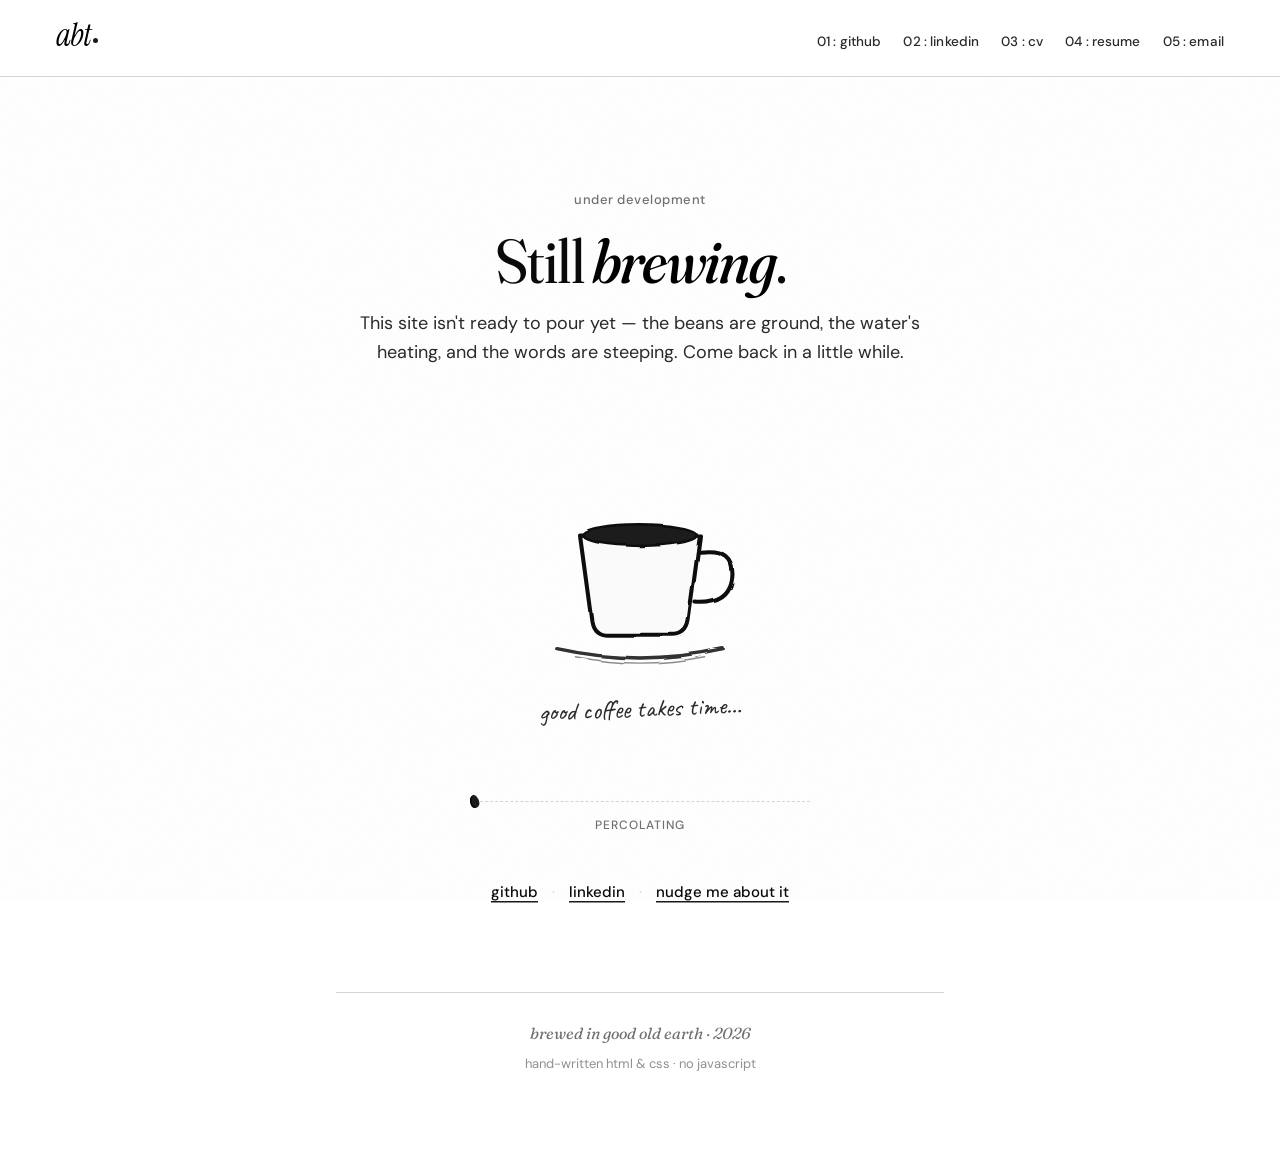
<file: index.html>
<!doctype html>
<html lang="en">
  <head>
    <meta charset="utf-8" />
    <meta name="viewport" content="width=device-width, initial-scale=1" />
    <title>Abdul Basit Tonmoy &mdash; still brewing</title>
    <meta
      name="description"
      content="Abdul Basit Tonmoy's site is under development — the beans are ground, the water is heating. Check back soon."
    />
    <meta name="theme-color" content="#ffffff" />

    <link rel="icon" href="assets/img/favicon.svg" type="image/svg+xml" />
    <link rel="apple-touch-icon" href="assets/img/favicon.svg" />

    <link rel="preconnect" href="https://fonts.googleapis.com" />
    <link rel="preconnect" href="https://fonts.gstatic.com" crossorigin />
    <link
      href="https://fonts.googleapis.com/css2?family=Caveat:wght@500;600&family=DM+Sans:ital,opsz,wght@0,9..40,400;0,9..40,500;0,9..40,600;1,9..40,400&family=Fraunces:ital,opsz,wght@0,9..144,400;0,9..144,500;0,9..144,600;1,9..144,400;1,9..144,500&family=Instrument+Serif:ital,wght@0,400;1,400&display=swap"
      rel="stylesheet"
    />

    <link rel="stylesheet" href="styles.css" />

    <style>
      /* ---------- Under-development landing ---------- */

      .wip {
        text-align: center;
        padding-top: 24px;
      }

      .wip .page-title {
        margin-bottom: 16px;
      }

      .wip .page-lede {
        margin: 0 auto 12px;
      }

      /* hand-drawn cup, inked with the same roughen filter as the
         hero stain ring */
      .cup-scene {
        position: relative;
        width: min(300px, 70vw);
        margin: 44px auto 8px;
      }

      .cup-scene svg {
        display: block;
        width: 100%;
        height: auto;
      }

      /* steam wisps — drawn strokes that rise, swell, and fade */
      .wisp {
        animation: wisp-rise 3.4s ease-in-out infinite;
        transform-origin: center 130px;
        opacity: 0;
      }

      .wisp:nth-child(2) {
        animation-delay: 1.1s;
      }

      .wisp:nth-child(3) {
        animation-delay: 2.2s;
      }

      @keyframes wisp-rise {
        0% {
          transform: translateY(8px) scaleY(0.85);
          opacity: 0;
        }
        35% {
          opacity: 0.55;
        }
        70% {
          opacity: 0.2;
        }
        100% {
          transform: translateY(-16px) scaleY(1.12);
          opacity: 0;
        }
      }

      /* the coffee surface shivers a little, like it was just poured */
      .coffee-surface {
        animation: surface-shiver 5s ease-in-out infinite;
        transform-origin: 130px 108px;
      }

      @keyframes surface-shiver {
        0%,
        100% {
          transform: rotate(0deg);
        }
        50% {
          transform: rotate(-1.1deg);
        }
      }

      /* handwritten margin note */
      .wip-note {
        font-family: var(--hand);
        font-size: 26px;
        color: var(--espresso-soft);
        transform: rotate(-2deg);
        display: inline-block;
        margin: 4px 0 0;
      }

      /* percolating bar — a dashed rule with one bean pacing along it */
      .percolate {
        position: relative;
        max-width: 340px;
        margin: 52px auto 0;
        border-bottom: 1.5px dashed var(--grounds);
        height: 20px;
      }

      .percolate .bean {
        position: absolute;
        bottom: -6.5px;
        left: 0;
        width: 9px;
        height: 13px;
        background: var(--crema);
        border-radius: 50% 50% 50% 50% / 60% 60% 40% 40%;
        box-shadow: inset 1.5px 0 0 var(--crema-deep);
        transform: rotate(-15deg);
        animation: percolate 7s cubic-bezier(0.45, 0, 0.55, 1) infinite
          alternate;
      }

      @keyframes percolate {
        from {
          left: 2%;
          transform: rotate(-15deg);
        }
        to {
          left: 94%;
          transform: rotate(345deg);
        }
      }

      .percolate-label {
        font-family: var(--sans);
        font-size: 12px;
        font-weight: 500;
        letter-spacing: 0.08em;
        text-transform: uppercase;
        color: var(--latte);
        margin: 14px 0 0;
      }

      .wip-actions {
        margin: 44px 0 0;
        font-family: var(--sans);
        font-size: 15px;
        color: var(--latte);
      }

      .wip-actions a {
        color: var(--espresso);
        font-weight: 500;
      }

      .wip-actions .dot {
        display: inline-block;
        margin: 0 10px;
        color: var(--grounds);
      }

      @media (prefers-reduced-motion: reduce) {
        .wisp {
          animation: none;
          opacity: 0.4;
        }
        .coffee-surface,
        .percolate .bean {
          animation: none;
        }
        .percolate .bean {
          left: 46%;
        }
      }

      @media (max-width: 720px) {
        .wip-note {
          font-size: 23px;
        }
      }
    </style>
  </head>

  <body>
    <header class="topnav">
      <a href="./" class="brand">
        <span class="brand-glyph">abt</span>
      </a>
      <nav class="nav-list" aria-label="primary">
        <a href="https://github.com/abtonmoy">01 : github</a>
        <a href="https://linkedin.com/in/abdul-basit-tonmoy">02 : linkedin</a>
        <a href="https://drive.google.com/drive/folders/1XuUOrKwvbpiu9fPLoT7gOQi841PWO5Fw?usp=sharing">03 : cv</a>
        <a href="https://drive.google.com/drive/folders/1CNJVHpJBf2k5RYKV4sfGT2qE45m3qys4?usp=sharing">04 : resume</a>
        <a href="mailto:atonmoy27@wabash.edu">05 : email</a>
      </nav>
    </header>

    <main class="page" id="top">
      <section class="wip">
        <header class="page-header" style="margin-bottom: 0">
          <p class="page-eyebrow" style="justify-content: center">
            <span>under development</span>
          </p>

          <h1 class="page-title">
            Still <em>brewing</em>.
          </h1>

          <p class="page-lede" style="text-align: center">
            This site isn't ready to pour yet &mdash; the beans are ground,
            the water's heating, and the words are steeping. Come back in a
            little while.
          </p>
        </header>

        <figure class="cup-scene" aria-hidden="true">
          <svg
            viewBox="0 0 260 230"
            xmlns="http://www.w3.org/2000/svg"
            role="img"
          >
            <defs>
              <filter id="rough" x="-10%" y="-10%" width="120%" height="120%">
                <feTurbulence
                  type="fractalNoise"
                  baseFrequency="0.024"
                  numOctaves="2"
                  seed="7"
                />
                <feDisplacementMap in="SourceGraphic" scale="5" />
              </filter>
            </defs>

            <!-- steam -->
            <g
              fill="none"
              stroke="#0a0a0a"
              stroke-width="2.2"
              stroke-linecap="round"
              filter="url(#rough)"
            >
              <path class="wisp" d="M108 92 C104 78 114 72 110 58 C107 47 114 42 112 32" />
              <path class="wisp" d="M130 88 C126 74 136 68 132 54 C129 43 136 38 134 26" />
              <path class="wisp" d="M152 92 C148 78 158 72 154 58 C151 47 158 42 156 32" />
            </g>

            <!-- cup -->
            <g filter="url(#rough)">
              <path
                d="M78 108 L88 182 Q90 194 102 194 L158 194 Q170 194 172 182 L182 108 Z"
                fill="#fafafa"
                stroke="#0a0a0a"
                stroke-width="3.5"
                stroke-linejoin="round"
              />
              <!-- handle -->
              <path
                d="M182 122 Q212 118 210 144 Q208 168 178 166"
                fill="none"
                stroke="#0a0a0a"
                stroke-width="3.5"
                stroke-linecap="round"
              />
              <!-- coffee -->
              <ellipse
                class="coffee-surface"
                cx="130"
                cy="108"
                rx="49"
                ry="9"
                fill="#1a1a1a"
                stroke="#0a0a0a"
                stroke-width="2"
              />
              <!-- saucer -->
              <path
                d="M58 206 Q130 222 202 206"
                fill="none"
                stroke="#0a0a0a"
                stroke-width="3"
                stroke-linecap="round"
                opacity="0.85"
              />
              <path
                d="M74 213 Q130 224 186 213"
                fill="none"
                stroke="#0a0a0a"
                stroke-width="1.2"
                stroke-linecap="round"
                opacity="0.45"
              />
            </g>
          </svg>
        </figure>

        <p class="wip-note">good coffee takes time&hellip;</p>

        <div class="percolate" aria-hidden="true">
          <span class="bean"></span>
        </div>
        <p class="percolate-label">percolating</p>

        <p class="wip-actions">
          <a href="https://github.com/abtonmoy">github</a>
          <span class="dot" aria-hidden="true">&middot;</span>
          <a href="https://linkedin.com/in/abdul-basit-tonmoy">linkedin</a>
          <span class="dot" aria-hidden="true">&middot;</span>
          <a href="mailto:atonmoy27@wabash.edu">nudge me about it</a>
        </p>
      </section>

      <footer class="footer">
        <p class="signoff">
          brewed in good old earth &middot; 2026
        </p>
        <p class="signoff small">
          hand-written html &amp; css &middot; no javascript
        </p>
      </footer>
    </main>
  </body>
</html>
</file>
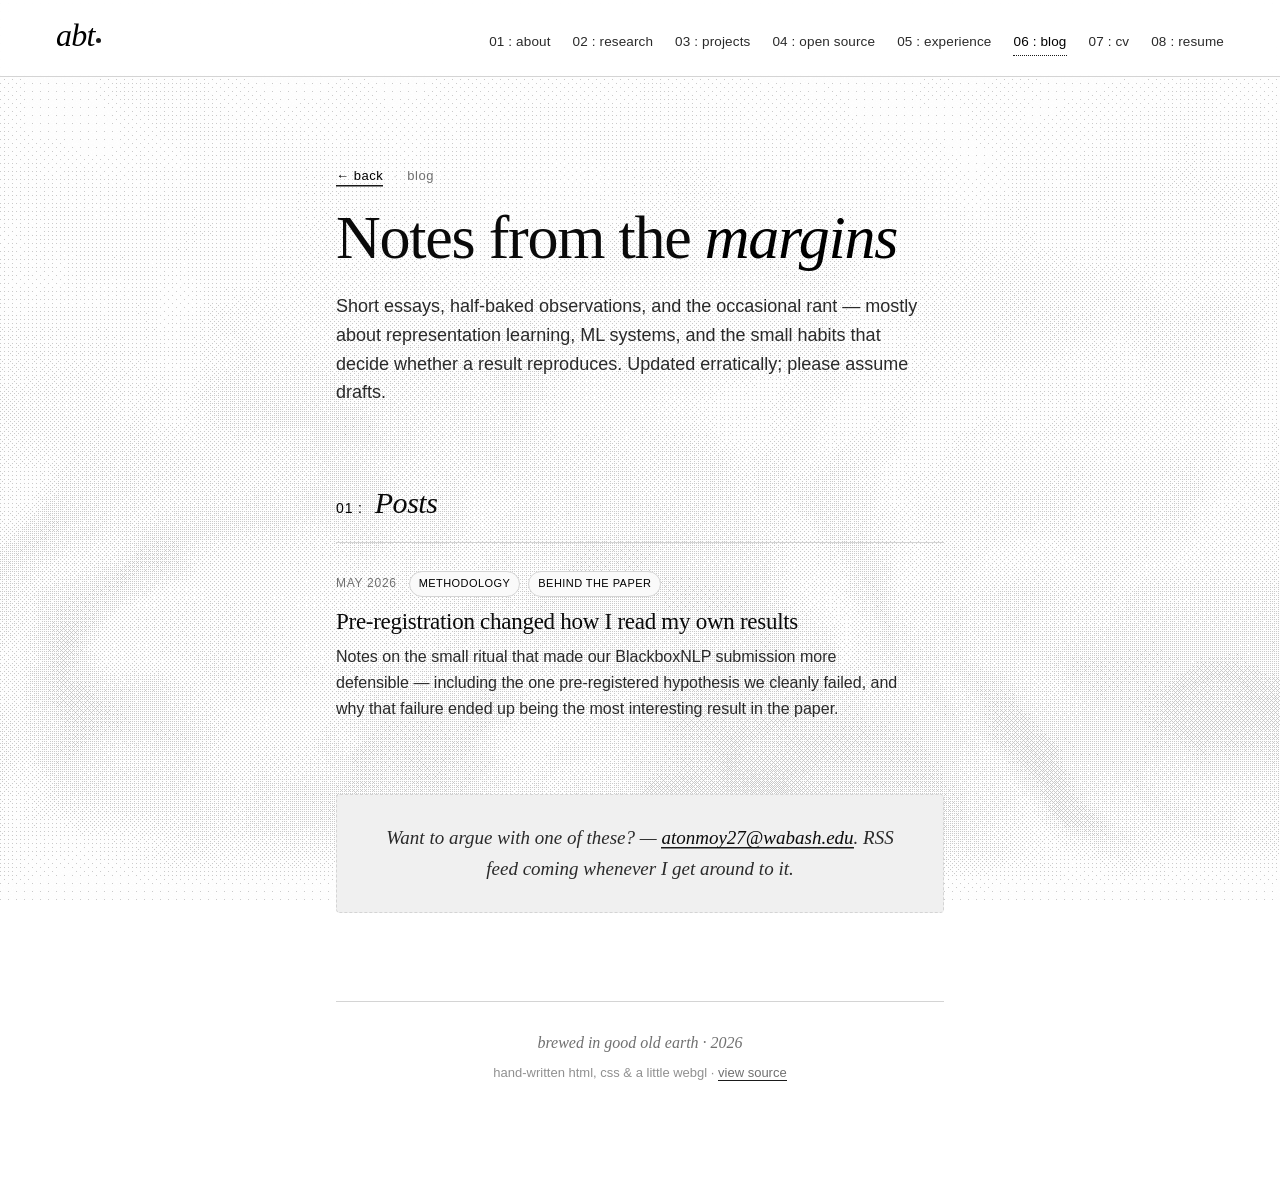
<file: blog/index.html>
<!doctype html>
<html lang="en">
  <head>
    <meta charset="utf-8" />
    <meta name="viewport" content="width=device-width, initial-scale=1" />
    <title>Blog &mdash; Abdul Basit Tonmoy</title>
    <meta
      name="description"
      content="Notes and short essays by Abdul Basit Tonmoy on ML research, systems, and the occasional cup of coffee."
    />
    <meta name="theme-color" content="#ffffff" />

    <link rel="icon" href="../assets/img/favicon.svg" type="image/svg+xml" />
    <link rel="apple-touch-icon" href="../assets/img/favicon.svg" />

    <link rel="preconnect" href="https://fonts.googleapis.com" />
    <link rel="preconnect" href="https://fonts.gstatic.com" crossorigin />
    <link
      href="https://fonts.googleapis.com/css2?family=Caveat:wght@500;600&family=IBM+Plex+Mono:ital,wght@0,400;0,500;1,400&family=IBM+Plex+Sans:ital,wght@0,400;0,500;0,600;1,400&family=IBM+Plex+Serif:ital,wght@0,400;0,500;0,600;1,400;1,500&display=swap"
      rel="stylesheet"
    />

    <link rel="stylesheet" href="../styles.css" />
  </head>

  <body>
    <header class="topnav">
      <a href="../index.html" class="brand">
        <span class="brand-glyph">abt</span>
      </a>
      <nav class="nav-list" aria-label="primary">
        <a href="../index.html#about">01 : about</a>
        <a href="../research/index.html">02 : research</a>
        <a href="../projects/index.html">03 : projects</a>
        <a href="../oss/index.html">04 : open source</a>
        <a href="../experience/index.html">05 : experience</a>
        <a href="./index.html" aria-current="page">06 : blog</a>
        <a href="https://drive.google.com/drive/folders/1XuUOrKwvbpiu9fPLoT7gOQi841PWO5Fw?usp=sharing">07 : cv</a>
        <a href="https://drive.google.com/drive/folders/1CNJVHpJBf2k5RYKV4sfGT2qE45m3qys4?usp=sharing">08 : resume</a>
      </nav>
    </header>

    <main class="page" id="top">
      <header class="page-header">
        <p class="page-eyebrow">
          <a href="../index.html" class="back-link">&larr; back</a>
          <span class="dot">&middot;</span>
          <span>blog</span>
        </p>

        <h1 class="page-title">
          Notes from the <em>margins</em>
        </h1>

        <p class="page-lede">
          Short essays, half-baked observations, and the occasional rant
          &mdash; mostly about representation learning, ML systems, and the
          small habits that decide whether a result reproduces. Updated
          erratically; please assume drafts.
        </p>
      </header>

      <section class="block">
        <h2 class="block-title">
          <span class="num">01 :</span> Posts
        </h2>

        <ol class="posts">
          <li class="post">
            <div class="post-meta">
              <span class="post-date">May 2026</span>
              <span class="post-tag">methodology</span>
              <span class="post-tag">behind the paper</span>
            </div>
            <h3 class="post-title">
              <a href="pre-registration/index.html">Pre-registration changed how I read my own results</a>
            </h3>
            <p class="post-excerpt">
              Notes on the small ritual that made our BlackboxNLP
              submission more defensible &mdash; including the one
              pre-registered hypothesis we cleanly failed, and why that
              failure ended up being the most interesting result in the
              paper.
            </p>
          </li>
        </ol>
      </section>

      <section class="cta">
        <p class="cta-line">
          Want to argue with one of these? &mdash;
          <a href="mailto:atonmoy27@wabash.edu">atonmoy27@wabash.edu</a>.
          RSS feed coming whenever I get around to it.
        </p>
      </section>

      <footer class="footer">
        <p class="signoff">
          brewed in good old earth &middot; 2026
        </p>
        <p class="signoff small">
          hand-written html, css &amp; a little webgl &middot;
          <a href="https://github.com/abtonmoy">view source</a>
        </p>
      </footer>
    </main>

    <script src="../assets/js/bg.js" data-steam="blog" defer></script>
  </body>
</html>
</file>
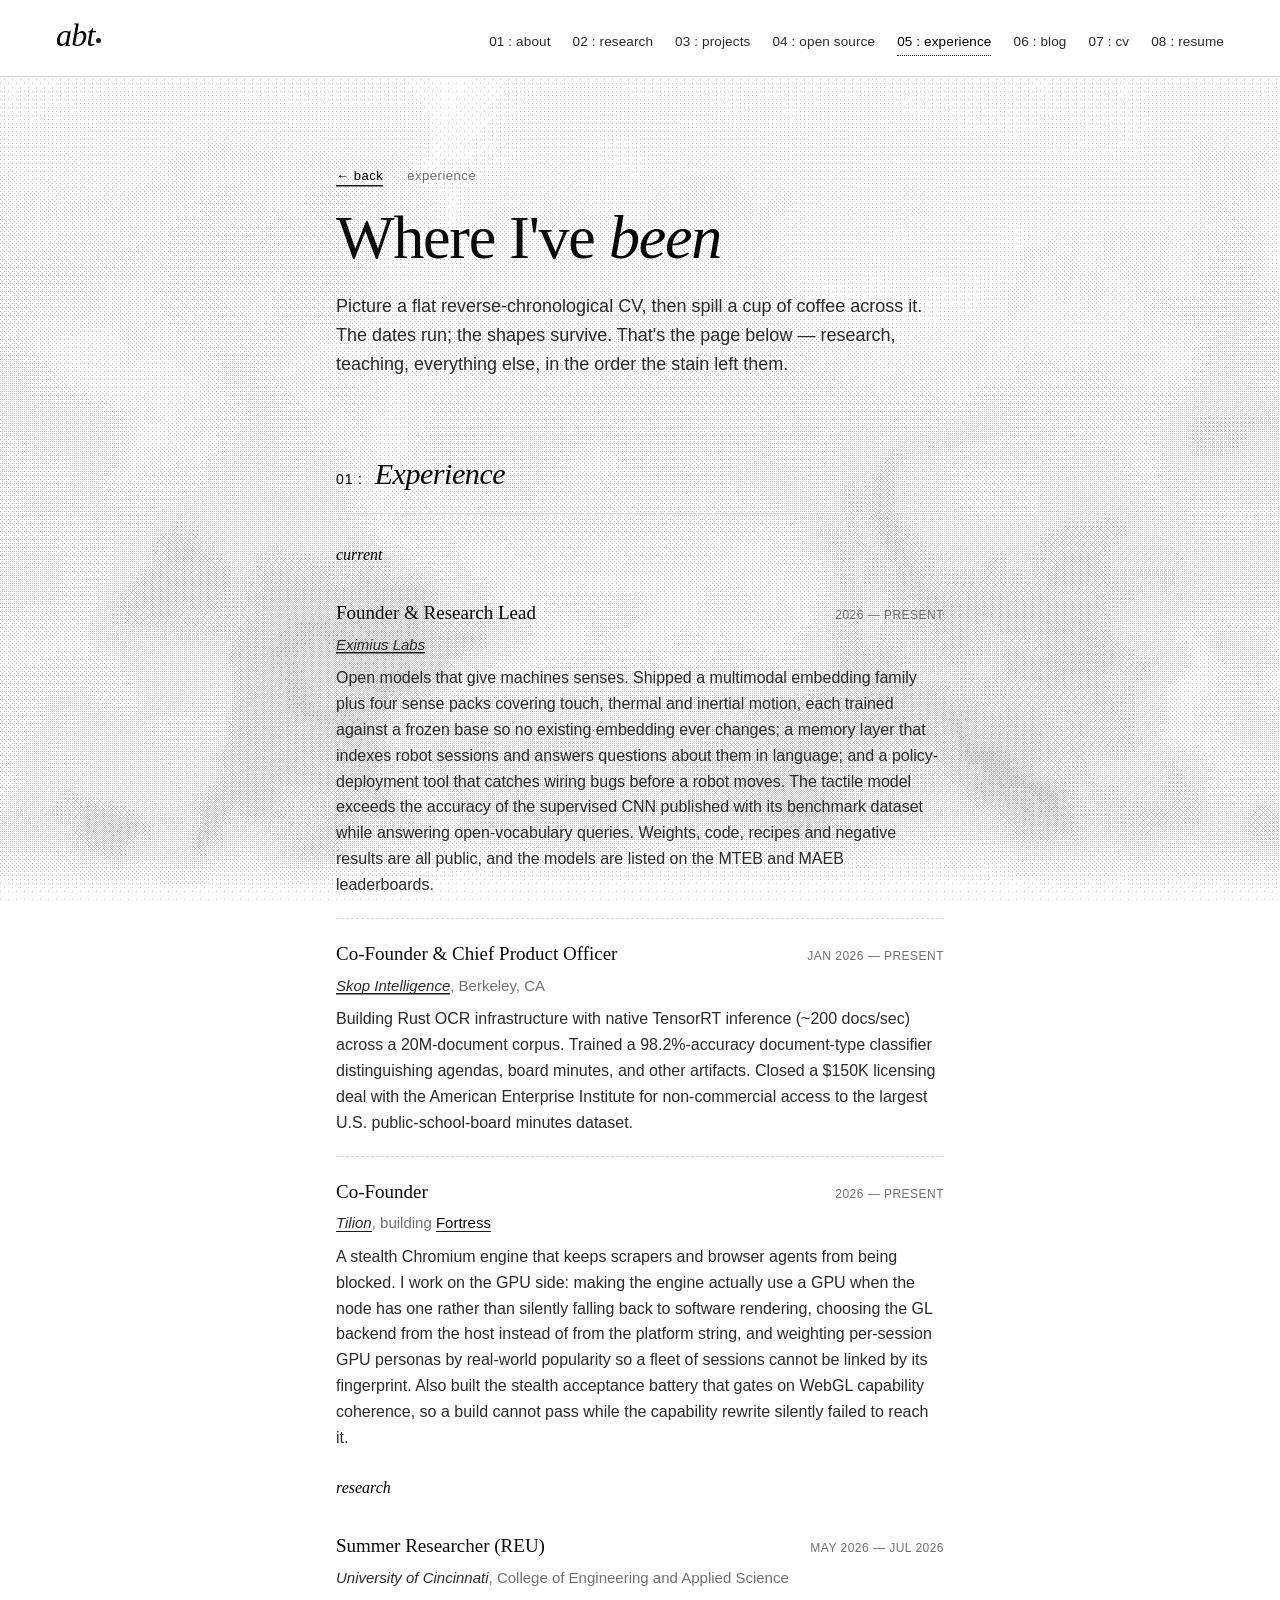
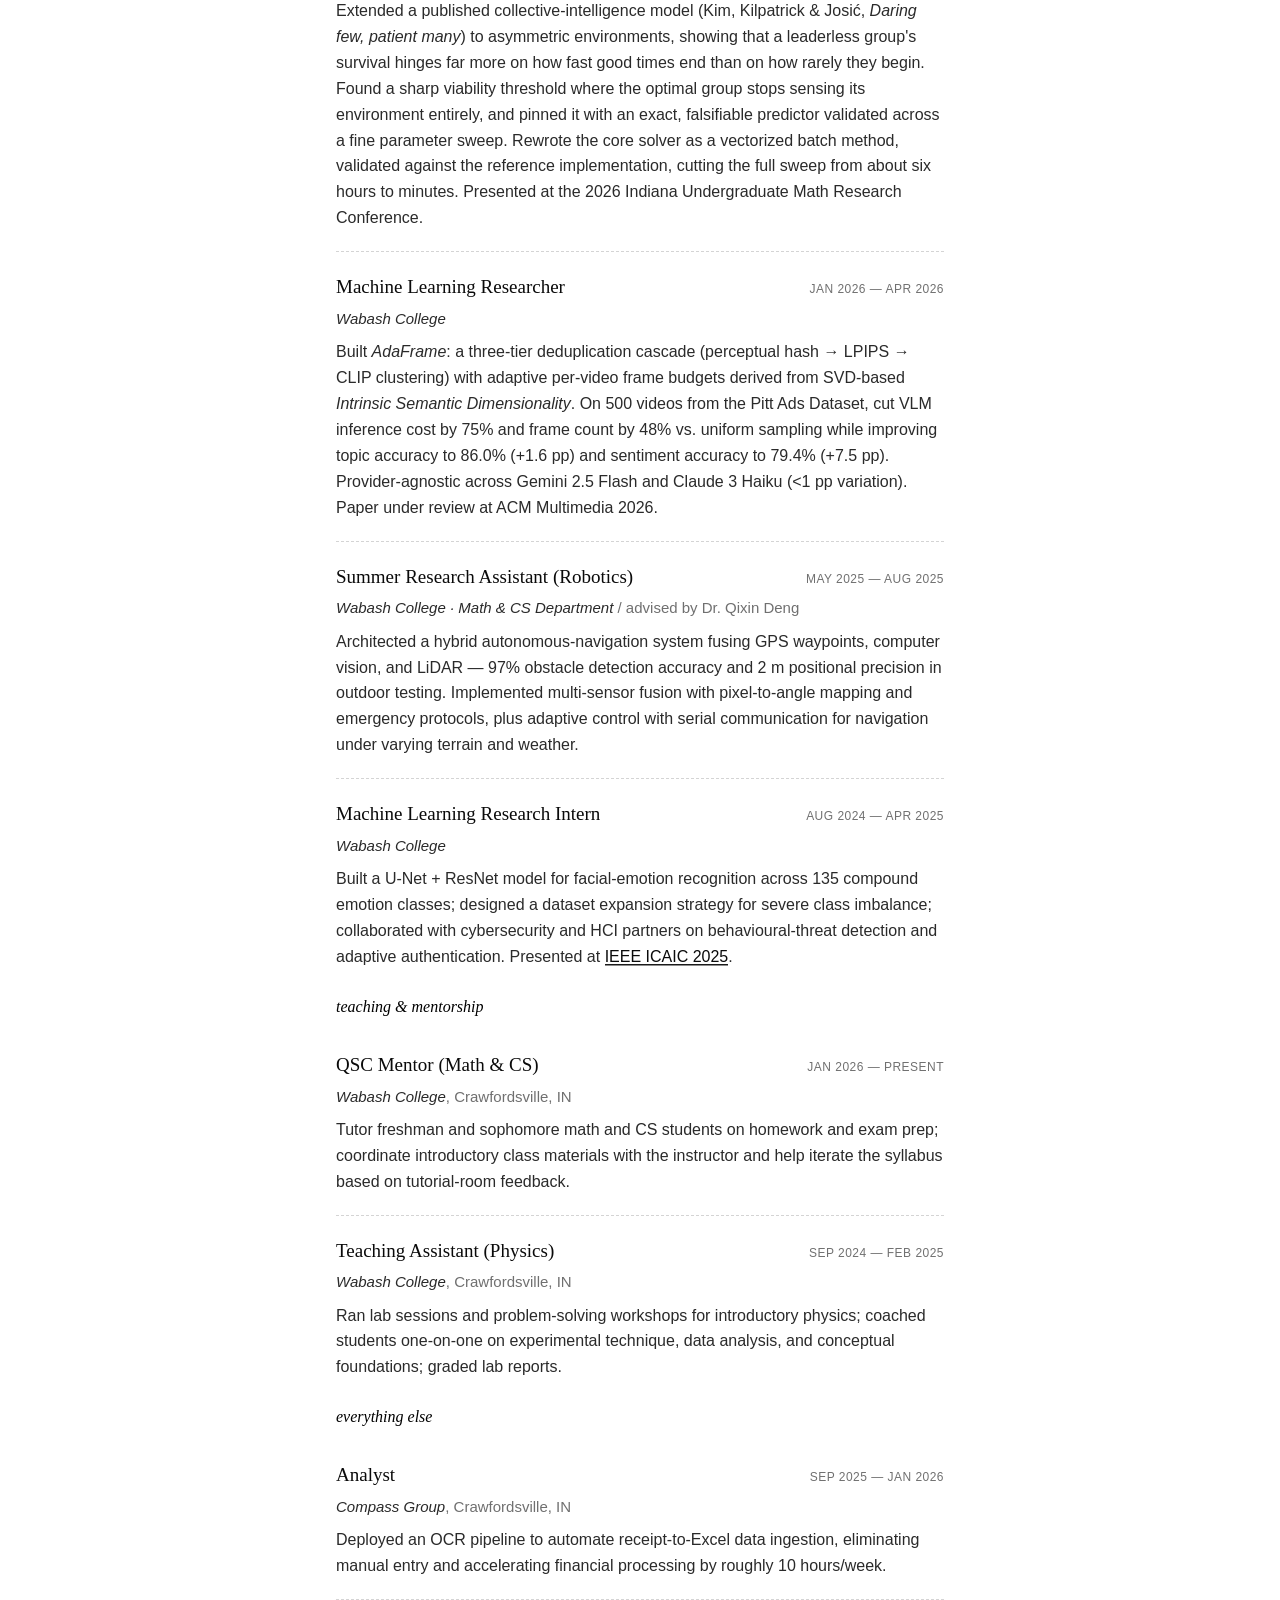
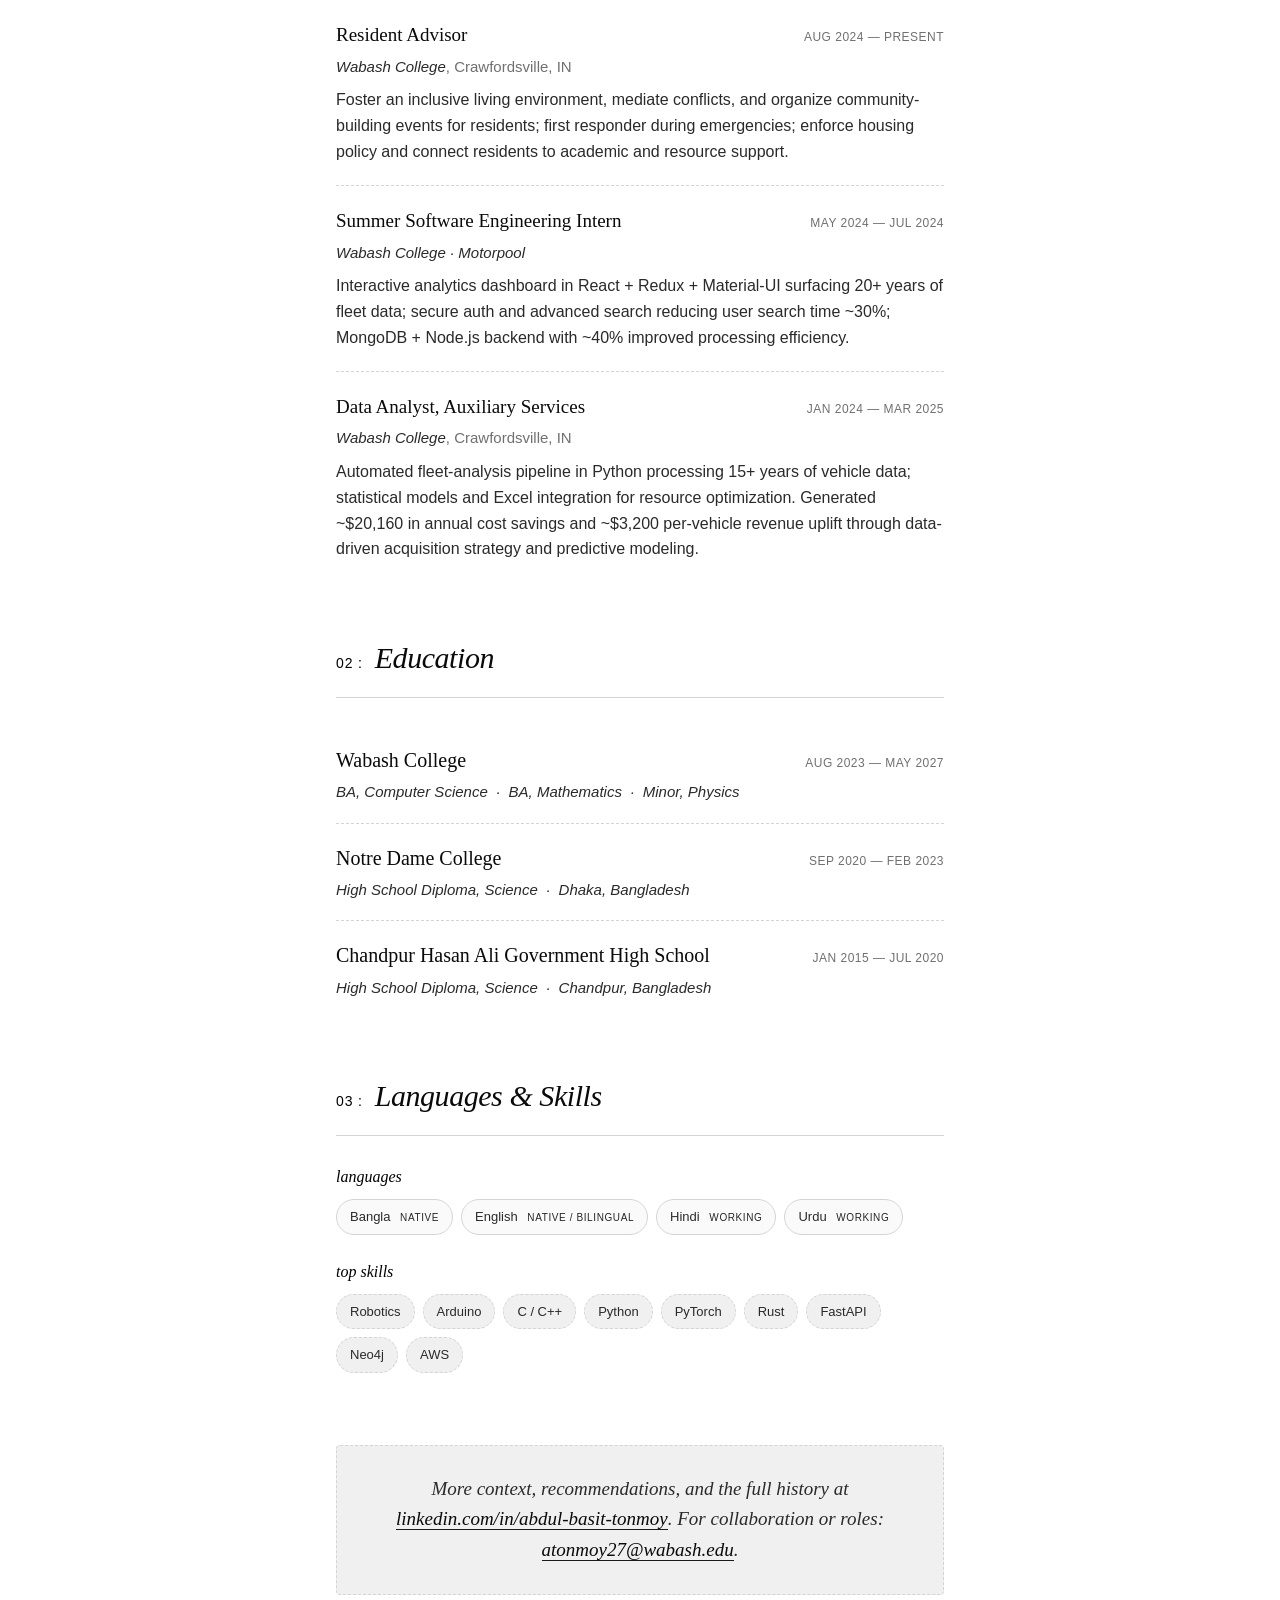
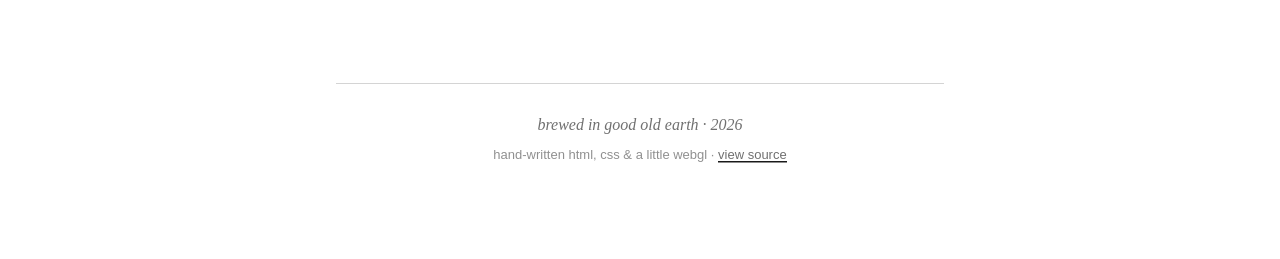
<file: experience/index.html>
<!doctype html>
<html lang="en">
  <head>
    <meta charset="utf-8" />
    <meta name="viewport" content="width=device-width, initial-scale=1" />
    <title>Experience &mdash; Abdul Basit Tonmoy</title>
    <meta
      name="description"
      content="The full work, research, teaching, and leadership timeline for Abdul Basit Tonmoy."
    />
    <meta name="theme-color" content="#ffffff" />

    <link rel="icon" href="../assets/img/favicon.svg" type="image/svg+xml" />
    <link rel="apple-touch-icon" href="../assets/img/favicon.svg" />

    <link rel="preconnect" href="https://fonts.googleapis.com" />
    <link rel="preconnect" href="https://fonts.gstatic.com" crossorigin />
    <link
      href="https://fonts.googleapis.com/css2?family=Caveat:wght@500;600&family=IBM+Plex+Mono:ital,wght@0,400;0,500;1,400&family=IBM+Plex+Sans:ital,wght@0,400;0,500;0,600;1,400&family=IBM+Plex+Serif:ital,wght@0,400;0,500;0,600;1,400;1,500&display=swap"
      rel="stylesheet"
    />

    <link rel="stylesheet" href="../styles.css" />
  </head>

  <body>
    <header class="topnav">
      <a href="../index.html" class="brand">
        <span class="brand-glyph">abt</span>
      </a>
      <nav class="nav-list" aria-label="primary">
        <a href="../index.html#about">01 : about</a>
        <a href="../research/index.html">02 : research</a>
        <a href="../projects/index.html">03 : projects</a>
        <a href="../oss/index.html">04 : open source</a>
        <a href="./index.html" aria-current="page">05 : experience</a>
        <a href="../blog/index.html">06 : blog</a>
        <a href="https://drive.google.com/drive/folders/1XuUOrKwvbpiu9fPLoT7gOQi841PWO5Fw?usp=sharing">07 : cv</a>
        <a href="https://drive.google.com/drive/folders/1CNJVHpJBf2k5RYKV4sfGT2qE45m3qys4?usp=sharing">08 : resume</a>
      </nav>
    </header>

    <main class="page" id="top">
      <header class="page-header">
        <p class="page-eyebrow">
          <a href="../index.html" class="back-link">&larr; back</a>
          <span class="dot">&middot;</span>
          <span>experience</span>
        </p>

        <h1 class="page-title">
          Where I've <em>been</em>
        </h1>

        <p class="page-lede">
          Picture a flat reverse-chronological CV, then spill a cup of
          coffee across it. The dates run; the shapes survive. That's the
          page below &mdash; research, teaching, everything else, in the
          order the stain left them.
        </p>
      </header>

      <section class="block">
        <h2 class="block-title">
          <span class="num">01 :</span> Experience
        </h2>

        <div class="course-group">
          <p class="course-label">current</p>
          <ol class="experience">
            <li class="role">
              <div class="role-head">
                <h3 class="role-title">Founder &amp; Research Lead</h3>
                <span class="role-when">2026 &mdash; Present</span>
              </div>
              <p class="role-where">
                <a href="https://www.eximiuslabs.com/"><em>Eximius Labs</em></a>
              </p>
              <p class="role-note">
                Open models that give machines senses. Shipped a multimodal
                embedding family plus four sense packs covering touch,
                thermal and inertial motion, each trained against a frozen
                base so no existing embedding ever changes; a memory layer
                that indexes robot sessions and answers questions about them
                in language; and a policy-deployment tool that catches wiring
                bugs before a robot moves. The tactile model exceeds the
                accuracy of the supervised CNN published with its benchmark
                dataset while answering open-vocabulary queries. Weights,
                code, recipes and negative results are all public, and the
                models are listed on the MTEB and MAEB leaderboards.
              </p>
            </li>
            <li class="role">
              <div class="role-head">
                <h3 class="role-title">Co-Founder &amp; Chief Product Officer</h3>
                <span class="role-when">Jan 2026 &mdash; Present</span>
              </div>
              <p class="role-where">
                <a href="https://skop.dev/"><em>Skop Intelligence</em></a>, Berkeley, CA
              </p>
              <p class="role-note">
                Building Rust OCR infrastructure with native TensorRT
                inference (~200&nbsp;docs/sec) across a 20M-document
                corpus. Trained a 98.2%-accuracy document-type classifier
                distinguishing agendas, board minutes, and other artifacts.
                Closed a $150K licensing deal with the American Enterprise
                Institute for non-commercial access to the largest U.S.
                public-school-board minutes dataset.
              </p>
            </li>

            <li class="role">
              <div class="role-head">
                <h3 class="role-title">Co-Founder</h3>
                <span class="role-when">2026 &mdash; Present</span>
              </div>
              <p class="role-where">
                <a href="https://tilion.dev/"><em>Tilion</em></a>, building
                <a href="https://github.com/tiliondev/fortress">Fortress</a>
              </p>
              <p class="role-note">
                A stealth Chromium engine that keeps scrapers and browser
                agents from being blocked. I work on the GPU side: making the
                engine actually use a GPU when the node has one rather than
                silently falling back to software rendering, choosing the GL
                backend from the host instead of from the platform string, and
                weighting per-session GPU personas by real-world popularity so
                a fleet of sessions cannot be linked by its fingerprint. Also
                built the stealth acceptance battery that gates on WebGL
                capability coherence, so a build cannot pass while the
                capability rewrite silently failed to reach it.
              </p>
            </li>
          </ol>
        </div>

        <div class="course-group">
          <p class="course-label">research</p>
          <ol class="experience">
            <li class="role">
              <div class="role-head">
                <h3 class="role-title">Summer Researcher (REU)</h3>
                <span class="role-when">May 2026 &mdash; Jul 2026</span>
              </div>
              <p class="role-where">
                <em>University of Cincinnati</em>, College of Engineering and
                Applied Science
              </p>
              <p class="role-note">
                Extended a published collective-intelligence model (Kim,
                Kilpatrick &amp; Josić, <em>Daring few, patient
                many</em>) to asymmetric environments, showing that a
                leaderless group's survival hinges far more on how fast good
                times end than on how rarely they begin. Found a sharp
                viability threshold where the optimal group stops sensing its
                environment entirely, and pinned it with an exact, falsifiable
                predictor validated across a fine parameter sweep. Rewrote the
                core solver as a vectorized batch method, validated against the
                reference implementation, cutting the full sweep from about six
                hours to minutes. Presented at the 2026 Indiana Undergraduate
                Math Research Conference.
              </p>
            </li>

            <li class="role">
              <div class="role-head">
                <h3 class="role-title">Machine Learning Researcher</h3>
                <span class="role-when">Jan 2026 &mdash; Apr 2026</span>
              </div>
              <p class="role-where">
                <em>Wabash College</em>
              </p>
              <p class="role-note">
                Built <em>AdaFrame</em>: a three-tier deduplication cascade
                (perceptual hash &rarr; LPIPS &rarr; CLIP clustering) with
                adaptive per-video frame budgets derived from SVD-based
                <em>Intrinsic Semantic Dimensionality</em>. On 500 videos
                from the Pitt Ads Dataset, cut VLM inference cost by 75%
                and frame count by 48% vs. uniform sampling while improving
                topic accuracy to 86.0% (+1.6&nbsp;pp) and sentiment
                accuracy to 79.4% (+7.5&nbsp;pp). Provider-agnostic across
                Gemini&nbsp;2.5 Flash and Claude&nbsp;3 Haiku
                (&lt;1&nbsp;pp variation). Paper under review at ACM
                Multimedia 2026.
              </p>
            </li>

            <li class="role">
              <div class="role-head">
                <h3 class="role-title">Summer Research Assistant (Robotics)</h3>
                <span class="role-when">May 2025 &mdash; Aug 2025</span>
              </div>
              <p class="role-where">
                <em>Wabash College &middot; Math &amp; CS Department</em>
                <span class="sep">/</span>
                advised by Dr. Qixin Deng
              </p>
              <p class="role-note">
                Architected a hybrid autonomous-navigation system fusing GPS
                waypoints, computer vision, and LiDAR &mdash; 97% obstacle
                detection accuracy and 2&nbsp;m positional precision in
                outdoor testing. Implemented multi-sensor fusion with
                pixel-to-angle mapping and emergency protocols, plus
                adaptive control with serial communication for navigation
                under varying terrain and weather.
              </p>
            </li>

            <li class="role">
              <div class="role-head">
                <h3 class="role-title">Machine Learning Research Intern</h3>
                <span class="role-when">Aug 2024 &mdash; Apr 2025</span>
              </div>
              <p class="role-where">
                <em>Wabash College</em>
              </p>
              <p class="role-note">
                Built a U-Net + ResNet model for facial-emotion recognition
                across 135 compound emotion classes; designed a dataset
                expansion strategy for severe class imbalance; collaborated
                with cybersecurity and HCI partners on behavioural-threat
                detection and adaptive authentication. Presented at
                <a href="https://ieeexplore.ieee.org/abstract/document/10848788">IEEE ICAIC 2025</a>.
              </p>
            </li>
          </ol>
        </div>

        <div class="course-group">
          <p class="course-label">teaching &amp; mentorship</p>
          <ol class="experience">
            <li class="role">
              <div class="role-head">
                <h3 class="role-title">QSC Mentor (Math &amp; CS)</h3>
                <span class="role-when">Jan 2026 &mdash; Present</span>
              </div>
              <p class="role-where">
                <em>Wabash College</em>, Crawfordsville, IN
              </p>
              <p class="role-note">
                Tutor freshman and sophomore math and CS students on
                homework and exam prep; coordinate introductory class
                materials with the instructor and help iterate the syllabus
                based on tutorial-room feedback.
              </p>
            </li>

            <li class="role">
              <div class="role-head">
                <h3 class="role-title">Teaching Assistant (Physics)</h3>
                <span class="role-when">Sep 2024 &mdash; Feb 2025</span>
              </div>
              <p class="role-where">
                <em>Wabash College</em>, Crawfordsville, IN
              </p>
              <p class="role-note">
                Ran lab sessions and problem-solving workshops for
                introductory physics; coached students one-on-one on
                experimental technique, data analysis, and conceptual
                foundations; graded lab reports.
              </p>
            </li>
          </ol>
        </div>

        <div class="course-group">
          <p class="course-label">everything else</p>
          <ol class="experience">
            <li class="role">
              <div class="role-head">
                <h3 class="role-title">Analyst</h3>
                <span class="role-when">Sep 2025 &mdash; Jan 2026</span>
              </div>
              <p class="role-where">
                <em>Compass Group</em>, Crawfordsville, IN
              </p>
              <p class="role-note">
                Deployed an OCR pipeline to automate receipt-to-Excel data
                ingestion, eliminating manual entry and accelerating
                financial processing by roughly 10&nbsp;hours/week.
              </p>
            </li>

            <li class="role">
              <div class="role-head">
                <h3 class="role-title">Resident Advisor</h3>
                <span class="role-when">Aug 2024 &mdash; Present</span>
              </div>
              <p class="role-where">
                <em>Wabash College</em>, Crawfordsville, IN
              </p>
              <p class="role-note">
                Foster an inclusive living environment, mediate conflicts,
                and organize community-building events for residents; first
                responder during emergencies; enforce housing policy and
                connect residents to academic and resource support.
              </p>
            </li>

            <li class="role">
              <div class="role-head">
                <h3 class="role-title">Summer Software Engineering Intern</h3>
                <span class="role-when">May 2024 &mdash; Jul 2024</span>
              </div>
              <p class="role-where">
                <em>Wabash College &middot; Motorpool</em>
              </p>
              <p class="role-note">
                Interactive analytics dashboard in React + Redux +
                Material-UI surfacing 20+ years of fleet data; secure auth
                and advanced search reducing user search time ~30%;
                MongoDB + Node.js backend with ~40% improved processing
                efficiency.
              </p>
            </li>

            <li class="role">
              <div class="role-head">
                <h3 class="role-title">Data Analyst, Auxiliary Services</h3>
                <span class="role-when">Jan 2024 &mdash; Mar 2025</span>
              </div>
              <p class="role-where">
                <em>Wabash College</em>, Crawfordsville, IN
              </p>
              <p class="role-note">
                Automated fleet-analysis pipeline in Python processing 15+
                years of vehicle data; statistical models and Excel
                integration for resource optimization. Generated ~$20,160
                in annual cost savings and ~$3,200 per-vehicle revenue
                uplift through data-driven acquisition strategy and
                predictive modeling.
              </p>
            </li>
          </ol>
        </div>
      </section>

      <section class="block">
        <h2 class="block-title">
          <span class="num">02 :</span> Education
        </h2>

        <ol class="education">
          <li class="edu">
            <div class="edu-head">
              <h3 class="edu-school">Wabash College</h3>
              <span class="edu-when">Aug 2023 &mdash; May 2027</span>
            </div>
            <p class="edu-degree">
              BA, Computer Science &nbsp;&middot;&nbsp; BA, Mathematics
              &nbsp;&middot;&nbsp; Minor, Physics
            </p>
          </li>

          <li class="edu">
            <div class="edu-head">
              <h3 class="edu-school">Notre Dame College</h3>
              <span class="edu-when">Sep 2020 &mdash; Feb 2023</span>
            </div>
            <p class="edu-degree">
              High School Diploma, Science
              &nbsp;&middot;&nbsp; Dhaka, Bangladesh
            </p>
          </li>

          <li class="edu">
            <div class="edu-head">
              <h3 class="edu-school">Chandpur Hasan Ali Government High School</h3>
              <span class="edu-when">Jan 2015 &mdash; Jul 2020</span>
            </div>
            <p class="edu-degree">
              High School Diploma, Science
              &nbsp;&middot;&nbsp; Chandpur, Bangladesh
            </p>
          </li>
        </ol>
      </section>

      <section class="block">
        <h2 class="block-title">
          <span class="num">03 :</span> Languages &amp; Skills
        </h2>

        <div class="course-group">
          <p class="course-label">languages</p>
          <ul class="chips">
            <li>
              Bangla
              <span class="chip-tag">native</span>
            </li>
            <li>
              English
              <span class="chip-tag">native / bilingual</span>
            </li>
            <li>
              Hindi
              <span class="chip-tag">working</span>
            </li>
            <li>
              Urdu
              <span class="chip-tag">working</span>
            </li>
          </ul>
        </div>

        <div class="course-group">
          <p class="course-label">top skills</p>
          <ul class="chips chips-math">
            <li>Robotics</li>
            <li>Arduino</li>
            <li>C / C++</li>
            <li>Python</li>
            <li>PyTorch</li>
            <li>Rust</li>
            <li>FastAPI</li>
            <li>Neo4j</li>
            <li>AWS</li>
          </ul>
        </div>
      </section>

      <section class="cta">
        <p class="cta-line">
          More context, recommendations, and the full history at
          <a href="https://linkedin.com/in/abdul-basit-tonmoy">linkedin.com/in/abdul-basit-tonmoy</a>.
          For collaboration or roles:
          <a href="mailto:atonmoy27@wabash.edu">atonmoy27@wabash.edu</a>.
        </p>
      </section>

      <footer class="footer">
        <p class="signoff">
          brewed in good old earth &middot; 2026
        </p>
        <p class="signoff small">
          hand-written html, css &amp; a little webgl &middot;
          <a href="https://github.com/abtonmoy">view source</a>
        </p>
      </footer>
    </main>

    <script src="../assets/js/bg.js" data-steam="experience" defer></script>
  </body>
</html>
</file>
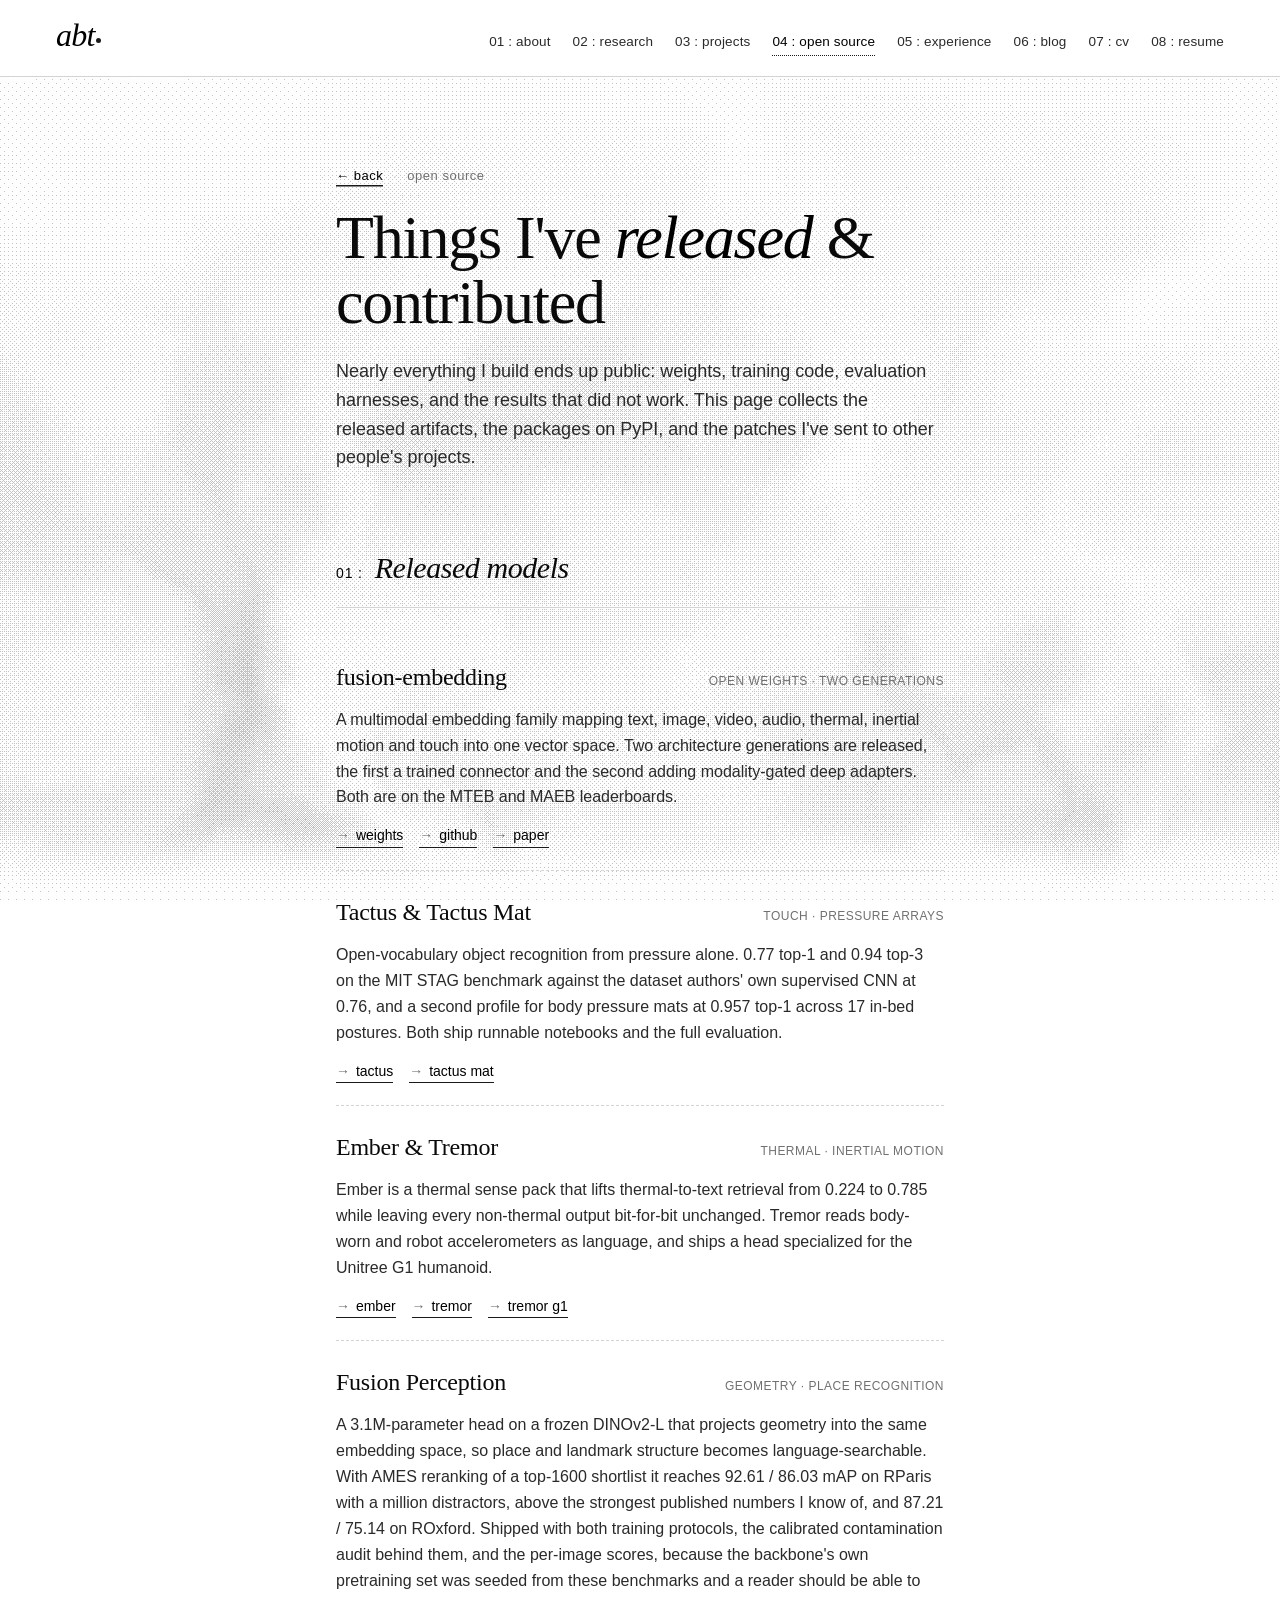
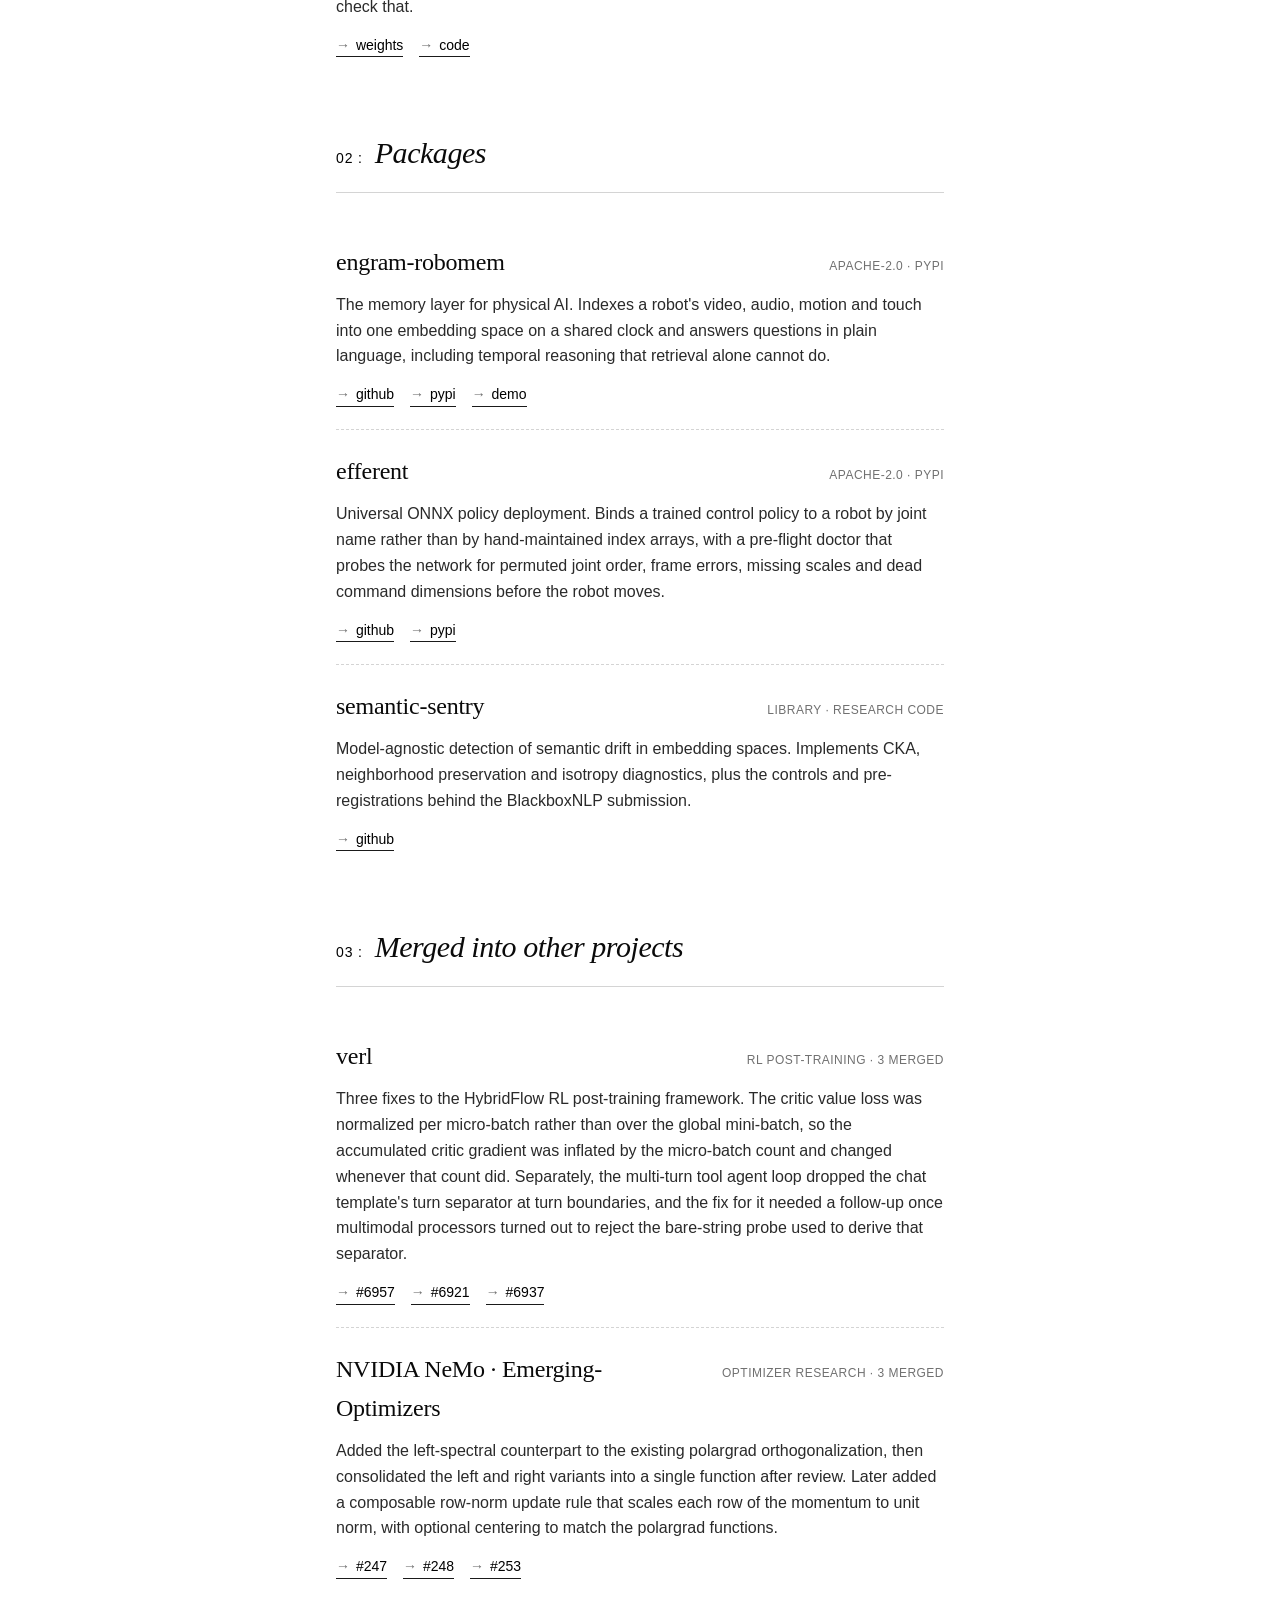
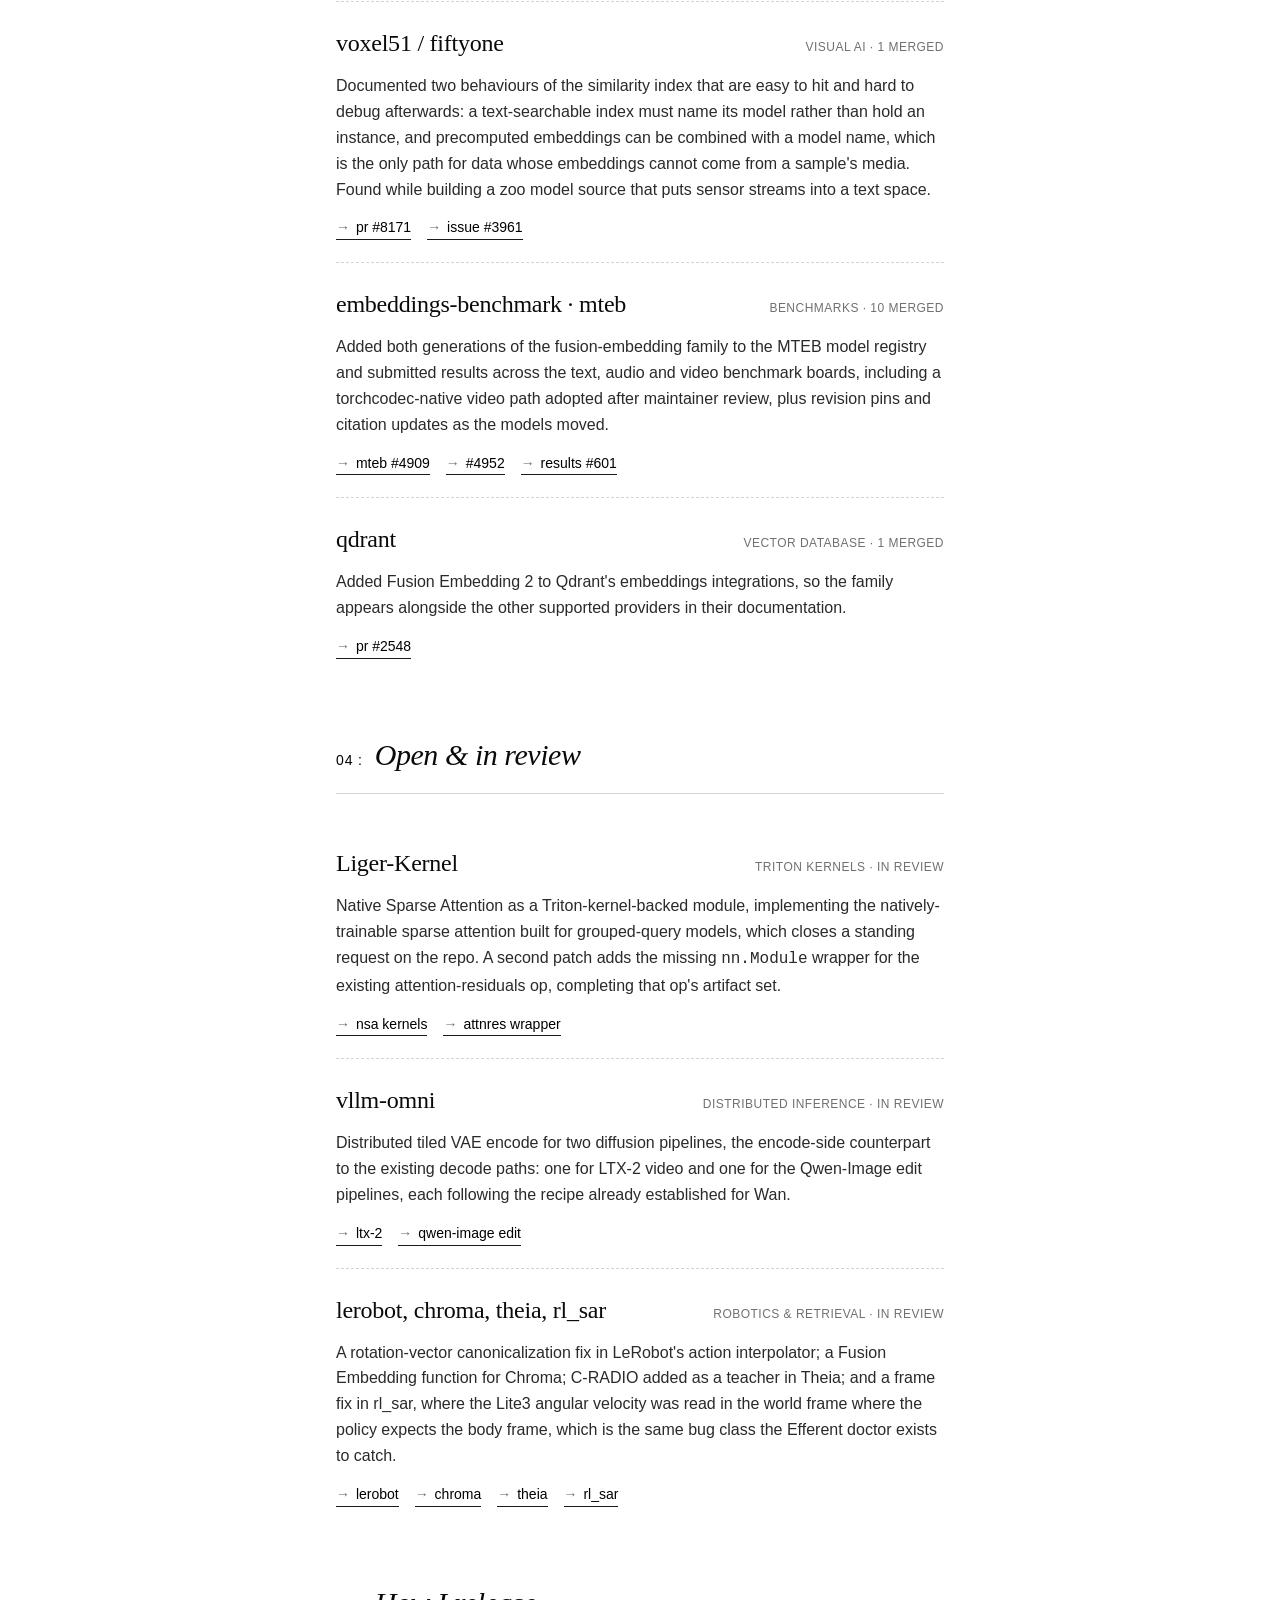
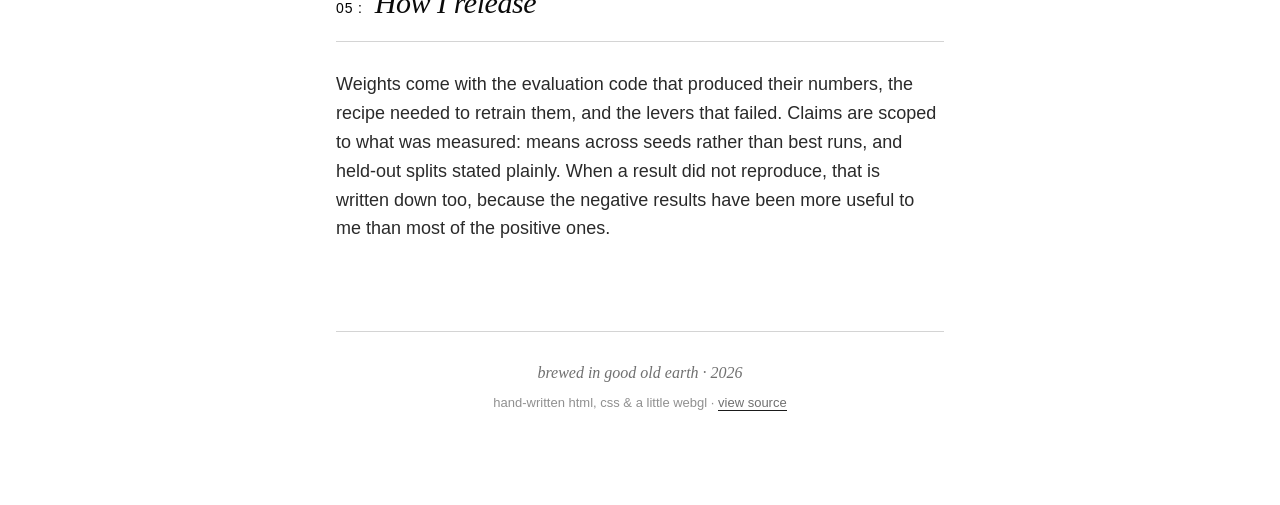
<file: oss/index.html>
<!doctype html>
<html lang="en">
  <head>
    <meta charset="utf-8" />
    <meta name="viewport" content="width=device-width, initial-scale=1" />
    <title>Open Source &mdash; Abdul Basit Tonmoy</title>
    <meta
      name="description"
      content="Open-source work by Abdul Basit Tonmoy: released models and weights, published packages, and contributions to other people's projects."
    />
    <meta name="theme-color" content="#ffffff" />

    <link rel="icon" href="../assets/img/favicon.svg" type="image/svg+xml" />
    <link rel="apple-touch-icon" href="../assets/img/favicon.svg" />

    <link rel="preconnect" href="https://fonts.googleapis.com" />
    <link rel="preconnect" href="https://fonts.gstatic.com" crossorigin />
    <link
      href="https://fonts.googleapis.com/css2?family=Caveat:wght@500;600&family=IBM+Plex+Mono:ital,wght@0,400;0,500;1,400&family=IBM+Plex+Sans:ital,wght@0,400;0,500;0,600;1,400&family=IBM+Plex+Serif:ital,wght@0,400;0,500;0,600;1,400;1,500&display=swap"
      rel="stylesheet"
    />

    <link rel="stylesheet" href="../styles.css" />
  </head>

  <body>
    <header class="topnav">
      <a href="../index.html" class="brand">
        <span class="brand-glyph">abt</span>
      </a>
      <nav class="nav-list" aria-label="primary">
        <a href="../index.html#about">01 : about</a>
        <a href="../research/index.html">02 : research</a>
        <a href="../projects/index.html">03 : projects</a>
        <a href="./index.html" aria-current="page">04 : open source</a>
        <a href="../experience/index.html">05 : experience</a>
        <a href="../blog/index.html">06 : blog</a>
        <a href="https://drive.google.com/drive/folders/1XuUOrKwvbpiu9fPLoT7gOQi841PWO5Fw?usp=sharing">07 : cv</a>
        <a href="https://drive.google.com/drive/folders/1CNJVHpJBf2k5RYKV4sfGT2qE45m3qys4?usp=sharing">08 : resume</a>
      </nav>
    </header>

    <main class="page" id="top">
      <header class="page-header">
        <p class="page-eyebrow">
          <a href="../index.html" class="back-link">&larr; back</a>
          <span class="dot">&middot;</span>
          <span>open source</span>
        </p>

        <h1 class="page-title">
          Things I've <em>released</em> &amp; contributed
        </h1>

        <p class="page-lede">
          Nearly everything I build ends up public: weights, training code,
          evaluation harnesses, and the results that did not work. This page
          collects the released artifacts, the packages on PyPI, and the
          patches I've sent to other people's projects.
        </p>
      </header>

      <section class="block">
        <h2 class="block-title">
          <span class="num">01 :</span> Released models
        </h2>

        <ul class="projects">
          <li class="project">
            <div class="project-head">
              <h3 class="project-name">fusion-embedding</h3>
              <span class="project-tag">open weights &middot; two generations</span>
            </div>
            <p class="project-desc">
              A multimodal embedding family mapping text, image, video, audio,
              thermal, inertial motion and touch into one vector space. Two
              architecture generations are released, the first a trained
              connector and the second adding modality-gated deep adapters.
              Both are on the MTEB and MAEB leaderboards.
            </p>
            <p class="project-links">
              <a href="https://huggingface.co/EximiusLabs">weights</a>
              <a href="https://github.com/Eximius-Labs/fusion-embedding">github</a>
              <a href="https://arxiv.org/abs/2607.18666">paper</a>
            </p>
          </li>

          <li class="project">
            <div class="project-head">
              <h3 class="project-name">Tactus &amp; Tactus Mat</h3>
              <span class="project-tag">touch &middot; pressure arrays</span>
            </div>
            <p class="project-desc">
              Open-vocabulary object recognition from pressure alone.
              0.77 top-1 and 0.94 top-3 on the MIT STAG benchmark against the
              dataset authors' own supervised CNN at 0.76, and a second
              profile for body pressure mats at 0.957 top-1 across 17 in-bed
              postures. Both ship runnable notebooks and the full evaluation.
            </p>
            <p class="project-links">
              <a href="https://huggingface.co/EximiusLabs/fusion-embedding-2-tactus">tactus</a>
              <a href="https://huggingface.co/EximiusLabs/fusion-embedding-2-tactus-mat">tactus mat</a>
            </p>
          </li>

          <li class="project">
            <div class="project-head">
              <h3 class="project-name">Ember &amp; Tremor</h3>
              <span class="project-tag">thermal &middot; inertial motion</span>
            </div>
            <p class="project-desc">
              Ember is a thermal sense pack that lifts thermal-to-text
              retrieval from 0.224 to 0.785 while leaving every non-thermal
              output bit-for-bit unchanged. Tremor reads body-worn and robot
              accelerometers as language, and ships a head specialized for the
              Unitree G1 humanoid.
            </p>
            <p class="project-links">
              <a href="https://huggingface.co/EximiusLabs/fusion-embedding-2-ember">ember</a>
              <a href="https://huggingface.co/EximiusLabs/fusion-embedding-2-tremor">tremor</a>
              <a href="https://huggingface.co/EximiusLabs/fusion-embedding-2-tremor-g1">tremor g1</a>
            </p>
          </li>

          <li class="project">
            <div class="project-head">
              <h3 class="project-name">Fusion Perception</h3>
              <span class="project-tag">geometry &middot; place recognition</span>
            </div>
            <p class="project-desc">
              A 3.1M-parameter head on a frozen DINOv2-L that projects geometry
              into the same embedding space, so place and landmark structure
              becomes language-searchable. With AMES reranking of a top-1600
              shortlist it reaches 92.61 / 86.03 mAP on RParis with a million
              distractors, above the strongest published numbers I know of, and
              87.21 / 75.14 on ROxford. Shipped with both training protocols,
              the calibrated contamination audit behind them, and the per-image
              scores, because the backbone's own pretraining set was seeded from
              these benchmarks and a reader should be able to check that.
            </p>
            <p class="project-links">
              <a href="https://huggingface.co/EximiusLabs/fusion-perception-1-preview">weights</a>
              <a href="https://github.com/Eximius-Labs/fusion-perception">code</a>
            </p>
          </li>
        </ul>
      </section>

      <section class="block">
        <h2 class="block-title">
          <span class="num">02 :</span> Packages
        </h2>

        <ul class="projects">
          <li class="project">
            <div class="project-head">
              <h3 class="project-name">engram-robomem</h3>
              <span class="project-tag">Apache-2.0 &middot; PyPI</span>
            </div>
            <p class="project-desc">
              The memory layer for physical AI. Indexes a robot's video, audio,
              motion and touch into one embedding space on a shared clock and
              answers questions in plain language, including temporal reasoning
              that retrieval alone cannot do.
            </p>
            <p class="project-links">
              <a href="https://github.com/Eximius-Labs/engram">github</a>
              <a href="https://pypi.org/project/engram-robomem">pypi</a>
              <a href="https://www.eximiuslabs.com/playground">demo</a>
            </p>
          </li>

          <li class="project">
            <div class="project-head">
              <h3 class="project-name">efferent</h3>
              <span class="project-tag">Apache-2.0 &middot; PyPI</span>
            </div>
            <p class="project-desc">
              Universal ONNX policy deployment. Binds a trained control policy
              to a robot by joint name rather than by hand-maintained index
              arrays, with a pre-flight doctor that probes the network for
              permuted joint order, frame errors, missing scales and dead
              command dimensions before the robot moves.
            </p>
            <p class="project-links">
              <a href="https://github.com/Eximius-Labs/efferent">github</a>
              <a href="https://pypi.org/project/efferent">pypi</a>
            </p>
          </li>

          <li class="project">
            <div class="project-head">
              <h3 class="project-name">semantic-sentry</h3>
              <span class="project-tag">library &middot; research code</span>
            </div>
            <p class="project-desc">
              Model-agnostic detection of semantic drift in embedding spaces.
              Implements CKA, neighborhood preservation and isotropy
              diagnostics, plus the controls and pre-registrations behind the
              BlackboxNLP submission.
            </p>
            <p class="project-links">
              <a href="https://github.com/abtonmoy/semantic-sentry">github</a>
            </p>
          </li>
        </ul>
      </section>

      <section class="block">
        <h2 class="block-title">
          <span class="num">03 :</span> Merged into other projects
        </h2>

        <ul class="projects">
          <li class="project">
            <div class="project-head">
              <h3 class="project-name">verl</h3>
              <span class="project-tag">RL post-training &middot; 3 merged</span>
            </div>
            <p class="project-desc">
              Three fixes to the HybridFlow RL post-training framework. The
              critic value loss was normalized per micro-batch rather than over
              the global mini-batch, so the accumulated critic gradient was
              inflated by the micro-batch count and changed whenever that count
              did. Separately, the multi-turn tool agent loop dropped the chat
              template's turn separator at turn boundaries, and the fix for it
              needed a follow-up once multimodal processors turned out to
              reject the bare-string probe used to derive that separator.
            </p>
            <p class="project-links">
              <a href="https://github.com/verl-project/verl/pull/6957">#6957</a>
              <a href="https://github.com/verl-project/verl/pull/6921">#6921</a>
              <a href="https://github.com/verl-project/verl/pull/6937">#6937</a>
            </p>
          </li>

          <li class="project">
            <div class="project-head">
              <h3 class="project-name">NVIDIA NeMo &middot; Emerging-Optimizers</h3>
              <span class="project-tag">optimizer research &middot; 3 merged</span>
            </div>
            <p class="project-desc">
              Added the left-spectral counterpart to the existing polargrad
              orthogonalization, then consolidated the left and right variants
              into a single function after review. Later added a composable
              row-norm update rule that scales each row of the momentum to unit
              norm, with optional centering to match the polargrad functions.
            </p>
            <p class="project-links">
              <a href="https://github.com/NVIDIA-NeMo/Emerging-Optimizers/pull/247">#247</a>
              <a href="https://github.com/NVIDIA-NeMo/Emerging-Optimizers/pull/248">#248</a>
              <a href="https://github.com/NVIDIA-NeMo/Emerging-Optimizers/pull/253">#253</a>
            </p>
          </li>

          <li class="project">
            <div class="project-head">
              <h3 class="project-name">voxel51 / fiftyone</h3>
              <span class="project-tag">visual AI &middot; 1 merged</span>
            </div>
            <p class="project-desc">
              Documented two behaviours of the similarity index that are easy
              to hit and hard to debug afterwards: a text-searchable index must
              name its model rather than hold an instance, and precomputed
              embeddings can be combined with a model name, which is the only
              path for data whose embeddings cannot come from a sample's media.
              Found while building a zoo model source that puts sensor streams
              into a text space.
            </p>
            <p class="project-links">
              <a href="https://github.com/voxel51/fiftyone/pull/8171">pr #8171</a>
              <a href="https://github.com/voxel51/fiftyone/issues/3961">issue #3961</a>
            </p>
          </li>

          <li class="project">
            <div class="project-head">
              <h3 class="project-name">embeddings-benchmark &middot; mteb</h3>
              <span class="project-tag">benchmarks &middot; 10 merged</span>
            </div>
            <p class="project-desc">
              Added both generations of the fusion-embedding family to the MTEB
              model registry and submitted results across the text, audio and
              video benchmark boards, including a torchcodec-native video path
              adopted after maintainer review, plus revision pins and citation
              updates as the models moved.
            </p>
            <p class="project-links">
              <a href="https://github.com/embeddings-benchmark/mteb/pull/4909">mteb #4909</a>
              <a href="https://github.com/embeddings-benchmark/mteb/pull/4952">#4952</a>
              <a href="https://github.com/embeddings-benchmark/results/pull/601">results #601</a>
            </p>
          </li>

          <li class="project">
            <div class="project-head">
              <h3 class="project-name">qdrant</h3>
              <span class="project-tag">vector database &middot; 1 merged</span>
            </div>
            <p class="project-desc">
              Added Fusion Embedding 2 to Qdrant's embeddings integrations, so
              the family appears alongside the other supported providers in
              their documentation.
            </p>
            <p class="project-links">
              <a href="https://github.com/qdrant/landing_page/pull/2548">pr #2548</a>
            </p>
          </li>

        </ul>
      </section>

      <section class="block">
        <h2 class="block-title">
          <span class="num">04 :</span> Open &amp; in review
        </h2>

        <ul class="projects">
          <li class="project">
            <div class="project-head">
              <h3 class="project-name">Liger-Kernel</h3>
              <span class="project-tag">Triton kernels &middot; in review</span>
            </div>
            <p class="project-desc">
              Native Sparse Attention as a Triton-kernel-backed module,
              implementing the natively-trainable sparse attention built for
              grouped-query models, which closes a standing request on the
              repo. A second patch adds the missing <code>nn.Module</code>
              wrapper for the existing attention-residuals op, completing that
              op's artifact set.
            </p>
            <p class="project-links">
              <a href="https://github.com/linkedin/Liger-Kernel/pull/1288">nsa kernels</a>
              <a href="https://github.com/linkedin/Liger-Kernel/pull/1293">attnres wrapper</a>
            </p>
          </li>

          <li class="project">
            <div class="project-head">
              <h3 class="project-name">vllm-omni</h3>
              <span class="project-tag">distributed inference &middot; in review</span>
            </div>
            <p class="project-desc">
              Distributed tiled VAE encode for two diffusion pipelines, the
              encode-side counterpart to the existing decode paths: one for
              LTX-2 video and one for the Qwen-Image edit pipelines, each
              following the recipe already established for Wan.
            </p>
            <p class="project-links">
              <a href="https://github.com/vllm-project/vllm-omni/pull/4831">ltx-2</a>
              <a href="https://github.com/vllm-project/vllm-omni/pull/4933">qwen-image edit</a>
            </p>
          </li>

          <li class="project">
            <div class="project-head">
              <h3 class="project-name">lerobot, chroma, theia, rl_sar</h3>
              <span class="project-tag">robotics &amp; retrieval &middot; in review</span>
            </div>
            <p class="project-desc">
              A rotation-vector canonicalization fix in LeRobot's action
              interpolator; a Fusion Embedding function for Chroma; C-RADIO
              added as a teacher in Theia; and a frame fix in rl_sar, where the
              Lite3 angular velocity was read in the world frame where the
              policy expects the body frame, which is the same bug class the
              Efferent doctor exists to catch.
            </p>
            <p class="project-links">
              <a href="https://github.com/huggingface/lerobot/pull/4002">lerobot</a>
              <a href="https://github.com/chroma-core/chroma/pull/7519">chroma</a>
              <a href="https://github.com/rai-opensource/theia/pull/33">theia</a>
              <a href="https://github.com/fan-ziqi/rl_sar/pull/184">rl_sar</a>
            </p>
          </li>
        </ul>
      </section>

      <section class="block">
        <h2 class="block-title">
          <span class="num">05 :</span> How I release
        </h2>

        <p class="page-lede">
          Weights come with the evaluation code that produced their numbers,
          the recipe needed to retrain them, and the levers that failed. Claims
          are scoped to what was measured: means across seeds rather than best
          runs, and held-out splits stated plainly. When a result did not
          reproduce, that is written down too, because the negative results
          have been more useful to me than most of the positive ones.
        </p>
      </section>
      <footer class="footer">
        <p class="signoff">
          brewed in good old earth &middot; 2026
        </p>
        <p class="signoff small">
          hand-written html, css &amp; a little webgl &middot;
          <a href="https://github.com/abtonmoy">view source</a>
        </p>
      </footer>
    </main>

    <script src="../assets/js/bg.js" data-steam="oss" defer></script>
  </body>
</html>
</file>
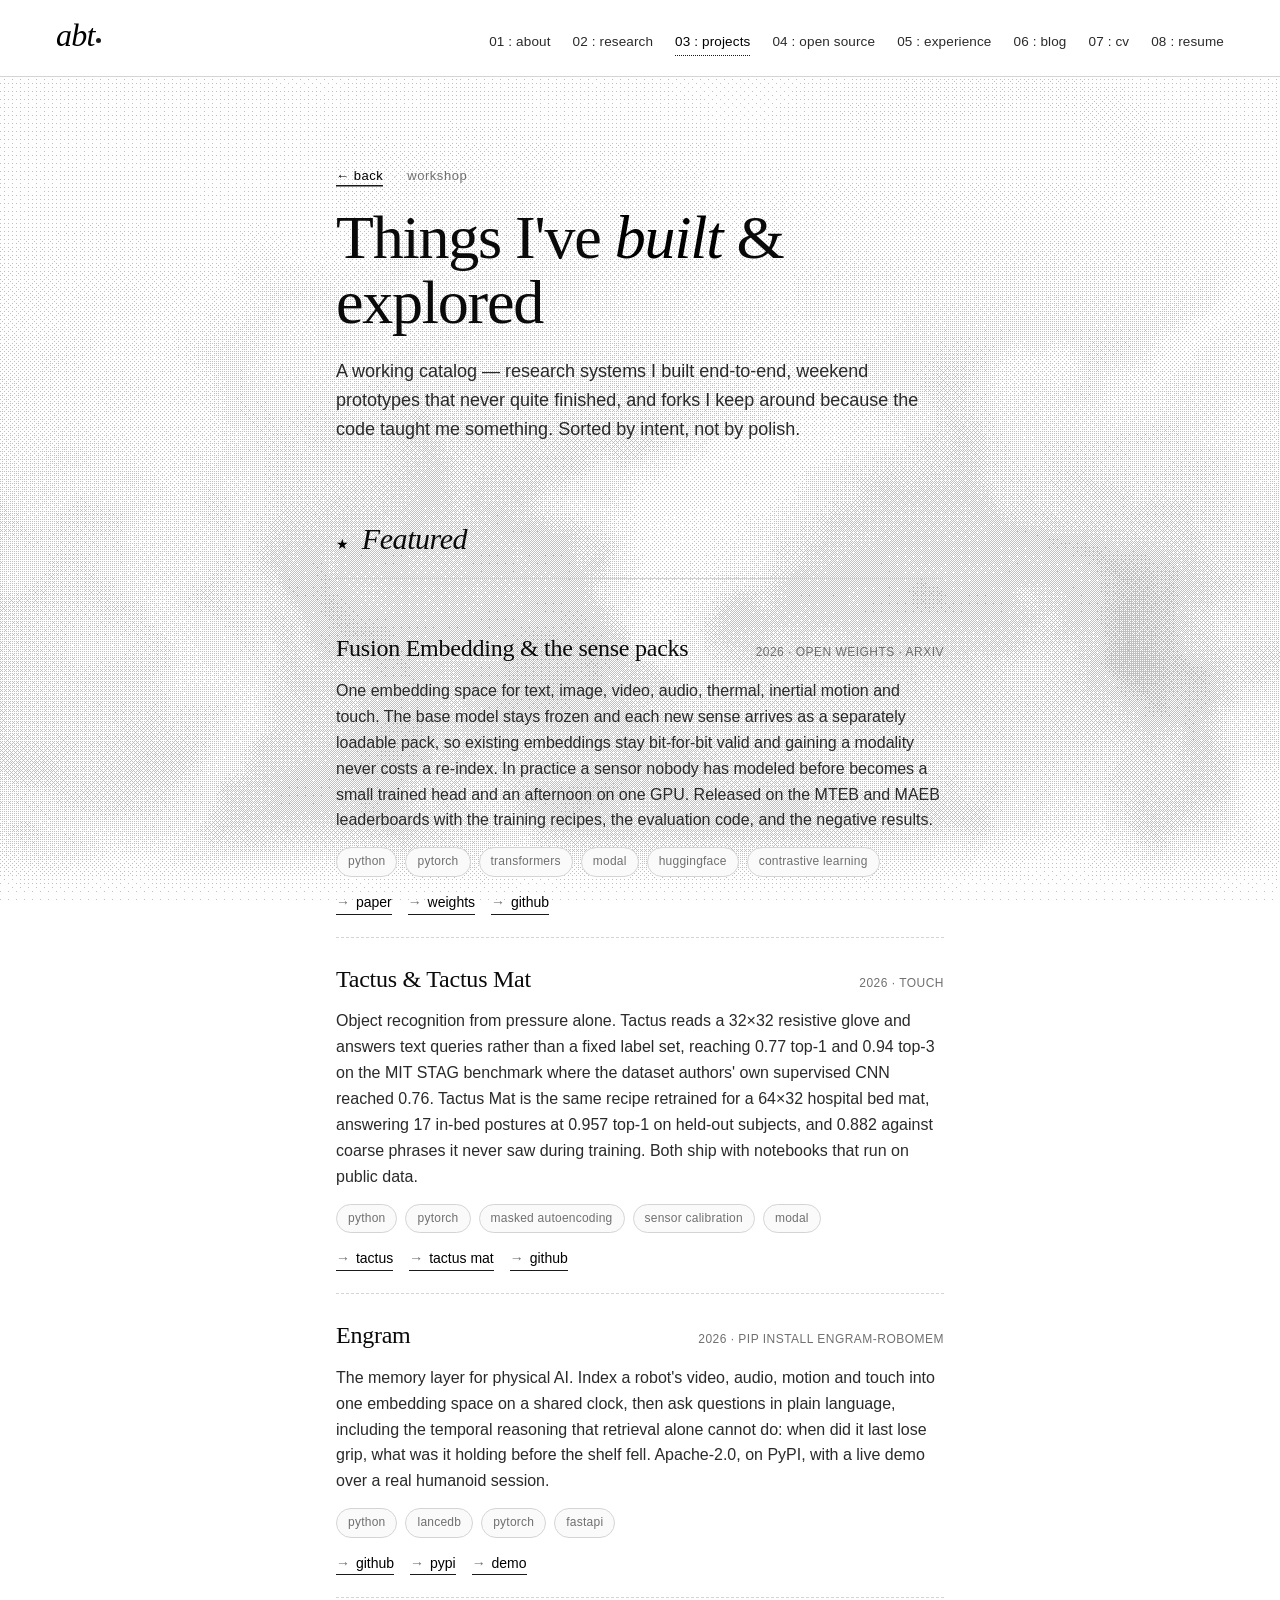
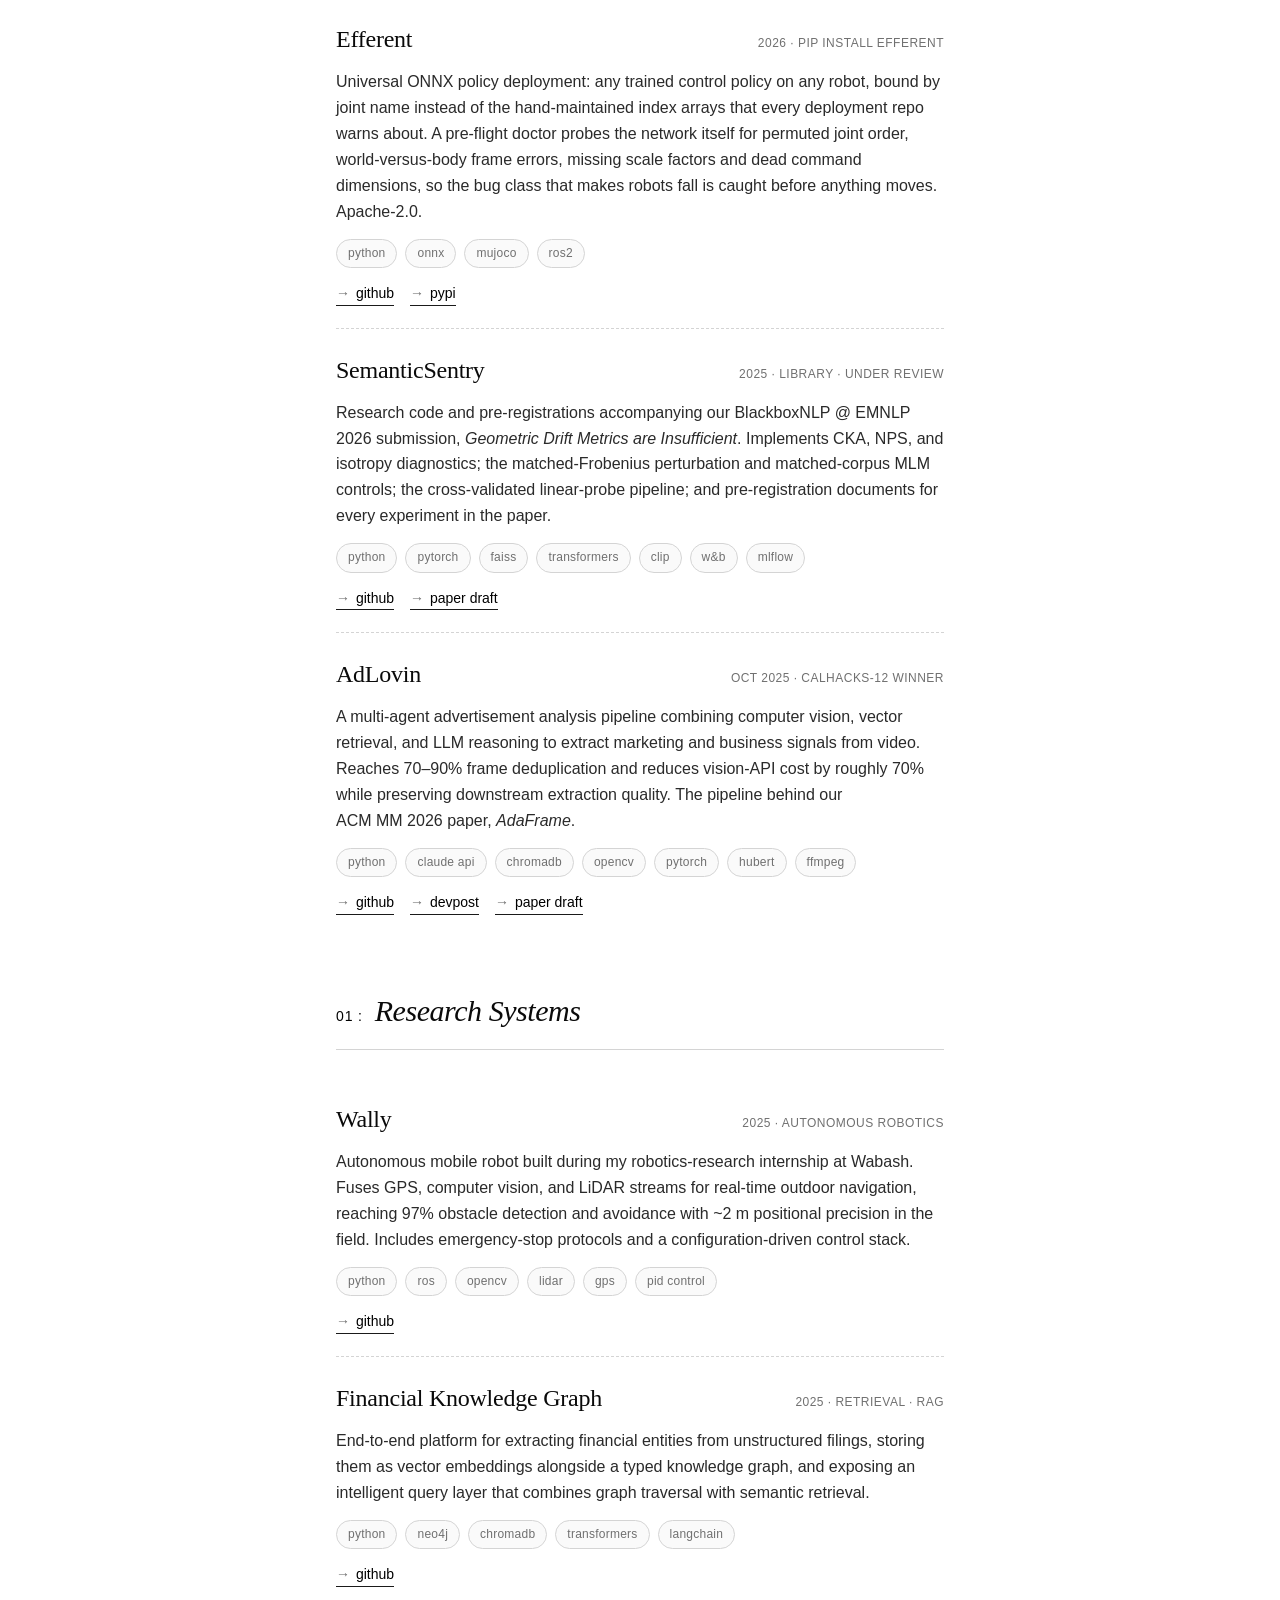
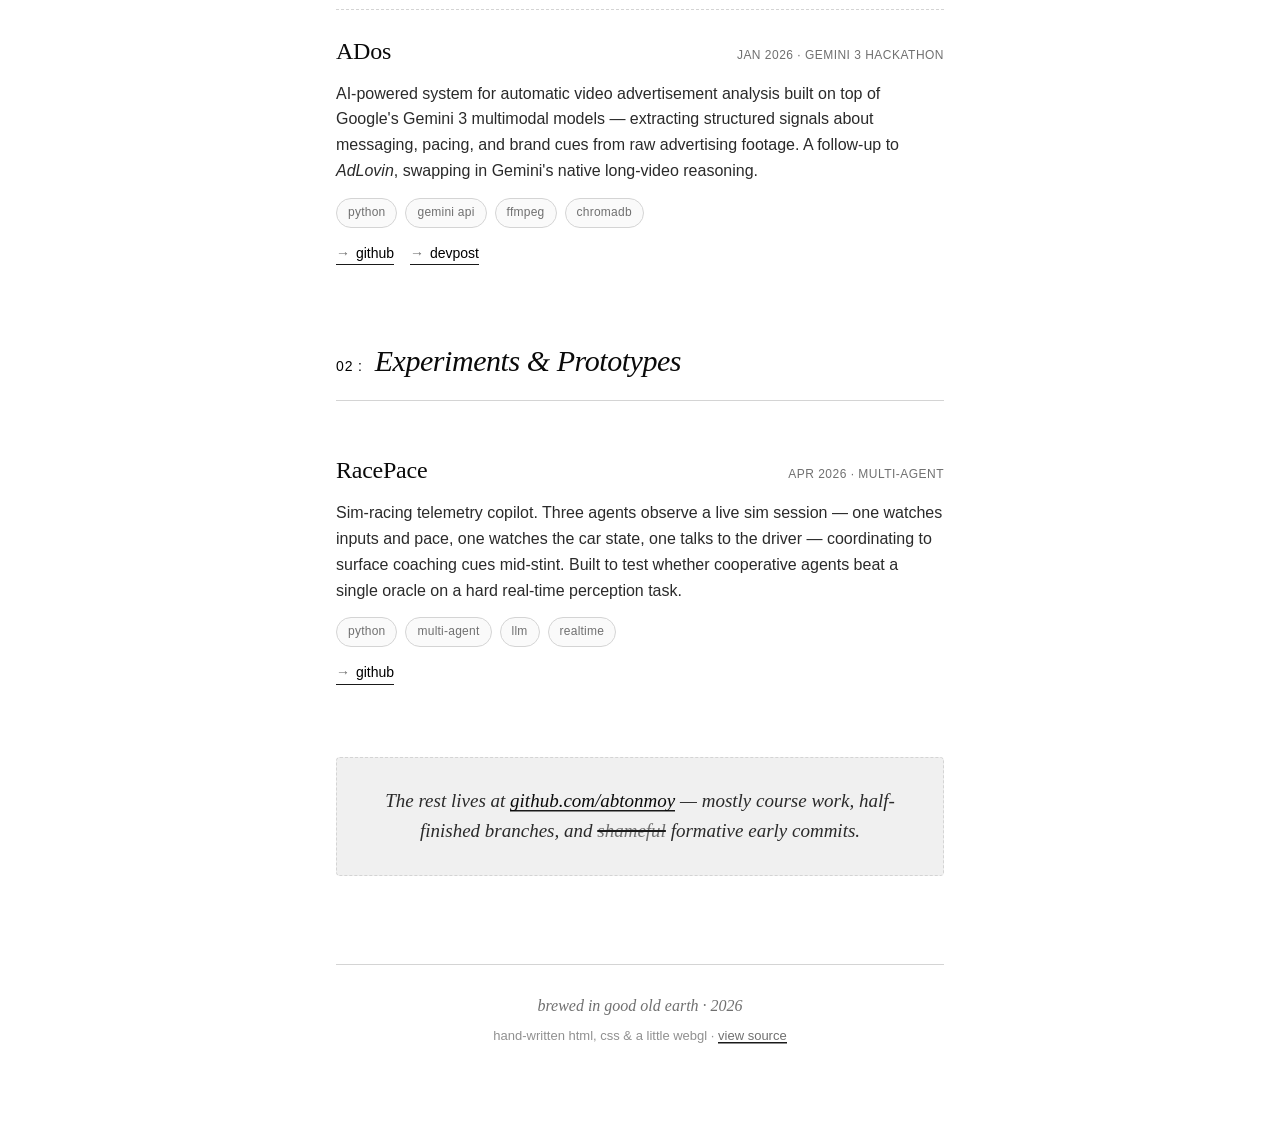
<file: projects/index.html>
<!doctype html>
<html lang="en">
  <head>
    <meta charset="utf-8" />
    <meta name="viewport" content="width=device-width, initial-scale=1" />
    <title>Projects &mdash; Abdul Basit Tonmoy</title>
    <meta
      name="description"
      content="A working catalog of projects, research systems, experiments, and forks by Abdul Basit Tonmoy."
    />
    <meta name="theme-color" content="#ffffff" />

    <link rel="icon" href="../assets/img/favicon.svg" type="image/svg+xml" />
    <link rel="apple-touch-icon" href="../assets/img/favicon.svg" />

    <link rel="preconnect" href="https://fonts.googleapis.com" />
    <link rel="preconnect" href="https://fonts.gstatic.com" crossorigin />
    <link
      href="https://fonts.googleapis.com/css2?family=Caveat:wght@500;600&family=IBM+Plex+Mono:ital,wght@0,400;0,500;1,400&family=IBM+Plex+Sans:ital,wght@0,400;0,500;0,600;1,400&family=IBM+Plex+Serif:ital,wght@0,400;0,500;0,600;1,400;1,500&display=swap"
      rel="stylesheet"
    />

    <link rel="stylesheet" href="../styles.css" />
  </head>

  <body>
    <header class="topnav">
      <a href="../index.html" class="brand">
        <span class="brand-glyph">abt</span>
      </a>
      <nav class="nav-list" aria-label="primary">
        <a href="../index.html#about">01 : about</a>
        <a href="../research/index.html">02 : research</a>
        <a href="./index.html" aria-current="page">03 : projects</a>
        <a href="../oss/index.html">04 : open source</a>
        <a href="../experience/index.html">05 : experience</a>
        <a href="../blog/index.html">06 : blog</a>
        <a href="https://drive.google.com/drive/folders/1XuUOrKwvbpiu9fPLoT7gOQi841PWO5Fw?usp=sharing">07 : cv</a>
        <a href="https://drive.google.com/drive/folders/1CNJVHpJBf2k5RYKV4sfGT2qE45m3qys4?usp=sharing">08 : resume</a>
      </nav>
    </header>

    <main class="page" id="top">
      <header class="page-header">
        <p class="page-eyebrow">
          <a href="../index.html" class="back-link">&larr; back</a>
          <span class="dot">&middot;</span>
          <span>workshop</span>
        </p>

        <h1 class="page-title">
          Things I've <em>built</em> &amp; explored
        </h1>

        <p class="page-lede">
          A working catalog &mdash; research systems I built end-to-end,
          weekend prototypes that never quite finished, and forks I keep
          around because the code taught me something. Sorted by intent,
          not by polish.
        </p>
      </header>

      <section class="block">
        <h2 class="block-title">
          <span class="num">&#9733;</span> Featured
        </h2>

        <ul class="projects">
          <li class="project">
            <div class="project-head">
              <h3 class="project-name">Fusion Embedding &amp; the sense packs</h3>
              <span class="project-tag">2026 &middot; open weights &middot; arXiv</span>
            </div>
            <p class="project-desc">
              One embedding space for text, image, video, audio, thermal,
              inertial motion and touch. The base model stays frozen and each
              new sense arrives as a separately loadable pack, so existing
              embeddings stay bit-for-bit valid and gaining a modality never
              costs a re-index. In practice a sensor nobody has modeled before
              becomes a small trained head and an afternoon on one GPU.
              Released on the MTEB and MAEB leaderboards with the training
              recipes, the evaluation code, and the negative results.
            </p>
            <ul class="stack">
              <li>python</li><li>pytorch</li><li>transformers</li>
              <li>modal</li><li>huggingface</li><li>contrastive learning</li>
            </ul>
            <p class="project-links">
              <a href="https://arxiv.org/abs/2607.18666">paper</a>
              <a href="https://huggingface.co/EximiusLabs">weights</a>
              <a href="https://github.com/Eximius-Labs/fusion-embedding">github</a>
            </p>
          </li>

          <li class="project">
            <div class="project-head">
              <h3 class="project-name">Tactus &amp; Tactus Mat</h3>
              <span class="project-tag">2026 &middot; touch</span>
            </div>
            <p class="project-desc">
              Object recognition from pressure alone. Tactus reads a
              32&times;32 resistive glove and answers text queries rather than
              a fixed label set, reaching 0.77 top-1 and 0.94 top-3 on the MIT
              STAG benchmark where the dataset authors' own supervised CNN
              reached 0.76. Tactus Mat is the same recipe retrained for a
              64&times;32 hospital bed mat, answering 17 in-bed postures at
              0.957 top-1 on held-out subjects, and 0.882 against coarse
              phrases it never saw during training. Both ship with notebooks
              that run on public data.
            </p>
            <ul class="stack">
              <li>python</li><li>pytorch</li><li>masked autoencoding</li>
              <li>sensor calibration</li><li>modal</li>
            </ul>
            <p class="project-links">
              <a href="https://huggingface.co/EximiusLabs/fusion-embedding-2-tactus">tactus</a>
              <a href="https://huggingface.co/EximiusLabs/fusion-embedding-2-tactus-mat">tactus mat</a>
              <a href="https://github.com/Eximius-Labs/fusion-embedding">github</a>
            </p>
          </li>

          <li class="project">
            <div class="project-head">
              <h3 class="project-name">Engram</h3>
              <span class="project-tag">2026 &middot; pip install engram-robomem</span>
            </div>
            <p class="project-desc">
              The memory layer for physical AI. Index a robot's video, audio,
              motion and touch into one embedding space on a shared clock,
              then ask questions in plain language, including the temporal
              reasoning that retrieval alone cannot do: when did it last lose
              grip, what was it holding before the shelf fell. Apache-2.0, on
              PyPI, with a live demo over a real humanoid session.
            </p>
            <ul class="stack">
              <li>python</li><li>lancedb</li><li>pytorch</li><li>fastapi</li>
            </ul>
            <p class="project-links">
              <a href="https://github.com/Eximius-Labs/engram">github</a>
              <a href="https://pypi.org/project/engram-robomem">pypi</a>
              <a href="https://www.eximiuslabs.com/playground">demo</a>
            </p>
          </li>

          <li class="project">
            <div class="project-head">
              <h3 class="project-name">Efferent</h3>
              <span class="project-tag">2026 &middot; pip install efferent</span>
            </div>
            <p class="project-desc">
              Universal ONNX policy deployment: any trained control policy on
              any robot, bound by joint name instead of the hand-maintained
              index arrays that every deployment repo warns about. A
              pre-flight doctor probes the network itself for permuted joint
              order, world-versus-body frame errors, missing scale factors and
              dead command dimensions, so the bug class that makes robots fall
              is caught before anything moves. Apache-2.0.
            </p>
            <ul class="stack">
              <li>python</li><li>onnx</li><li>mujoco</li><li>ros2</li>
            </ul>
            <p class="project-links">
              <a href="https://github.com/Eximius-Labs/efferent">github</a>
              <a href="https://pypi.org/project/efferent">pypi</a>
            </p>
          </li>

          <li class="project">
            <div class="project-head">
              <h3 class="project-name">SemanticSentry</h3>
              <span class="project-tag">2025 &middot; library &middot; under review</span>
            </div>
            <p class="project-desc">
              Research code and pre-registrations accompanying our
              BlackboxNLP @ EMNLP 2026 submission,
              <em>Geometric Drift Metrics are Insufficient</em>. Implements
              CKA, NPS, and isotropy diagnostics; the matched-Frobenius
              perturbation and matched-corpus MLM controls; the
              cross-validated linear-probe pipeline; and pre-registration
              documents for every experiment in the paper.
            </p>
            <ul class="stack">
              <li>python</li><li>pytorch</li><li>faiss</li>
              <li>transformers</li><li>clip</li><li>w&amp;b</li><li>mlflow</li>
            </ul>
            <p class="project-links">
              <a href="https://github.com/abtonmoy/semantic-sentry">github</a>
              <a href="../assets/papers/semantic-drift.pdf">paper draft</a>
            </p>
          </li>

          <li class="project">
            <div class="project-head">
              <h3 class="project-name">AdLovin</h3>
              <span class="project-tag">Oct 2025 &middot; CalHacks-12 winner</span>
            </div>
            <p class="project-desc">
              A multi-agent advertisement analysis pipeline combining computer
              vision, vector retrieval, and LLM reasoning to extract marketing
              and business signals from video. Reaches 70&ndash;90% frame
              deduplication and reduces vision-API cost by roughly 70% while
              preserving downstream extraction quality. The pipeline behind our
              ACM&nbsp;MM&nbsp;2026 paper, <em>AdaFrame</em>.
            </p>
            <ul class="stack">
              <li>python</li><li>claude api</li><li>chromadb</li>
              <li>opencv</li><li>pytorch</li><li>hubert</li><li>ffmpeg</li>
            </ul>
            <p class="project-links">
              <a href="https://github.com/abtonmoy/calhacks12">github</a>
              <a href="https://devpost.com/software/adlovin-media-intelligence">devpost</a>
              <a href="../assets/papers/adaframe.pdf">paper draft</a>
            </p>
          </li>
        </ul>
      </section>

      <section class="block">
        <h2 class="block-title">
          <span class="num">01 :</span> Research Systems
        </h2>

        <ul class="projects">
          <li class="project">
            <div class="project-head">
              <h3 class="project-name">Wally</h3>
              <span class="project-tag">2025 &middot; autonomous robotics</span>
            </div>
            <p class="project-desc">
              Autonomous mobile robot built during my robotics-research
              internship at Wabash. Fuses GPS, computer vision, and LiDAR
              streams for real-time outdoor navigation, reaching 97% obstacle
              detection and avoidance with ~2&nbsp;m positional precision in
              the field. Includes emergency-stop protocols and a
              configuration-driven control stack.
            </p>
            <ul class="stack">
              <li>python</li><li>ros</li><li>opencv</li><li>lidar</li>
              <li>gps</li><li>pid control</li>
            </ul>
            <p class="project-links">
              <a href="https://github.com/abtonmoy/Wally">github</a>
            </p>
          </li>

          <li class="project">
            <div class="project-head">
              <h3 class="project-name">Financial Knowledge Graph</h3>
              <span class="project-tag">2025 &middot; retrieval &middot; rag</span>
            </div>
            <p class="project-desc">
              End-to-end platform for extracting financial entities from
              unstructured filings, storing them as vector embeddings
              alongside a typed knowledge graph, and exposing an intelligent
              query layer that combines graph traversal with semantic
              retrieval.
            </p>
            <ul class="stack">
              <li>python</li><li>neo4j</li><li>chromadb</li>
              <li>transformers</li><li>langchain</li>
            </ul>
            <p class="project-links">
              <a href="https://github.com/abtonmoy/Financial-Knowledge-Graph">github</a>
            </p>
          </li>

          <li class="project">
            <div class="project-head">
              <h3 class="project-name">ADos</h3>
              <span class="project-tag">Jan 2026 &middot; Gemini 3 hackathon</span>
            </div>
            <p class="project-desc">
              AI-powered system for automatic video advertisement analysis
              built on top of Google's Gemini 3 multimodal models &mdash;
              extracting structured signals about messaging, pacing, and
              brand cues from raw advertising footage. A follow-up to
              <em>AdLovin</em>, swapping in Gemini's native long-video
              reasoning.
            </p>
            <ul class="stack">
              <li>python</li><li>gemini api</li><li>ffmpeg</li>
              <li>chromadb</li>
            </ul>
            <p class="project-links">
              <a href="https://github.com/abtonmoy/gemini-3-hackathon">github</a>
              <a href="https://devpost.com/software/ados">devpost</a>
            </p>
          </li>
        </ul>
      </section>

      <section class="block">
        <h2 class="block-title">
          <span class="num">02 :</span> Experiments &amp; Prototypes
        </h2>

        <ul class="projects">
          <li class="project">
            <div class="project-head">
              <h3 class="project-name">RacePace</h3>
              <span class="project-tag">Apr 2026 &middot; multi-agent</span>
            </div>
            <p class="project-desc">
              Sim-racing telemetry copilot. Three agents observe a live sim
              session &mdash; one watches inputs and pace, one watches the
              car state, one talks to the driver &mdash; coordinating to
              surface coaching cues mid-stint. Built to test whether
              cooperative agents beat a single oracle on a hard real-time
              perception task.
            </p>
            <ul class="stack">
              <li>python</li><li>multi-agent</li><li>llm</li>
              <li>realtime</li>
            </ul>
            <p class="project-links">
              <a href="https://github.com/abtonmoy/RacePace">github</a>
            </p>
          </li>
        </ul>
      </section>

      <section class="cta">
        <p class="cta-line">
          The rest lives at
          <a href="https://github.com/abtonmoy">github.com/abtonmoy</a> &mdash;
          mostly course work, half-finished branches, and
          <s>shameful</s> formative early commits.
        </p>
      </section>

      <footer class="footer">
        <p class="signoff">
          brewed in good old earth &middot; 2026
        </p>
        <p class="signoff small">
          hand-written html, css &amp; a little webgl &middot;
          <a href="https://github.com/abtonmoy">view source</a>
        </p>
      </footer>
    </main>

    <script src="../assets/js/bg.js" data-steam="projects" defer></script>
  </body>
</html>
</file>
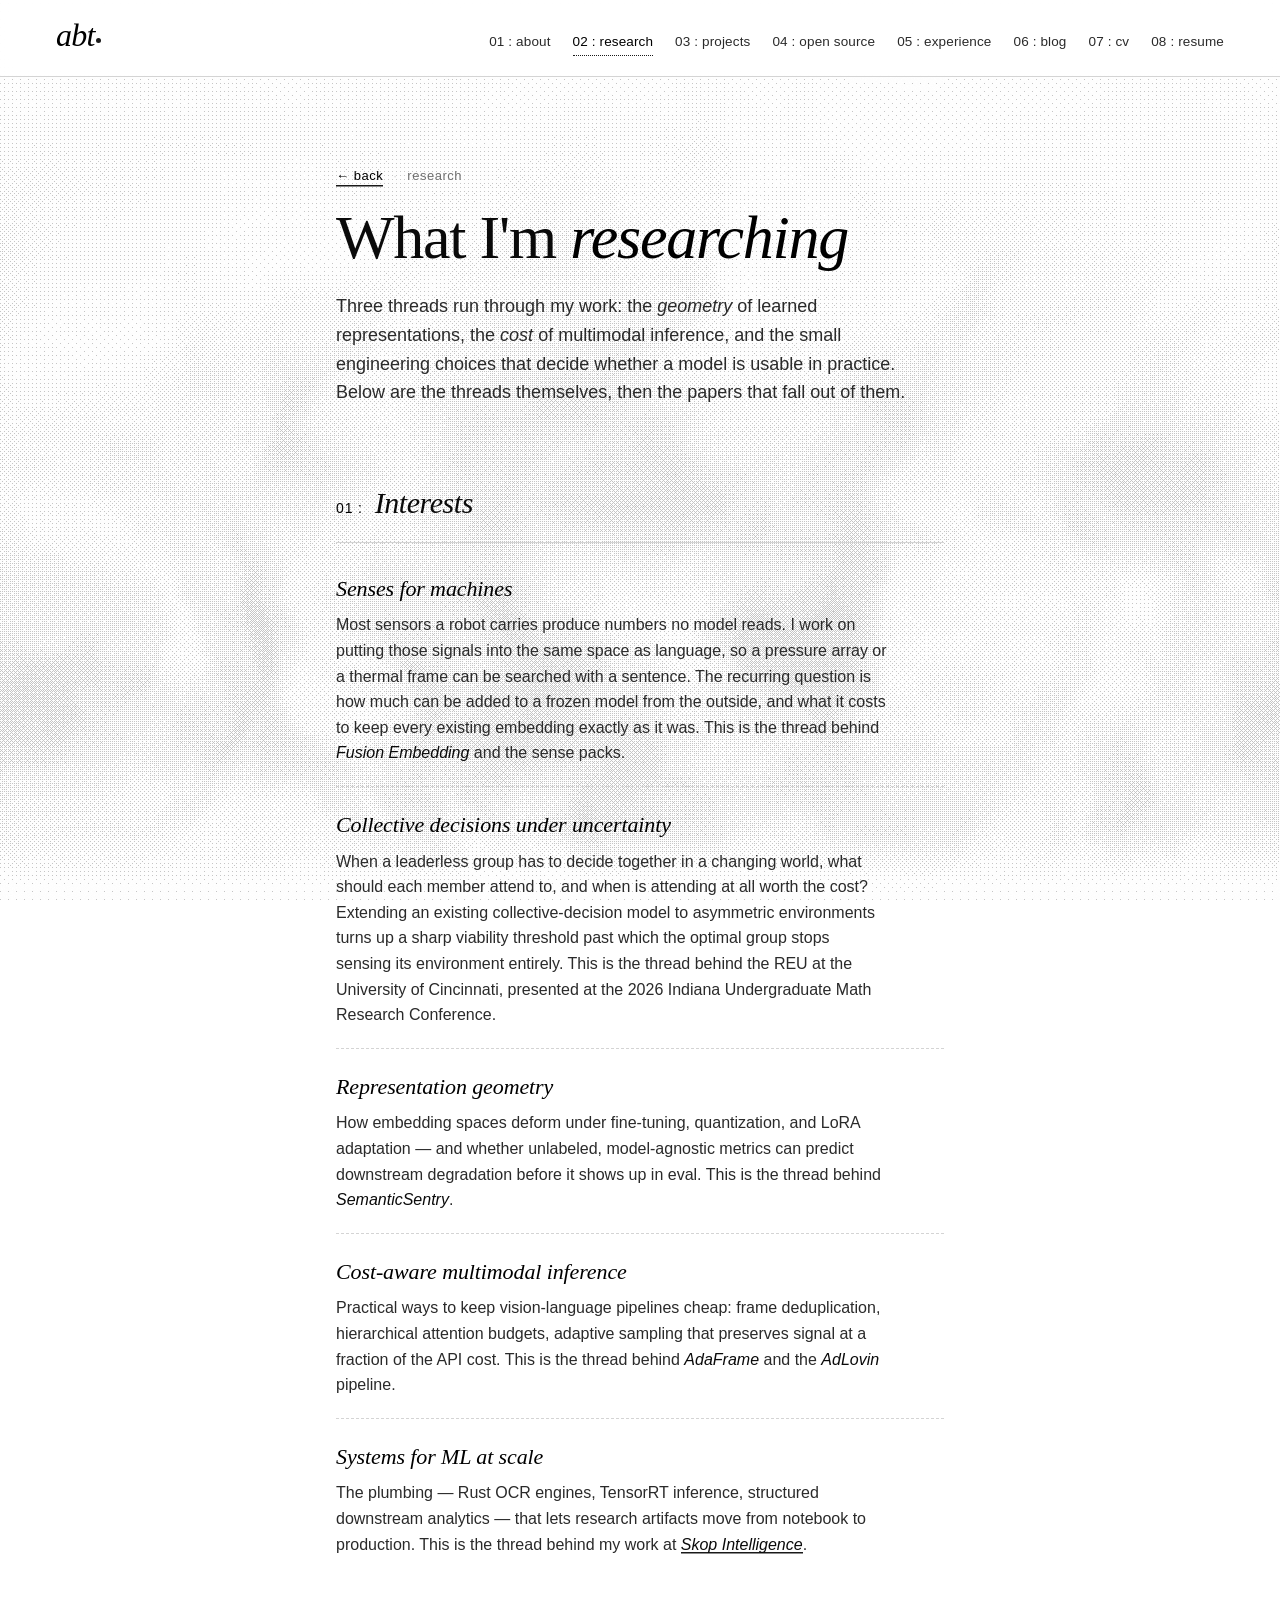
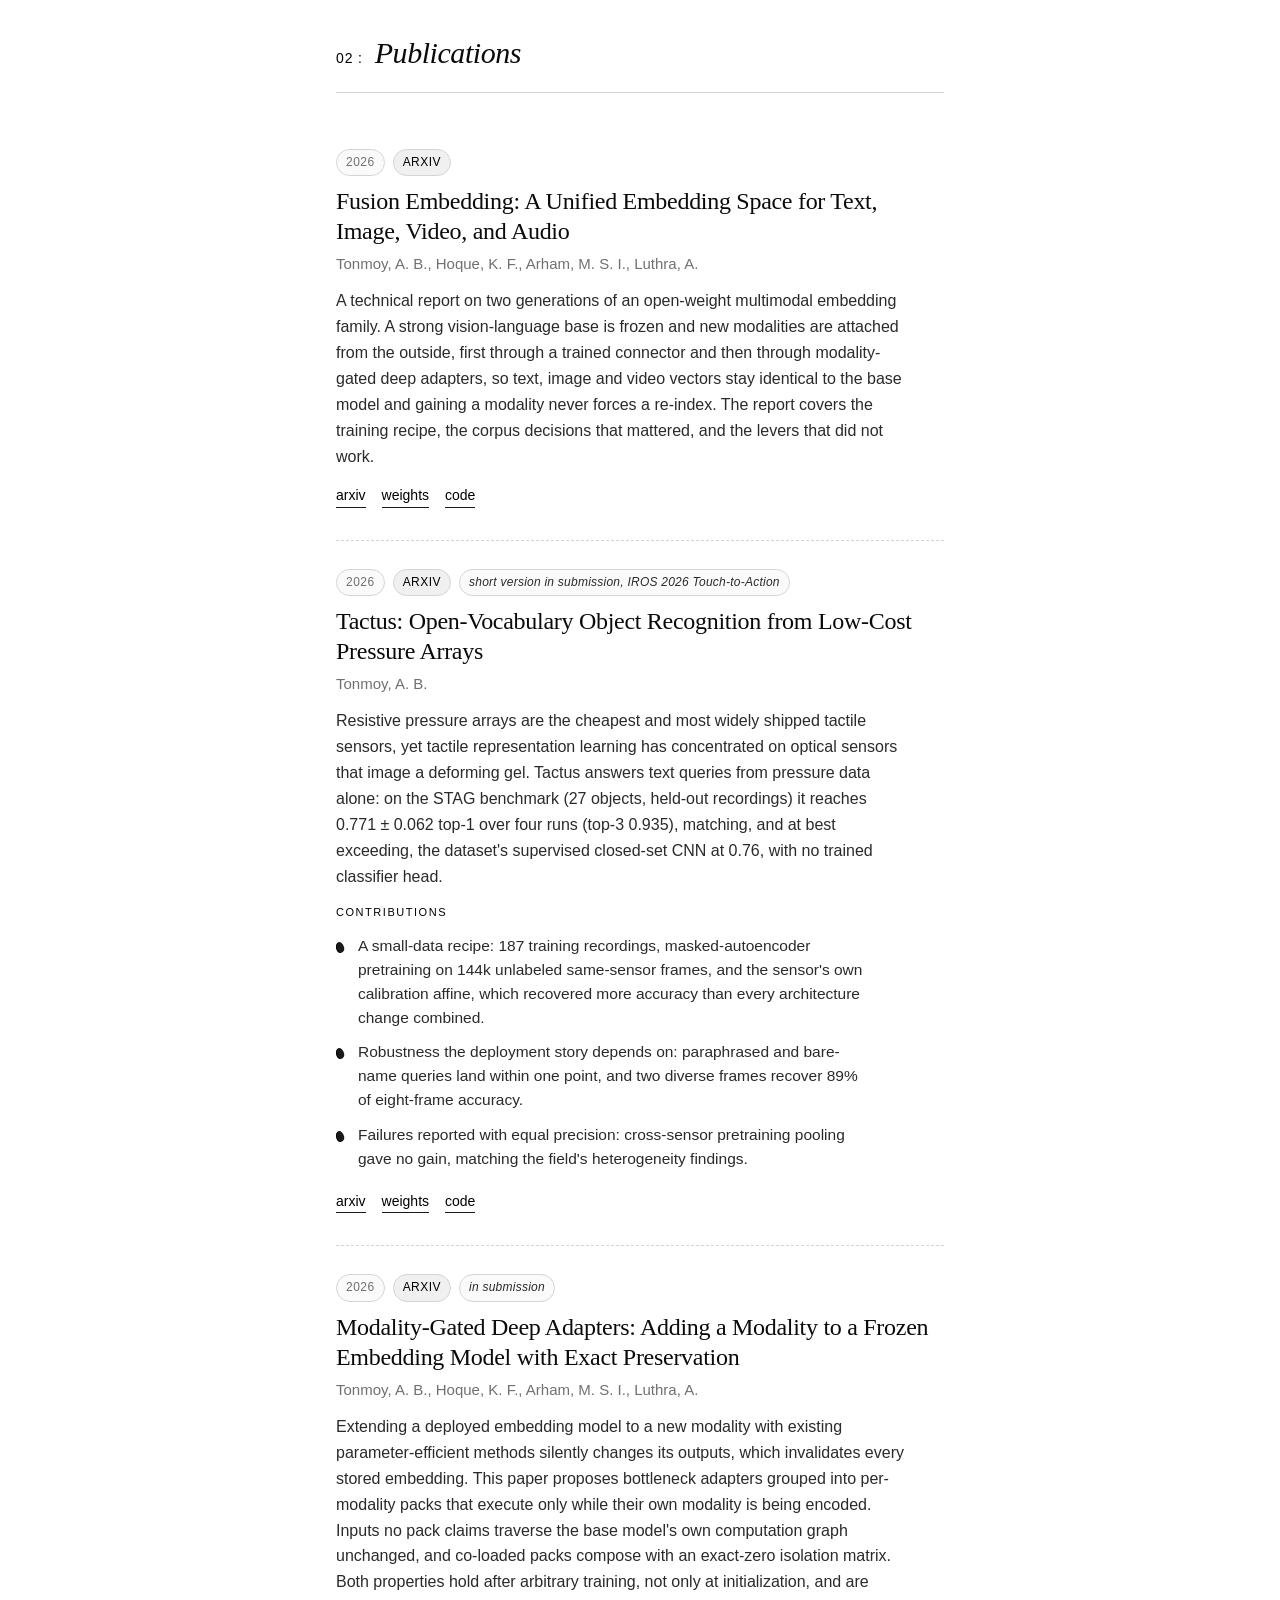
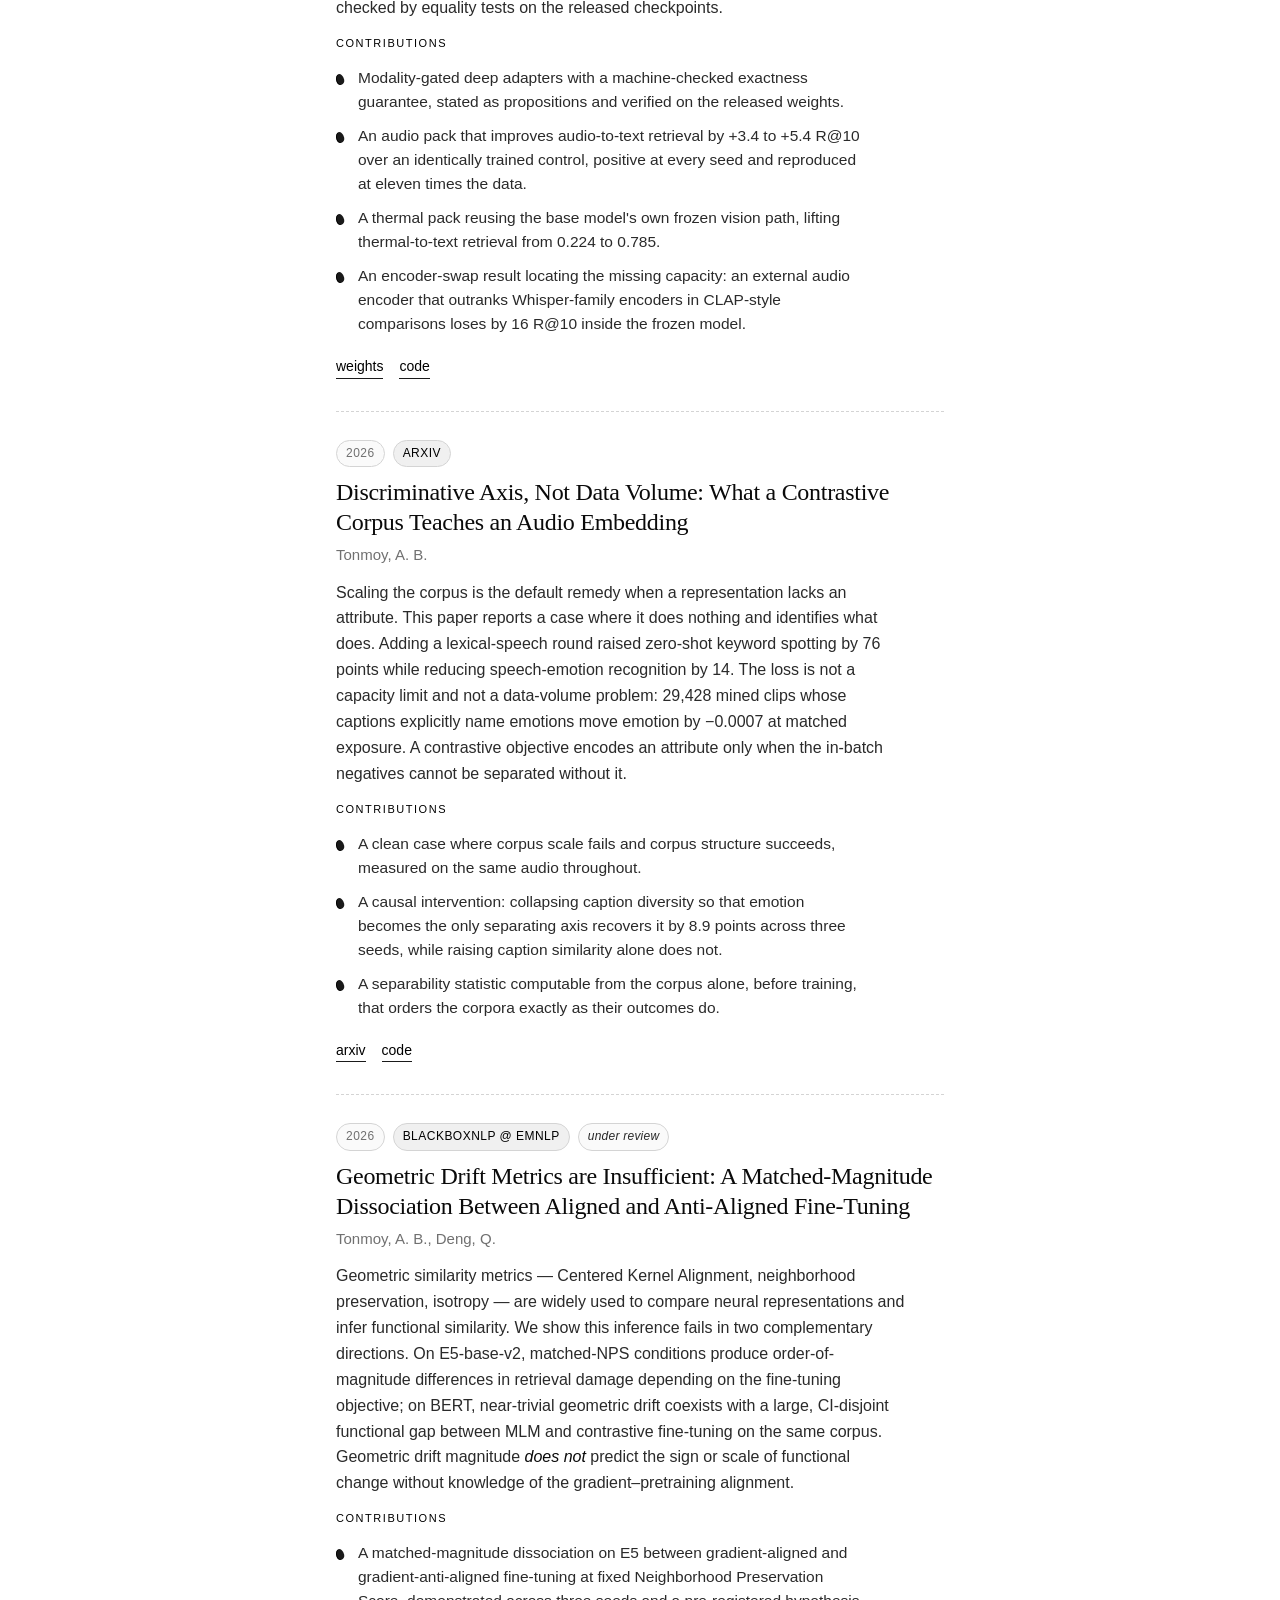
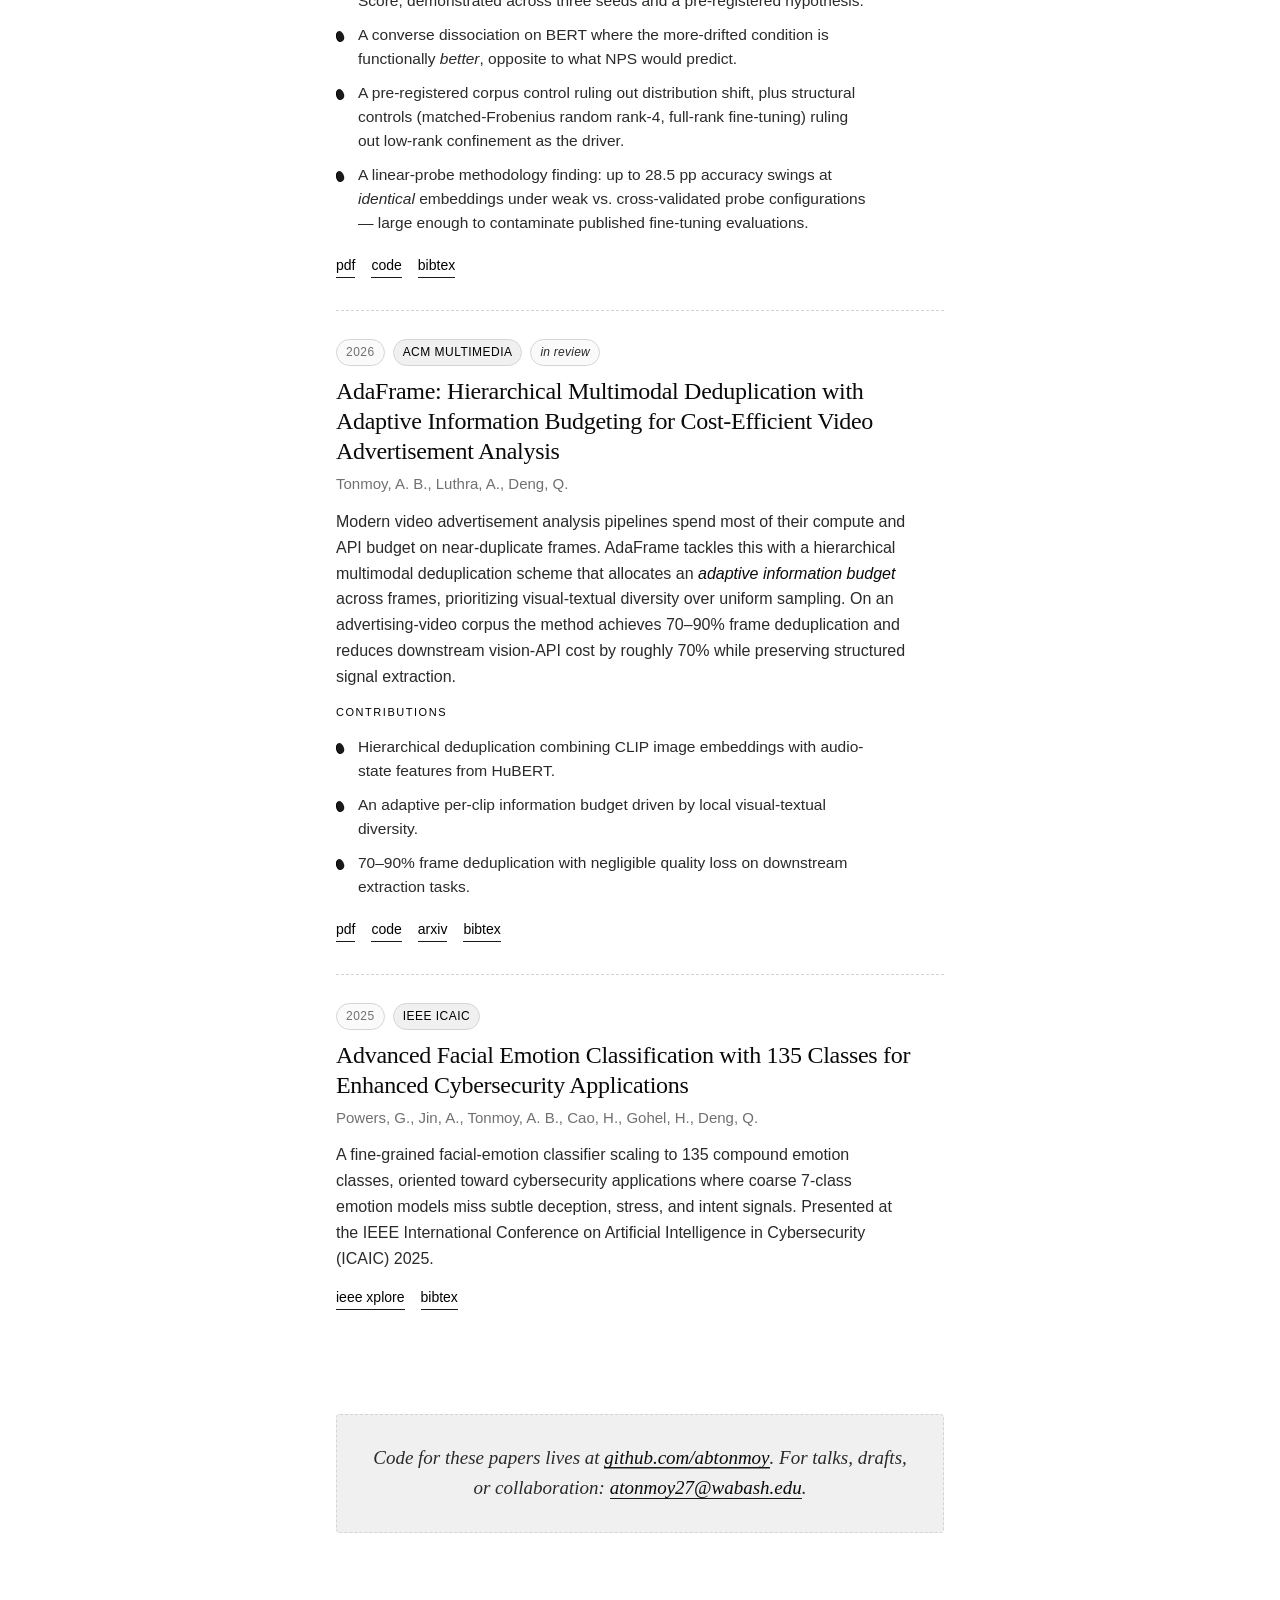
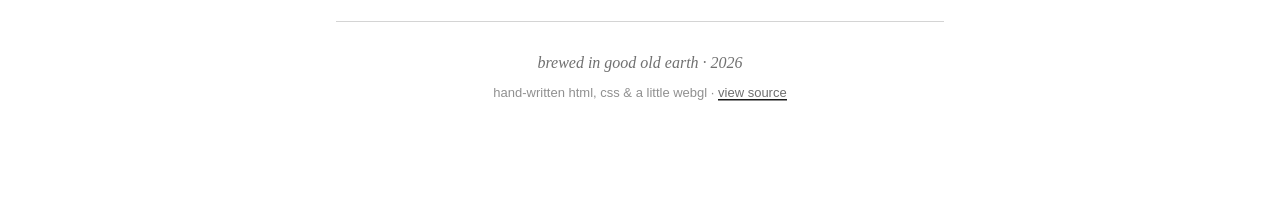
<file: research/index.html>
<!doctype html>
<html lang="en">
  <head>
    <meta charset="utf-8" />
    <meta name="viewport" content="width=device-width, initial-scale=1" />
    <title>Research &mdash; Abdul Basit Tonmoy</title>
    <meta
      name="description"
      content="Research notes and publications by Abdul Basit Tonmoy on representation geometry, cost-aware multimodal inference, and ML systems."
    />
    <meta name="theme-color" content="#ffffff" />

    <link rel="icon" href="../assets/img/favicon.svg" type="image/svg+xml" />
    <link rel="apple-touch-icon" href="../assets/img/favicon.svg" />

    <link rel="preconnect" href="https://fonts.googleapis.com" />
    <link rel="preconnect" href="https://fonts.gstatic.com" crossorigin />
    <link
      href="https://fonts.googleapis.com/css2?family=Caveat:wght@500;600&family=IBM+Plex+Mono:ital,wght@0,400;0,500;1,400&family=IBM+Plex+Sans:ital,wght@0,400;0,500;0,600;1,400&family=IBM+Plex+Serif:ital,wght@0,400;0,500;0,600;1,400;1,500&display=swap"
      rel="stylesheet"
    />

    <link rel="stylesheet" href="../styles.css" />
  </head>

  <body>
    <header class="topnav">
      <a href="../index.html" class="brand">
        <span class="brand-glyph">abt</span>
      </a>
      <nav class="nav-list" aria-label="primary">
        <a href="../index.html#about">01 : about</a>
        <a href="./index.html" aria-current="page">02 : research</a>
        <a href="../projects/index.html">03 : projects</a>
        <a href="../oss/index.html">04 : open source</a>
        <a href="../experience/index.html">05 : experience</a>
        <a href="../blog/index.html">06 : blog</a>
        <a href="https://drive.google.com/drive/folders/1XuUOrKwvbpiu9fPLoT7gOQi841PWO5Fw?usp=sharing">07 : cv</a>
        <a href="https://drive.google.com/drive/folders/1CNJVHpJBf2k5RYKV4sfGT2qE45m3qys4?usp=sharing">08 : resume</a>
      </nav>
    </header>

    <main class="page" id="top">
      <header class="page-header">
        <p class="page-eyebrow">
          <a href="../index.html" class="back-link">&larr; back</a>
          <span class="dot">&middot;</span>
          <span>research</span>
        </p>

        <h1 class="page-title">
          What I'm <em>researching</em>
        </h1>

        <p class="page-lede">
          Three threads run through my work: the <em>geometry</em> of learned
          representations, the <em>cost</em> of multimodal inference, and the
          small engineering choices that decide whether a model is usable in
          practice. Below are the threads themselves, then the papers that
          fall out of them.
        </p>
      </header>

      <section class="block">
        <h2 class="block-title">
          <span class="num">01 :</span> Interests
        </h2>

        <ol class="interests">
          <li class="interest">
            <h3 class="interest-name">Senses for machines</h3>
            <p class="interest-desc">
              Most sensors a robot carries produce numbers no model reads.
              I work on putting those signals into the same space as language,
              so a pressure array or a thermal frame can be searched with a
              sentence. The recurring question is how much can be added to a
              frozen model from the outside, and what it costs to keep every
              existing embedding exactly as it was. This is the thread behind
              <em>Fusion Embedding</em> and the sense packs.
            </p>
          </li>

          <li class="interest">
            <h3 class="interest-name">Collective decisions under uncertainty</h3>
            <p class="interest-desc">
              When a leaderless group has to decide together in a changing
              world, what should each member attend to, and when is attending
              at all worth the cost? Extending an existing collective-decision
              model to asymmetric environments turns up a sharp viability
              threshold past which the optimal group stops sensing its
              environment entirely. This is the thread behind the REU at the
              University of Cincinnati, presented at the 2026 Indiana
              Undergraduate Math Research Conference.
            </p>
          </li>

          <li class="interest">
            <h3 class="interest-name">Representation geometry</h3>
            <p class="interest-desc">
              How embedding spaces deform under fine-tuning, quantization,
              and LoRA adaptation &mdash; and whether unlabeled,
              model-agnostic metrics can predict downstream degradation
              before it shows up in eval. This is the thread behind
              <em>SemanticSentry</em>.
            </p>
          </li>

          <li class="interest">
            <h3 class="interest-name">Cost-aware multimodal inference</h3>
            <p class="interest-desc">
              Practical ways to keep vision-language pipelines cheap: frame
              deduplication, hierarchical attention budgets, adaptive
              sampling that preserves signal at a fraction of the API cost.
              This is the thread behind <em>AdaFrame</em> and the
              <em>AdLovin</em> pipeline.
            </p>
          </li>

          <li class="interest">
            <h3 class="interest-name">Systems for ML at scale</h3>
            <p class="interest-desc">
              The plumbing &mdash; Rust OCR engines, TensorRT inference,
              structured downstream analytics &mdash; that lets research
              artifacts move from notebook to production. This is the thread
              behind my work at <a href="https://skop.dev/"><em>Skop Intelligence</em></a>.
            </p>
          </li>
        </ol>
      </section>

      <section class="block">
        <h2 class="block-title">
          <span class="num">02 :</span> Publications
        </h2>

        <ol class="pubs pubs-detailed">
          <li class="pub">
            <div class="pub-meta">
              <span class="year">2026</span>
              <span class="venue">arXiv</span>
            </div>
            <h3 class="pub-title">
              Fusion Embedding: A Unified Embedding Space for Text, Image,
              Video, and Audio
            </h3>
            <p class="pub-authors">
              Tonmoy, A. B., Hoque, K. F., Arham, M. S. I., Luthra, A.
            </p>

            <p class="pub-abstract">
              A technical report on two generations of an open-weight
              multimodal embedding family. A strong vision-language base is
              frozen and new modalities are attached from the outside, first
              through a trained connector and then through modality-gated
              deep adapters, so text, image and video vectors stay identical
              to the base model and gaining a modality never forces a
              re-index. The report covers the training recipe, the corpus
              decisions that mattered, and the levers that did not work.
            </p>

            <p class="pub-links">
              <a href="https://arxiv.org/abs/2607.18666">arxiv</a>
              <a href="https://huggingface.co/EximiusLabs">weights</a>
              <a href="https://github.com/Eximius-Labs/fusion-embedding">code</a>
            </p>
          </li>

          <li class="pub">
            <div class="pub-meta">
              <span class="year">2026</span>
              <span class="venue">arXiv</span>
              <span class="status">short version in submission, IROS 2026 Touch-to-Action</span>
            </div>
            <h3 class="pub-title">
              Tactus: Open-Vocabulary Object Recognition from Low-Cost
              Pressure Arrays
            </h3>
            <p class="pub-authors">Tonmoy, A. B.</p>

            <p class="pub-abstract">
              Resistive pressure arrays are the cheapest and most widely
              shipped tactile sensors, yet tactile representation learning
              has concentrated on optical sensors that image a deforming gel.
              Tactus answers text queries from pressure data alone: on the
              STAG benchmark (27 objects, held-out recordings) it reaches
              0.771 &plusmn; 0.062 top-1 over four runs (top-3 0.935),
              matching, and at best exceeding, the dataset's supervised
              closed-set CNN at 0.76, with no trained classifier head.
            </p>

            <p class="contribution-label">contributions</p>
            <ul class="pub-contributions">
              <li>
                A small-data recipe: 187 training recordings, masked-autoencoder
                pretraining on 144k unlabeled same-sensor frames, and the
                sensor's own calibration affine, which recovered more accuracy
                than every architecture change combined.
              </li>
              <li>
                Robustness the deployment story depends on: paraphrased and
                bare-name queries land within one point, and two diverse
                frames recover 89% of eight-frame accuracy.
              </li>
              <li>
                Failures reported with equal precision: cross-sensor
                pretraining pooling gave no gain, matching the field's
                heterogeneity findings.
              </li>
            </ul>

            <p class="pub-links">
              <a href="https://arxiv.org/abs/2608.04043">arxiv</a>
              <a href="https://huggingface.co/EximiusLabs/fusion-embedding-2-tactus">weights</a>
              <a href="https://github.com/Eximius-Labs/fusion-embedding">code</a>
            </p>
          </li>

          <li class="pub">
            <div class="pub-meta">
              <span class="year">2026</span>
              <span class="venue">arXiv</span>
              <span class="status">in submission</span>
            </div>
            <h3 class="pub-title">
              Modality-Gated Deep Adapters: Adding a Modality to a Frozen
              Embedding Model with Exact Preservation
            </h3>
            <p class="pub-authors">
              Tonmoy, A. B., Hoque, K. F., Arham, M. S. I., Luthra, A.
            </p>

            <p class="pub-abstract">
              Extending a deployed embedding model to a new modality with
              existing parameter-efficient methods silently changes its
              outputs, which invalidates every stored embedding. This paper
              proposes bottleneck adapters grouped into per-modality packs
              that execute only while their own modality is being encoded.
              Inputs no pack claims traverse the base model's own computation
              graph unchanged, and co-loaded packs compose with an exact-zero
              isolation matrix. Both properties hold after arbitrary training,
              not only at initialization, and are checked by equality tests on
              the released checkpoints.
            </p>

            <p class="contribution-label">contributions</p>
            <ul class="pub-contributions">
              <li>
                Modality-gated deep adapters with a machine-checked exactness
                guarantee, stated as propositions and verified on the released
                weights.
              </li>
              <li>
                An audio pack that improves audio-to-text retrieval by +3.4 to
                +5.4 R@10 over an identically trained control, positive at
                every seed and reproduced at eleven times the data.
              </li>
              <li>
                A thermal pack reusing the base model's own frozen vision
                path, lifting thermal-to-text retrieval from 0.224 to 0.785.
              </li>
              <li>
                An encoder-swap result locating the missing capacity: an
                external audio encoder that outranks Whisper-family encoders
                in CLAP-style comparisons loses by 16 R@10 inside the frozen
                model.
              </li>
            </ul>

            <p class="pub-links">
              <a href="https://huggingface.co/EximiusLabs">weights</a>
              <a href="https://github.com/Eximius-Labs/fusion-embedding">code</a>
            </p>
          </li>

          <li class="pub">
            <div class="pub-meta">
              <span class="year">2026</span>
              <span class="venue">arXiv</span>
                          </div>
            <h3 class="pub-title">
              Discriminative Axis, Not Data Volume: What a Contrastive Corpus
              Teaches an Audio Embedding
            </h3>
            <p class="pub-authors">Tonmoy, A. B.</p>

            <p class="pub-abstract">
              Scaling the corpus is the default remedy when a representation
              lacks an attribute. This paper reports a case where it does
              nothing and identifies what does. Adding a lexical-speech round
              raised zero-shot keyword spotting by 76 points while reducing
              speech-emotion recognition by 14. The loss is not a capacity
              limit and not a data-volume problem: 29,428 mined clips whose
              captions explicitly name emotions move emotion by
              &minus;0.0007 at matched exposure. A contrastive objective
              encodes an attribute only when the in-batch negatives cannot be
              separated without it.
            </p>

            <p class="contribution-label">contributions</p>
            <ul class="pub-contributions">
              <li>
                A clean case where corpus scale fails and corpus structure
                succeeds, measured on the same audio throughout.
              </li>
              <li>
                A causal intervention: collapsing caption diversity so that
                emotion becomes the only separating axis recovers it by 8.9
                points across three seeds, while raising caption similarity
                alone does not.
              </li>
              <li>
                A separability statistic computable from the corpus alone,
                before training, that orders the corpora exactly as their
                outcomes do.
              </li>
            </ul>

            <p class="pub-links">
              <a href="https://arxiv.org/abs/2608.01560">arxiv</a>
              <a href="https://github.com/Eximius-Labs/fusion-embedding">code</a>
            </p>
          </li>

          <li class="pub">
            <div class="pub-meta">
              <span class="year">2026</span>
              <span class="venue">BlackboxNLP @ EMNLP</span>
              <span class="status">under review</span>
            </div>
            <h3 class="pub-title">
              Geometric Drift Metrics are Insufficient: A Matched-Magnitude
              Dissociation Between Aligned and Anti-Aligned Fine-Tuning
            </h3>
            <p class="pub-authors">Tonmoy, A. B., Deng, Q.</p>

            <p class="pub-abstract">
              Geometric similarity metrics &mdash; Centered Kernel Alignment,
              neighborhood preservation, isotropy &mdash; are widely used to
              compare neural representations and infer functional similarity.
              We show this inference fails in two complementary directions.
              On E5-base-v2, matched-NPS conditions produce order-of-magnitude
              differences in retrieval damage depending on the fine-tuning
              objective; on BERT, near-trivial geometric drift coexists with
              a large, CI-disjoint functional gap between MLM and contrastive
              fine-tuning on the same corpus. Geometric drift magnitude
              <em>does not</em> predict the sign or scale of functional change
              without knowledge of the gradient&ndash;pretraining alignment.
            </p>

            <p class="contribution-label">contributions</p>
            <ul class="pub-contributions">
              <li>
                A matched-magnitude dissociation on E5 between
                gradient-aligned and gradient-anti-aligned fine-tuning at
                fixed Neighborhood Preservation Score, demonstrated across
                three seeds and a pre-registered hypothesis.
              </li>
              <li>
                A converse dissociation on BERT where the more-drifted
                condition is functionally <em>better</em>, opposite to what
                NPS would predict.
              </li>
              <li>
                A pre-registered corpus control ruling out distribution
                shift, plus structural controls (matched-Frobenius random
                rank-4, full-rank fine-tuning) ruling out low-rank
                confinement as the driver.
              </li>
              <li>
                A linear-probe methodology finding: up to 28.5&nbsp;pp
                accuracy swings at <em>identical</em> embeddings under
                weak vs. cross-validated probe configurations &mdash; large
                enough to contaminate published fine-tuning evaluations.
              </li>
            </ul>

            <p class="pub-links">
              <a href="../assets/papers/semantic-drift.pdf">pdf</a>
              <a href="https://github.com/abtonmoy/semantic-sentry">code</a>
              <a href="#">bibtex</a>
            </p>
          </li>

          <li class="pub">
            <div class="pub-meta">
              <span class="year">2026</span>
              <span class="venue">ACM Multimedia</span>
              <span class="status">in review</span>
            </div>
            <h3 class="pub-title">
              AdaFrame: Hierarchical Multimodal Deduplication with Adaptive
              Information Budgeting for Cost-Efficient Video Advertisement
              Analysis
            </h3>
            <p class="pub-authors">Tonmoy, A. B., Luthra, A., Deng, Q.</p>

            <p class="pub-abstract">
              Modern video advertisement analysis pipelines spend most of
              their compute and API budget on near-duplicate frames. AdaFrame
              tackles this with a hierarchical multimodal deduplication
              scheme that allocates an <em>adaptive information budget</em>
              across frames, prioritizing visual-textual diversity over
              uniform sampling. On an advertising-video corpus the method
              achieves 70&ndash;90% frame deduplication and reduces
              downstream vision-API cost by roughly 70% while preserving
              structured signal extraction.
            </p>

            <p class="contribution-label">contributions</p>
            <ul class="pub-contributions">
              <li>
                Hierarchical deduplication combining CLIP image embeddings
                with audio-state features from HuBERT.
              </li>
              <li>
                An adaptive per-clip information budget driven by local
                visual-textual diversity.
              </li>
              <li>
                70&ndash;90% frame deduplication with negligible quality
                loss on downstream extraction tasks.
              </li>
            </ul>

            <p class="pub-links">
              <a href="../assets/papers/adaframe.pdf">pdf</a>
              <a href="https://github.com/abtonmoy/calhacks12">code</a>
              <a href="#">arxiv</a>
              <a href="#">bibtex</a>
            </p>
          </li>

          <li class="pub">
            <div class="pub-meta">
              <span class="year">2025</span>
              <span class="venue">IEEE ICAIC</span>
            </div>
            <h3 class="pub-title">
              Advanced Facial Emotion Classification with 135 Classes for
              Enhanced Cybersecurity Applications
            </h3>
            <p class="pub-authors">
              Powers, G., Jin, A., Tonmoy, A. B., Cao, H., Gohel, H., Deng, Q.
            </p>

            <p class="pub-abstract">
              A fine-grained facial-emotion classifier scaling to 135
              compound emotion classes, oriented toward cybersecurity
              applications where coarse 7-class emotion models miss subtle
              deception, stress, and intent signals. Presented at the IEEE
              International Conference on Artificial Intelligence in
              Cybersecurity (ICAIC) 2025.
            </p>

            <p class="pub-links">
              <a href="https://ieeexplore.ieee.org/abstract/document/10848788">ieee xplore</a>
              <a href="#">bibtex</a>
            </p>
          </li>
        </ol>
      </section>

      <section class="cta">
        <p class="cta-line">
          Code for these papers lives at
          <a href="https://github.com/abtonmoy">github.com/abtonmoy</a>.
          For talks, drafts, or collaboration:
          <a href="mailto:atonmoy27@wabash.edu">atonmoy27@wabash.edu</a>.
        </p>
      </section>

      <footer class="footer">
        <p class="signoff">
          brewed in good old earth &middot; 2026
        </p>
        <p class="signoff small">
          hand-written html, css &amp; a little webgl &middot;
          <a href="https://github.com/abtonmoy">view source</a>
        </p>
      </footer>
    </main>

    <script src="../assets/js/bg.js" data-steam="research" defer></script>
  </body>
</html>
</file>
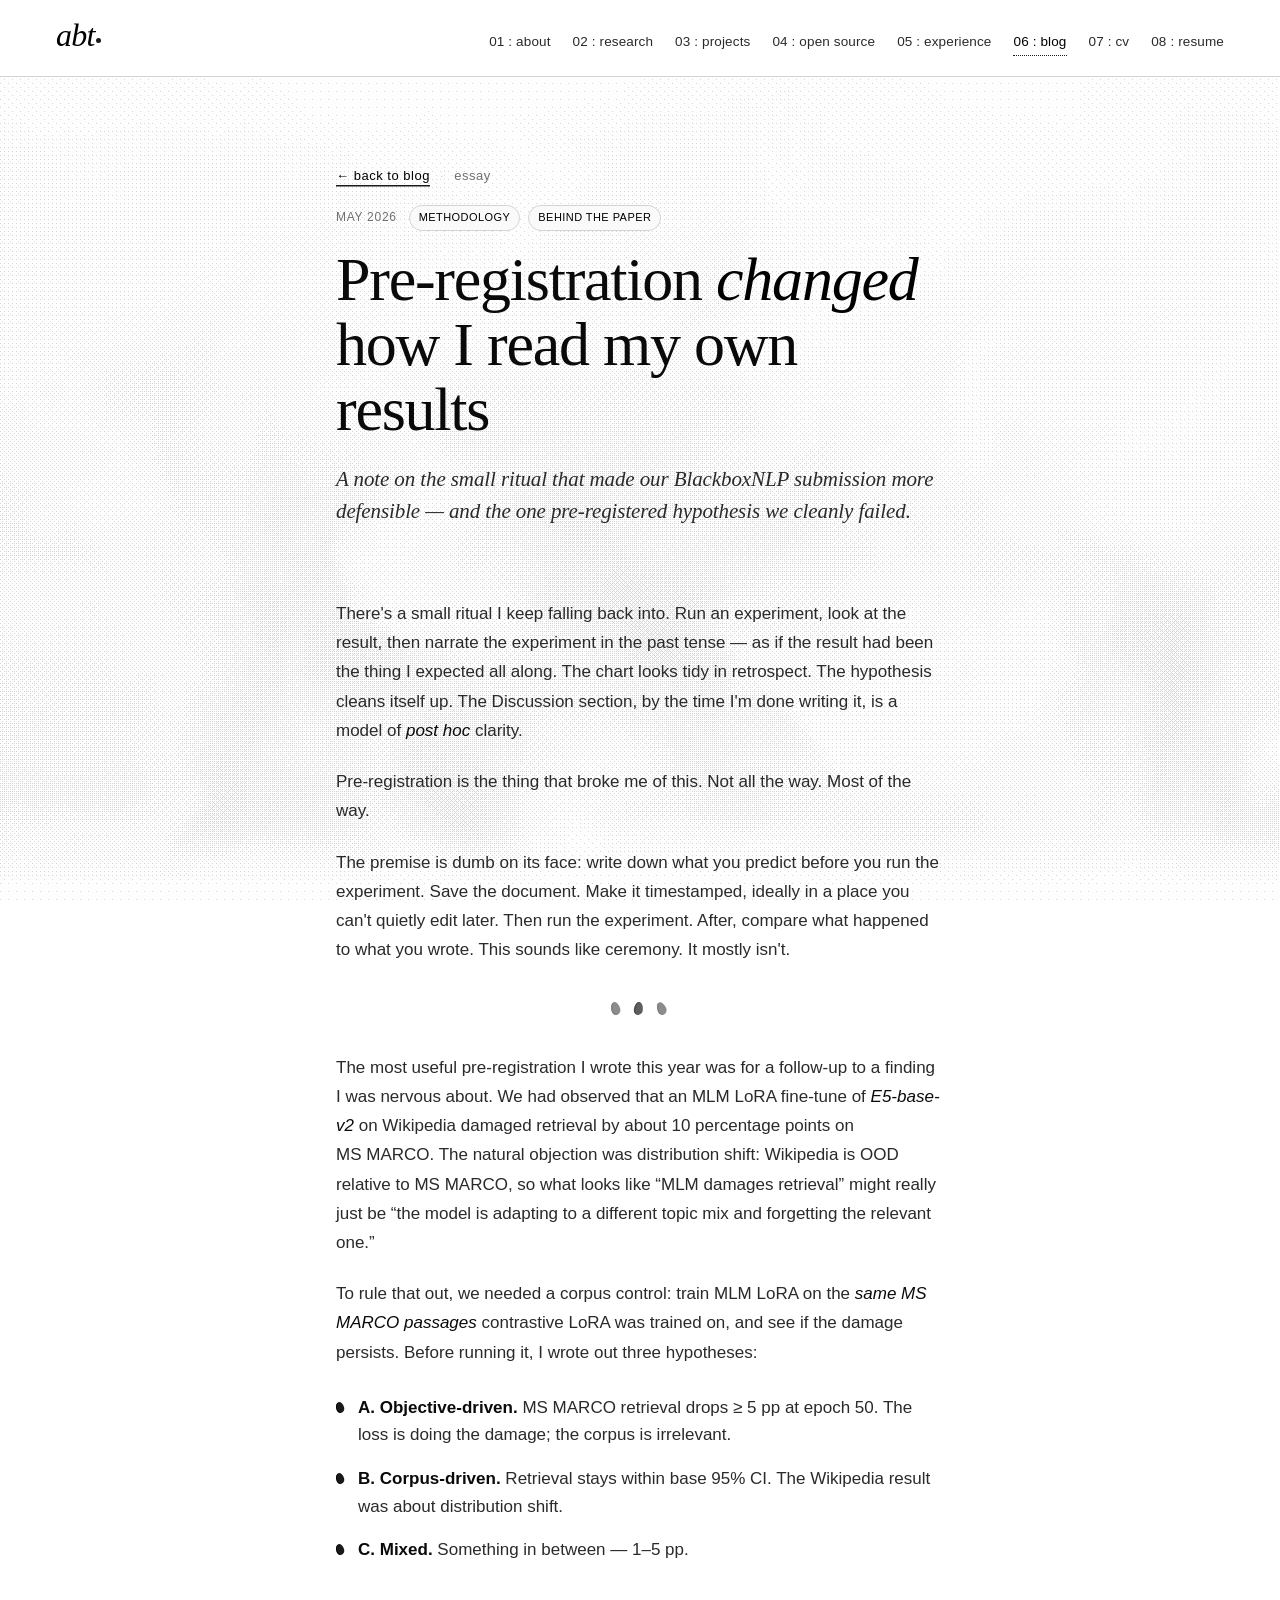
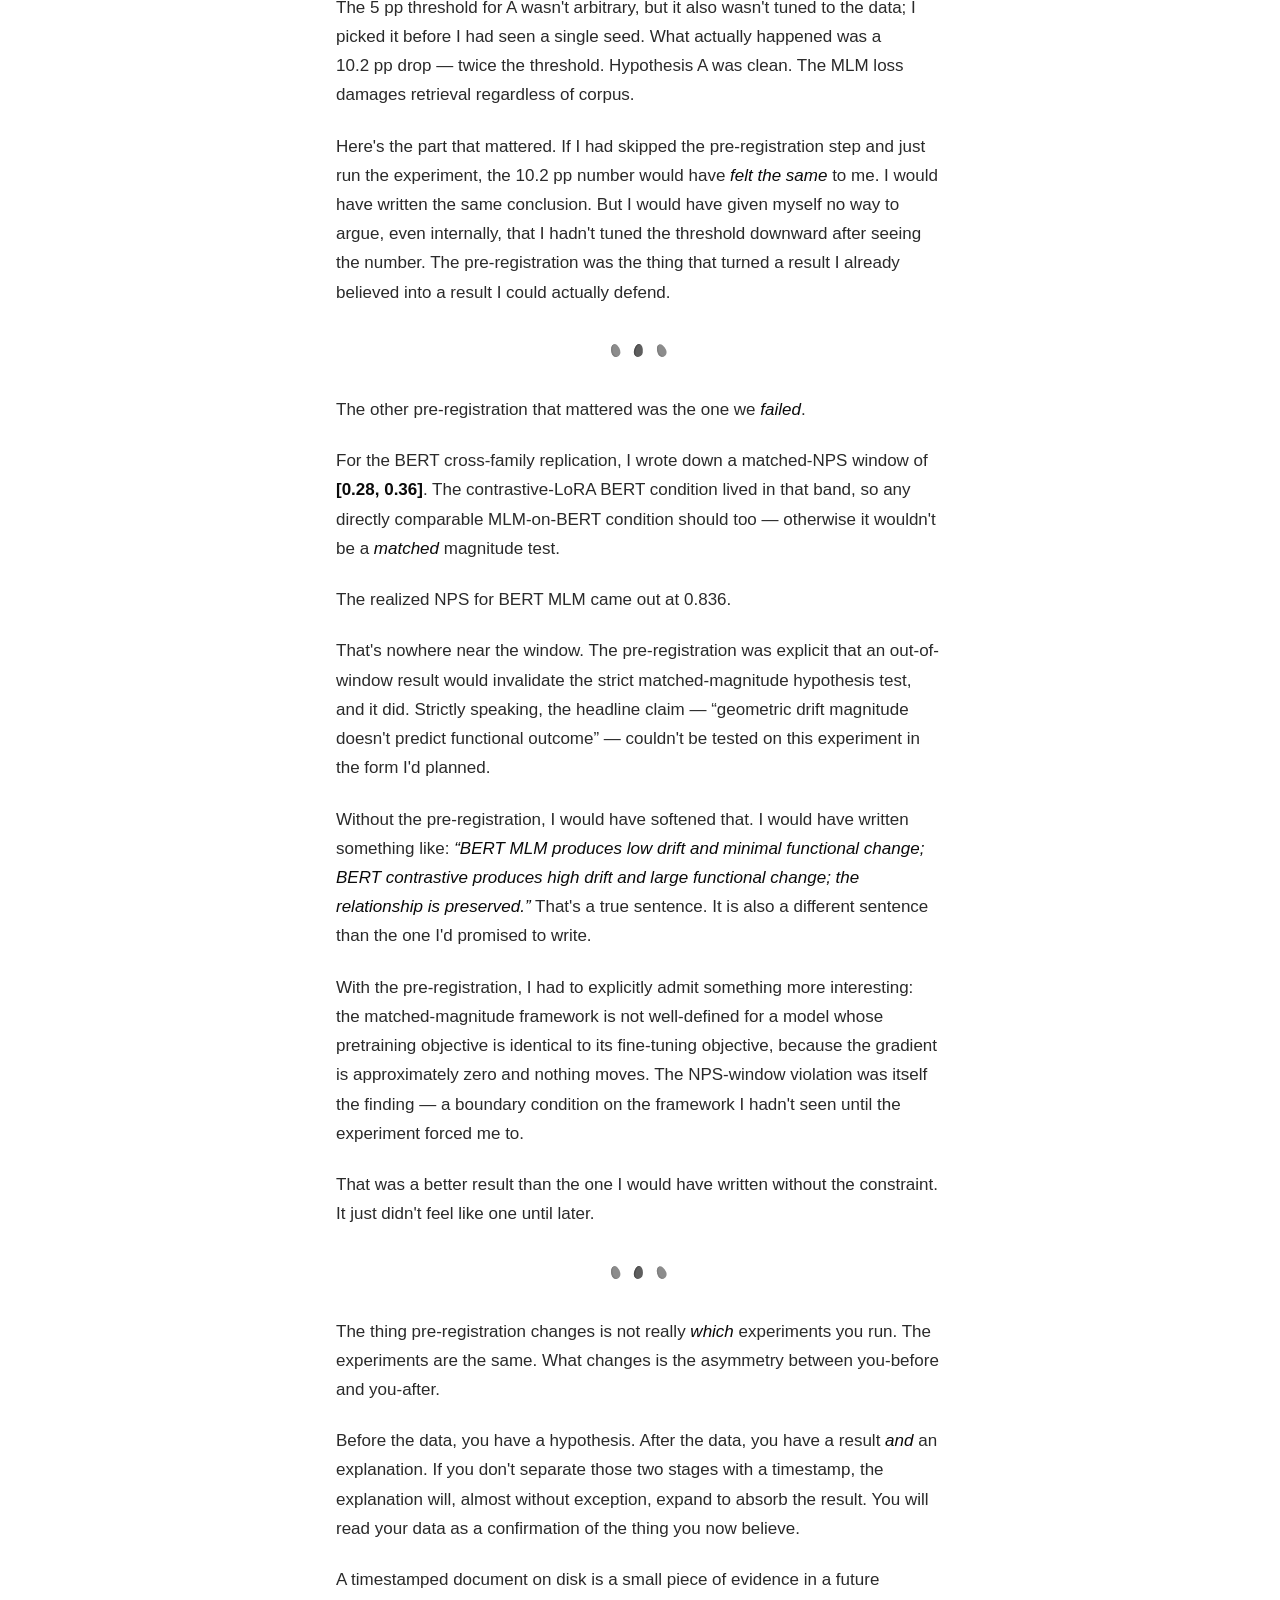
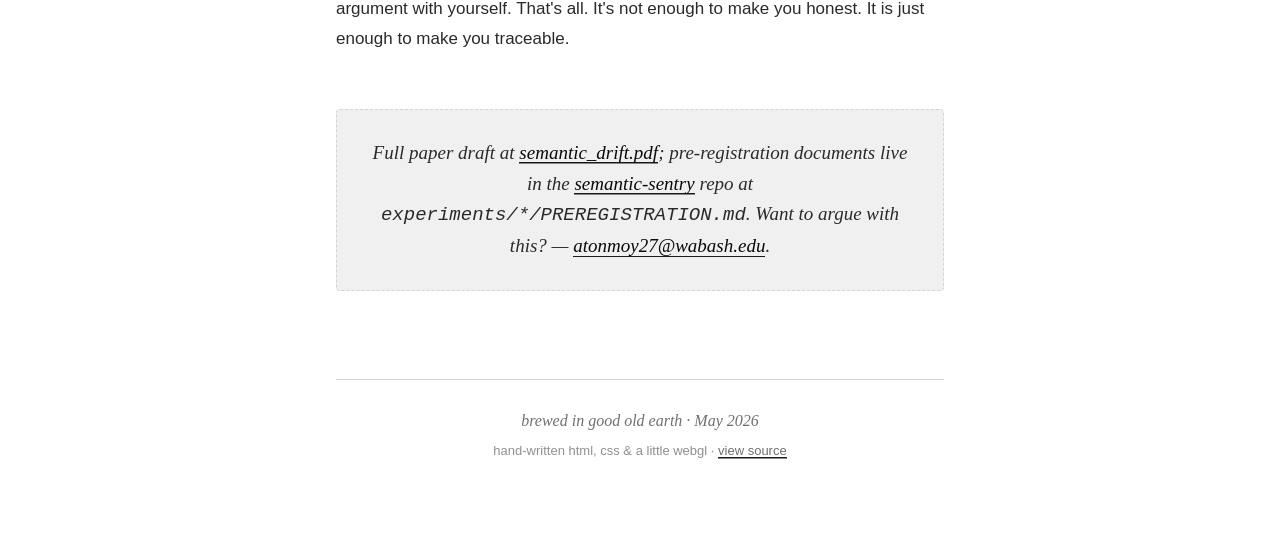
<file: blog/pre-registration/index.html>
<!doctype html>
<html lang="en">
  <head>
    <meta charset="utf-8" />
    <meta name="viewport" content="width=device-width, initial-scale=1" />
    <title>
      Pre-registration changed how I read my own results &mdash; Abdul Basit Tonmoy
    </title>
    <meta
      name="description"
      content="A short essay on the role pre-registered hypotheses played in the BlackboxNLP submission on geometric drift metrics — including the one window we cleanly failed."
    />
    <meta name="theme-color" content="#ffffff" />

    <link rel="icon" href="../../assets/img/favicon.svg" type="image/svg+xml" />
    <link rel="apple-touch-icon" href="../../assets/img/favicon.svg" />

    <link rel="preconnect" href="https://fonts.googleapis.com" />
    <link rel="preconnect" href="https://fonts.gstatic.com" crossorigin />
    <link
      href="https://fonts.googleapis.com/css2?family=Caveat:wght@500;600&family=IBM+Plex+Mono:ital,wght@0,400;0,500;1,400&family=IBM+Plex+Sans:ital,wght@0,400;0,500;0,600;1,400&family=IBM+Plex+Serif:ital,wght@0,400;0,500;0,600;1,400;1,500&display=swap"
      rel="stylesheet"
    />

    <link rel="stylesheet" href="../../styles.css" />
  </head>

  <body>
    <header class="topnav">
      <a href="../../index.html" class="brand">
        <span class="brand-glyph">abt</span>
      </a>
      <nav class="nav-list" aria-label="primary">
        <a href="../../index.html#about">01 : about</a>
        <a href="../../research/index.html">02 : research</a>
        <a href="../../projects/index.html">03 : projects</a>
        <a href="../../oss/index.html">04 : open source</a>
        <a href="../../experience/index.html">05 : experience</a>
        <a href="../index.html" aria-current="page">06 : blog</a>
        <a href="https://drive.google.com/drive/folders/1XuUOrKwvbpiu9fPLoT7gOQi841PWO5Fw?usp=sharing">07 : cv</a>
        <a href="https://drive.google.com/drive/folders/1CNJVHpJBf2k5RYKV4sfGT2qE45m3qys4?usp=sharing">08 : resume</a>
      </nav>
    </header>

    <main class="page" id="top">
      <header class="page-header">
        <p class="page-eyebrow">
          <a href="../index.html" class="back-link">&larr; back to blog</a>
          <span class="dot">&middot;</span>
          <span>essay</span>
        </p>

        <div class="post-tags-row">
          <span class="post-date">May 2026</span>
          <span class="post-tag">methodology</span>
          <span class="post-tag">behind the paper</span>
        </div>

        <h1 class="page-title">
          Pre-registration <em>changed</em> how I read my own results
        </h1>

        <p class="post-deck">
          A note on the small ritual that made our BlackboxNLP submission
          more defensible &mdash; and the one pre-registered hypothesis we
          cleanly failed.
        </p>
      </header>

      <article class="post-body">
        <p>
          There's a small ritual I keep falling back into. Run an
          experiment, look at the result, then narrate the experiment in
          the past tense &mdash; as if the result had been the thing I
          expected all along. The chart looks tidy in retrospect. The
          hypothesis cleans itself up. The Discussion section, by the time
          I'm done writing it, is a model of <em>post hoc</em> clarity.
        </p>

        <p>
          Pre-registration is the thing that broke me of this. Not all the
          way. Most of the way.
        </p>

        <p>
          The premise is dumb on its face: write down what you predict
          before you run the experiment. Save the document. Make it
          timestamped, ideally in a place you can't quietly edit later.
          Then run the experiment. After, compare what happened to what
          you wrote. This sounds like ceremony. It mostly isn't.
        </p>

        <div class="section-break" aria-hidden="true">
          <span></span><span></span><span></span>
        </div>

        <p>
          The most useful pre-registration I wrote this year was for a
          follow-up to a finding I was nervous about. We had observed that
          an MLM LoRA fine-tune of <em>E5-base-v2</em> on Wikipedia damaged
          retrieval by about 10 percentage points on MS&nbsp;MARCO. The
          natural objection was distribution shift: Wikipedia is OOD
          relative to MS&nbsp;MARCO, so what looks like &ldquo;MLM damages
          retrieval&rdquo; might really just be &ldquo;the model is
          adapting to a different topic mix and forgetting the relevant
          one.&rdquo;
        </p>

        <p>
          To rule that out, we needed a corpus control: train MLM LoRA on
          the <em>same MS MARCO passages</em> contrastive LoRA was trained
          on, and see if the damage persists. Before running it, I wrote
          out three hypotheses:
        </p>

        <ul class="post-list">
          <li>
            <strong>A. Objective-driven.</strong> MS&nbsp;MARCO retrieval
            drops &ge;&nbsp;5&nbsp;pp at epoch 50. The loss is doing the
            damage; the corpus is irrelevant.
          </li>
          <li>
            <strong>B. Corpus-driven.</strong> Retrieval stays within base
            95% CI. The Wikipedia result was about distribution shift.
          </li>
          <li>
            <strong>C. Mixed.</strong> Something in between &mdash;
            1&ndash;5&nbsp;pp.
          </li>
        </ul>

        <p>
          The 5&nbsp;pp threshold for A wasn't arbitrary, but it also
          wasn't tuned to the data; I picked it before I had seen a single
          seed. What actually happened was a 10.2&nbsp;pp drop &mdash;
          twice the threshold. Hypothesis A was clean. The MLM loss
          damages retrieval regardless of corpus.
        </p>

        <p>
          Here's the part that mattered. If I had skipped the
          pre-registration step and just run the experiment, the
          10.2&nbsp;pp number would have <em>felt the same</em> to me. I
          would have written the same conclusion. But I would have given
          myself no way to argue, even internally, that I hadn't tuned the
          threshold downward after seeing the number. The pre-registration
          was the thing that turned a result I already believed into a
          result I could actually defend.
        </p>

        <div class="section-break" aria-hidden="true">
          <span></span><span></span><span></span>
        </div>

        <p>
          The other pre-registration that mattered was the one we
          <em>failed</em>.
        </p>

        <p>
          For the BERT cross-family replication, I wrote down a matched-NPS
          window of <strong>[0.28, 0.36]</strong>. The
          contrastive-LoRA BERT condition lived in that band, so any
          directly comparable MLM-on-BERT condition should too &mdash;
          otherwise it wouldn't be a <em>matched</em> magnitude test.
        </p>

        <p>The realized NPS for BERT MLM came out at 0.836.</p>

        <p>
          That's nowhere near the window. The pre-registration was explicit
          that an out-of-window result would invalidate the strict
          matched-magnitude hypothesis test, and it did. Strictly speaking,
          the headline claim &mdash; &ldquo;geometric drift magnitude
          doesn't predict functional outcome&rdquo; &mdash; couldn't be
          tested on this experiment in the form I'd planned.
        </p>

        <p>
          Without the pre-registration, I would have softened that. I would
          have written something like: <em>&ldquo;BERT MLM produces low
          drift and minimal functional change; BERT contrastive produces
          high drift and large functional change; the relationship is
          preserved.&rdquo;</em> That's a true sentence. It is also a
          different sentence than the one I'd promised to write.
        </p>

        <p>
          With the pre-registration, I had to explicitly admit something
          more interesting: the matched-magnitude framework is not
          well-defined for a model whose pretraining objective is identical
          to its fine-tuning objective, because the gradient is
          approximately zero and nothing moves. The NPS-window violation
          was itself the finding &mdash; a boundary condition on the
          framework I hadn't seen until the experiment forced me to.
        </p>

        <p>
          That was a better result than the one I would have written
          without the constraint. It just didn't feel like one until later.
        </p>

        <div class="section-break" aria-hidden="true">
          <span></span><span></span><span></span>
        </div>

        <p>
          The thing pre-registration changes is not really
          <em>which</em> experiments you run. The experiments are the same.
          What changes is the asymmetry between you-before and you-after.
        </p>

        <p>
          Before the data, you have a hypothesis. After the data, you have
          a result <em>and</em> an explanation. If you don't separate those
          two stages with a timestamp, the explanation will, almost without
          exception, expand to absorb the result. You will read your data
          as a confirmation of the thing you now believe.
        </p>

        <p>
          A timestamped document on disk is a small piece of evidence in a
          future argument with yourself. That's all. It's not enough to
          make you honest. It is just enough to make you traceable.
        </p>
      </article>

      <section class="cta">
        <p class="cta-line">
          Full paper draft at
          <a href="../../assets/papers/semantic-drift.pdf">semantic_drift.pdf</a>;
          pre-registration documents live in the
          <a href="https://github.com/abtonmoy/semantic-sentry">semantic-sentry</a>
          repo at <code>experiments/*/PREREGISTRATION.md</code>. Want to
          argue with this? &mdash;
          <a href="mailto:atonmoy27@wabash.edu">atonmoy27@wabash.edu</a>.
        </p>
      </section>

      <footer class="footer">
        <p class="signoff">
          brewed in good old earth &middot; May 2026
        </p>
        <p class="signoff small">
          hand-written html, css &amp; a little webgl &middot;
          <a href="https://github.com/abtonmoy">view source</a>
        </p>
      </footer>
    </main>

    <script src="../../assets/js/bg.js" data-steam="post" defer></script>
  </body>
</html>
</file>
<file: styles.css>
:root {
  /* black & white palette */
  --oat: #ffffff;          /* page bg */
  --foam: #fafafa;         /* slightly off-white surface */
  --cream: #f0f0f0;        /* card surface */
  --espresso: #0a0a0a;     /* primary text — near black */
  --espresso-soft: #2a2a2a;
  --latte: #707070;        /* muted — mid grey */
  --latte-light: #909090;
  --crema: #1a1a1a;        /* accent — dark grey */
  --crema-deep: #000000;   /* hover state — pure black */
  --grounds: #d4d4d4;      /* rule lines */
  --grounds-soft: #e6e6e6;

  --serif: "Fraunces", "Iowan Old Style", "Sitka Text", Cambria, Georgia,
    serif;
  --sans: "DM Sans", -apple-system, BlinkMacSystemFont, "Segoe UI", Roboto,
    sans-serif;
  --hand: "Caveat", "Bradley Hand", "Marker Felt", cursive;

  --measure: 720px;
  --pad-x: 56px;
}

* {
  box-sizing: border-box;
}

html,
body {
  margin: 0;
  padding: 0;
  background: var(--oat);
  color: var(--espresso);
}

body {
  font-family: var(--sans);
  font-size: 17px;
  line-height: 1.62;
  font-feature-settings: "kern", "liga", "ss01";
  text-rendering: optimizeLegibility;
  -webkit-font-smoothing: antialiased;
  -moz-osx-font-smoothing: grayscale;
  min-height: 100vh;
}

/* very faint paper warmth */
body::before {
  content: "";
  position: fixed;
  inset: 0;
  pointer-events: none;
  z-index: 0;
  opacity: 0.4;
  background-image: url("data:image/svg+xml;utf8,<svg xmlns='http://www.w3.org/2000/svg' width='200' height='200'><filter id='n'><feTurbulence type='fractalNoise' baseFrequency='0.9' numOctaves='2' seed='5'/><feColorMatrix values='0 0 0 0 0.2  0 0 0 0 0.2  0 0 0 0 0.2  0 0 0 0.06 0'/></filter><rect width='100%25' height='100%25' filter='url(%23n)'/></svg>");
  mix-blend-mode: multiply;
}

a {
  color: var(--espresso);
  text-decoration: none;
  background-image: linear-gradient(var(--crema), var(--crema));
  background-repeat: no-repeat;
  background-position: 0 100%;
  background-size: 100% 1.5px;
  transition: color 180ms ease, background-size 180ms ease;
  padding-bottom: 1px;
}

a:hover,
a:focus-visible {
  color: var(--crema-deep);
  background-size: 100% 3px;
}

em,
i {
  font-style: italic;
}

s,
del {
  text-decoration: line-through;
  text-decoration-color: var(--crema);
  text-decoration-thickness: 1.5px;
  color: var(--latte);
}

::selection {
  background: var(--grounds-soft);
  color: var(--espresso);
}

/* ---------- Top nav ---------- */

.topnav {
  position: sticky;
  top: 0;
  z-index: 10;
  display: flex;
  justify-content: space-between;
  align-items: baseline;
  padding: 20px var(--pad-x);
  background: rgba(255, 255, 255, 0.92);
  backdrop-filter: saturate(140%) blur(8px);
  -webkit-backdrop-filter: saturate(140%) blur(8px);
  border-bottom: 1px solid var(--grounds);
  flex-wrap: wrap;
  gap: 12px 28px;
}

.brand {
  display: inline-flex;
  align-items: center;
  gap: 9px;
  font-family: var(--serif);
  font-style: italic;
  font-weight: 500;
  font-size: 18px;
  letter-spacing: -0.005em;
  color: var(--espresso);
  background: none;
}

.brand:hover {
  color: var(--crema-deep);
  background: none;
}

.brand-glyph {
  display: inline-flex;
  align-items: baseline;
  font-family: "Instrument Serif", "Fraunces", "EB Garamond", serif;
  font-style: italic;
  font-weight: 400;
  font-size: 32px;
  line-height: 0.85;
  letter-spacing: -0.025em;
  color: var(--crema-deep);
  position: relative;
  padding: 2px 4px 0 0;
  transform-origin: center bottom;
  transition: transform 360ms cubic-bezier(0.22, 1, 0.36, 1),
    color 220ms ease, letter-spacing 240ms ease;
}

/* the small dot accent — its own typographic mark, not a period */
.brand-glyph::after {
  content: "";
  position: absolute;
  right: -2px;
  bottom: 6px;
  width: 5px;
  height: 5px;
  border-radius: 50%;
  background: var(--crema);
  transition: background 220ms ease, transform 360ms cubic-bezier(0.22, 1, 0.36, 1);
}

.brand:hover .brand-glyph {
  color: var(--espresso);
  transform: rotate(-4deg);
  letter-spacing: 0;
}

.brand:hover .brand-glyph::after {
  background: var(--espresso);
  transform: translateY(-2px);
}


.nav-list {
  display: flex;
  flex-wrap: wrap;
  gap: 22px;
  font-family: var(--sans);
  font-size: 13.5px;
  font-weight: 500;
  letter-spacing: 0.01em;
}

.nav-list a {
  color: var(--espresso-soft);
  background: none;
  padding-bottom: 2px;
  border-bottom: 1px dotted transparent;
  transition: color 180ms ease, border-color 180ms ease;
}

.nav-list a:hover,
.nav-list a:focus-visible {
  color: var(--crema-deep);
  border-bottom-color: var(--crema);
  background: none;
}

/* ---------- Page ---------- */

.page {
  position: relative;
  z-index: 1;
  max-width: var(--measure);
  margin: 0 auto;
  padding: 88px var(--pad-x) 88px;
  opacity: 0;
  transform: translateY(6px);
  animation: rise 700ms cubic-bezier(0.2, 0.7, 0.2, 1) 80ms forwards;
}

@keyframes rise {
  to {
    opacity: 1;
    transform: none;
  }
}

@media (prefers-reduced-motion: reduce) {
  .page {
    animation: none;
    opacity: 1;
    transform: none;
  }
}

/* ---------- Hero ---------- */

.hero {
  position: relative;
  margin-bottom: 80px;
}

.hero-grid {
  display: grid;
  grid-template-columns: minmax(0, 1fr) auto;
  grid-template-areas:
    "greeting avatar"
    "title    avatar"
    "rotator  rotator"
    "identity ."
    "contact  .";
  column-gap: 40px;
  row-gap: 0;
  align-items: start;
}

.hero .greeting { grid-area: greeting; }
.hero .title { grid-area: title; }
.hero .rotating-line { grid-area: rotator; }
.hero .identity { grid-area: identity; }
.hero .contact { grid-area: contact; }
.hero .hero-avatar { grid-area: avatar; }

.hero-avatar {
  position: relative;
  width: 180px;
  height: 180px;
  margin: 6px 0 0;
  flex-shrink: 0;
}

.stain-ring {
  position: absolute;
  inset: -20px;
  width: calc(100% + 40px);
  height: calc(100% + 40px);
  opacity: 0.32;
  pointer-events: none;
  transform: rotate(8deg);
  z-index: 0;
}

.avatar {
  position: relative;
  z-index: 1;
  width: 100%;
  height: 100%;
  border-radius: 50%;
  object-fit: cover;
  border: 4px solid var(--foam);
  box-shadow: 0 1px 0 var(--grounds), 0 8px 24px -12px rgba(0, 0, 0, 0.2);
  transform: rotate(-2deg);
  transition: transform 280ms ease;
}

.hero-avatar:hover .avatar {
  transform: rotate(0deg);
}

.greeting {
  font-family: var(--hand);
  font-size: 32px;
  color: var(--crema-deep);
  margin: 0 0 -6px;
  transform: rotate(-2.5deg);
  display: inline-block;
}

.title {
  font-family: var(--serif);
  font-weight: 400;
  font-variation-settings: "opsz" 144, "SOFT" 30;
  font-size: clamp(36px, 6vw, 58px);
  line-height: 1.04;
  letter-spacing: -0.02em;
  margin: 0 0 28px;
  color: var(--espresso);
}

.title .name {
  font-style: italic;
  font-weight: 500;
  color: var(--crema-deep);
  font-variation-settings: "opsz" 144, "SOFT" 80;
}

.identity {
  font-family: var(--sans);
  font-size: 19px;
  line-height: 1.62;
  color: var(--espresso-soft);
  margin: 0 0 28px;
  max-width: 58ch;
}

.identity em {
  font-style: italic;
  color: var(--espresso);
}

/* ---------- Rotating identity (Kylie-style) ---------- */

.rotating-line {
  font-family: var(--serif);
  font-style: italic;
  font-weight: 400;
  font-size: clamp(20px, 2.6vw, 28px);
  line-height: 1.25;
  margin: 4px 0 22px;
  color: var(--crema-deep);
  font-variation-settings: "opsz" 100, "SOFT" 70;
}

.rotator {
  position: relative;
  display: block;
  width: 100%;
  min-height: 1.35em;
  overflow: hidden;
}

.rotator > span {
  position: absolute;
  left: 0;
  top: 0;
  white-space: nowrap;
  clip-path: inset(0 100% 0 0);
  opacity: 1;
  animation: typewriter-delete 15s infinite;
  will-change: clip-path;
}

/* terminal cursor at the end of each phrase — revealed by the same
   clip-path so it visually leads the typing/deleting */
.rotator > span::after {
  content: "";
  display: inline-block;
  width: 2px;
  height: 0.9em;
  margin-left: 4px;
  vertical-align: -0.08em;
  background: var(--crema-deep);
  animation: cursor-blink 0.62s steps(2, end) infinite;
}

.rotator > span:nth-child(1) { animation-delay: 0s; }
.rotator > span:nth-child(2) { animation-delay: 5s; }
.rotator > span:nth-child(3) { animation-delay: 10s; }

@keyframes typewriter-delete {
  /* slot start: hidden, about to type */
  0% {
    clip-path: inset(0 100% 0 0);
    animation-timing-function: steps(14, end);
  }
  /* typing done — 14 "syllable" steps revealed left-to-right */
  10% {
    clip-path: inset(0 0 0 0);
    animation-timing-function: linear;
  }
  /* hold for reading */
  20% {
    clip-path: inset(0 0 0 0);
    animation-timing-function: steps(12, end);
  }
  /* deletion done — clip recedes from the right, character by character */
  28% {
    clip-path: inset(0 100% 0 0);
    animation-timing-function: linear;
  }
  /* hidden for rest of cycle */
  33.4%,
  100% {
    clip-path: inset(0 100% 0 0);
  }
}

@keyframes cursor-blink {
  to {
    opacity: 0;
  }
}

@media (prefers-reduced-motion: reduce) {
  .rotator > span {
    animation: none;
    clip-path: none;
    opacity: 0;
  }
  .rotator > span:first-child {
    opacity: 1;
  }
  .rotator > span::after {
    animation: none;
  }
}

.contact {
  font-family: var(--sans);
  font-size: 15px;
  margin: 0;
  color: var(--latte);
}

.contact a {
  color: var(--espresso);
  font-weight: 500;
}

.contact .dot {
  display: inline-block;
  margin: 0 10px;
  color: var(--grounds);
}

/* ---------- Currently brewing ---------- */

.currently {
  margin-bottom: 88px;
  padding: 32px 36px;
  background: var(--foam);
  border: 1px solid var(--grounds);
  border-radius: 4px;
  position: relative;
}

.brewing {
  display: flex;
  align-items: center;
  gap: 14px;
  margin: 0 0 18px;
  font-family: var(--serif);
  font-style: italic;
  font-weight: 500;
  font-size: 22px;
  color: var(--crema-deep);
  font-variation-settings: "opsz" 144, "SOFT" 60;
}

.steam {
  display: inline-flex;
  align-items: flex-end;
  gap: 3px;
  height: 22px;
  margin-bottom: 2px;
}

.steam span {
  display: block;
  width: 2px;
  height: 14px;
  background: var(--crema);
  border-radius: 2px;
  opacity: 0.6;
  animation: steam 2.6s ease-in-out infinite;
}

.steam span:nth-child(2) {
  height: 18px;
  animation-delay: 0.3s;
}

.steam span:nth-child(3) {
  height: 12px;
  animation-delay: 0.6s;
}

@keyframes steam {
  0%,
  100% {
    transform: translateY(0) scaleY(1);
    opacity: 0.3;
  }
  50% {
    transform: translateY(-4px) scaleY(1.15);
    opacity: 0.75;
  }
}

@media (prefers-reduced-motion: reduce) {
  .steam span {
    animation: none;
  }
}

.now-list {
  list-style: none;
  padding: 0;
  margin: 0;
}

.now-list li {
  position: relative;
  padding: 6px 0 6px 22px;
  color: var(--espresso-soft);
  font-size: 16px;
}

.now-list li::before {
  content: "";
  position: absolute;
  left: 0;
  top: 14px;
  width: 8px;
  height: 11px;
  background: var(--crema);
  border-radius: 50% 50% 50% 50% / 60% 60% 40% 40%;
  transform: rotate(-15deg);
  box-shadow: inset 1px 0 0 var(--crema-deep);
}

.now-list em {
  font-style: italic;
  color: var(--espresso);
  font-weight: 500;
}

/* ---------- Block (section) ---------- */

.block {
  margin-bottom: 72px;
}

.block-title {
  font-family: var(--serif);
  font-style: italic;
  font-weight: 500;
  font-size: 30px;
  letter-spacing: -0.015em;
  margin: 0 0 28px;
  color: var(--espresso);
  font-variation-settings: "opsz" 144, "SOFT" 60;
  padding-bottom: 14px;
  border-bottom: 1px solid var(--grounds);
  display: flex;
  align-items: baseline;
  gap: 12px;
}

.block-title .num {
  font-family: var(--sans);
  font-style: normal;
  font-weight: 500;
  font-size: 14px;
  letter-spacing: 0.06em;
  color: var(--crema-deep);
  text-transform: uppercase;
}

.block-title .see-all {
  margin-left: auto;
  font-family: var(--sans);
  font-style: normal;
  font-weight: 500;
  font-size: 13px;
  letter-spacing: 0.02em;
  color: var(--crema-deep);
  background-image: linear-gradient(var(--crema), var(--crema));
  background-size: 100% 1.5px;
}

.block-title .see-all:hover {
  background-size: 100% 3px;
  color: var(--espresso);
}

/* ---------- Publications ---------- */

.pubs {
  list-style: none;
  margin: 0;
  padding: 0;
}

.pub {
  padding: 22px 0;
  border-bottom: 1px dashed var(--grounds);
}

.pub:last-child {
  border-bottom: none;
  padding-bottom: 0;
}

.pub-meta {
  display: flex;
  flex-wrap: wrap;
  gap: 8px;
  margin-bottom: 10px;
  font-family: var(--sans);
  font-size: 12px;
  letter-spacing: 0.04em;
  text-transform: uppercase;
}

.pub-meta .year,
.pub-meta .venue,
.pub-meta .status {
  padding: 3px 9px;
  border-radius: 999px;
  background: var(--foam);
  border: 1px solid var(--grounds);
  color: var(--latte);
}

.pub-meta .venue {
  color: var(--crema-deep);
  border-color: var(--grounds);
  background: var(--cream);
}

.pub-meta .status {
  font-style: italic;
  text-transform: none;
  letter-spacing: 0.02em;
  color: var(--espresso-soft);
}

.pub-title {
  font-family: var(--serif);
  font-weight: 500;
  font-size: 22px;
  line-height: 1.28;
  letter-spacing: -0.012em;
  margin: 0 0 6px;
  color: var(--espresso);
  font-variation-settings: "opsz" 80, "SOFT" 50;
}

.pub-authors {
  margin: 0 0 10px;
  color: var(--latte);
  font-size: 15px;
}

.pub-links {
  margin: 0;
  font-family: var(--sans);
  font-size: 14px;
  display: flex;
  gap: 16px;
}

.pub-links a {
  color: var(--crema-deep);
  background-image: linear-gradient(var(--crema), var(--crema));
  background-size: 100% 1px;
}

.pub-links a:hover {
  background-size: 100% 2.5px;
}

/* ---------- Projects ---------- */

.projects {
  list-style: none;
  margin: 0;
  padding: 0;
}

.project {
  padding: 22px 0;
  border-bottom: 1px dashed var(--grounds);
}

.project:last-child {
  border-bottom: none;
  padding-bottom: 0;
}

.project-head {
  display: flex;
  justify-content: space-between;
  align-items: baseline;
  gap: 16px;
  margin-bottom: 10px;
}

.project-name {
  font-family: var(--serif);
  font-weight: 500;
  font-size: 24px;
  letter-spacing: -0.01em;
  margin: 0;
  color: var(--espresso);
  font-variation-settings: "opsz" 80, "SOFT" 60;
}

.project-tag {
  font-family: var(--sans);
  font-size: 12px;
  font-weight: 500;
  letter-spacing: 0.04em;
  text-transform: uppercase;
  color: var(--latte);
  white-space: nowrap;
}

.project-desc {
  margin: 0 0 14px;
  color: var(--espresso-soft);
  font-size: 16px;
  line-height: 1.62;
}

.stack {
  list-style: none;
  margin: 0;
  padding: 0;
  display: flex;
  flex-wrap: wrap;
  gap: 6px 8px;
}

.stack li {
  font-family: var(--sans);
  font-size: 12px;
  font-weight: 500;
  letter-spacing: 0.02em;
  color: var(--latte);
  padding: 4px 11px;
  background: var(--foam);
  border: 1px solid var(--grounds);
  border-radius: 999px;
}

/* ---------- Experience ---------- */

.experience {
  list-style: none;
  margin: 0;
  padding: 0;
}

.role {
  padding: 20px 0;
  border-bottom: 1px dashed var(--grounds);
}

.role:last-child {
  border-bottom: none;
  padding-bottom: 0;
}

.role-head {
  display: flex;
  justify-content: space-between;
  align-items: baseline;
  gap: 16px;
  margin-bottom: 4px;
}

.role-title {
  font-family: var(--serif);
  font-weight: 500;
  font-size: 19px;
  margin: 0;
  color: var(--espresso);
  font-variation-settings: "opsz" 80, "SOFT" 50;
}

.role-when {
  font-family: var(--sans);
  font-size: 12px;
  font-weight: 500;
  letter-spacing: 0.04em;
  text-transform: uppercase;
  color: var(--latte);
  white-space: nowrap;
}

.role-where {
  margin: 0 0 8px;
  color: var(--latte);
  font-size: 15px;
}

.role-where em {
  color: var(--espresso-soft);
  font-style: italic;
}

.role-note {
  margin: 0;
  color: var(--espresso-soft);
  font-size: 16px;
}

/* ---------- Awards ---------- */

.awards {
  list-style: none;
  margin: 0;
  padding: 0;
}

.awards li {
  display: flex;
  justify-content: space-between;
  align-items: baseline;
  gap: 16px;
  padding: 12px 0 12px 26px;
  border-bottom: 1px dashed var(--grounds);
  position: relative;
}

.awards li:last-child {
  border-bottom: none;
}

.awards li::before {
  content: "";
  position: absolute;
  left: 0;
  top: 18px;
  width: 9px;
  height: 13px;
  background: var(--crema);
  border-radius: 50% 50% 50% 50% / 60% 60% 40% 40%;
  transform: rotate(-15deg);
  box-shadow: inset 1.5px 0 0 var(--crema-deep);
}

.award-name {
  color: var(--espresso);
}

.award-when {
  font-family: var(--sans);
  font-size: 12px;
  font-weight: 500;
  letter-spacing: 0.04em;
  text-transform: uppercase;
  color: var(--latte);
  text-align: right;
}

/* ---------- Coursework ---------- */

.course-group {
  margin-bottom: 24px;
}

.course-group:last-child {
  margin-bottom: 0;
}

.course-label {
  font-family: var(--serif);
  font-style: italic;
  font-size: 16px;
  color: var(--crema-deep);
  margin: 0 0 10px;
}

.chips {
  list-style: none;
  margin: 0;
  padding: 0;
  display: flex;
  flex-wrap: wrap;
  gap: 8px;
}

.chips li {
  font-family: var(--sans);
  font-size: 13px;
  font-weight: 500;
  color: var(--espresso-soft);
  padding: 6px 13px;
  background: var(--foam);
  border: 1px solid var(--grounds);
  border-radius: 999px;
  transition: border-color 180ms ease, background 180ms ease,
    color 180ms ease;
}

.chips li:hover {
  border-color: var(--crema);
  color: var(--crema-deep);
  background: var(--cream);
}

.chips-math li {
  border-style: dashed;
  background: var(--cream);
}

/* ---------- Current-page nav indicator ---------- */

.nav-list a[aria-current="page"] {
  color: var(--crema-deep);
  border-bottom-color: var(--crema);
}

/* ---------- Projects page header ---------- */

.page-header {
  margin-bottom: 72px;
}

.page-eyebrow {
  font-family: var(--sans);
  font-size: 13px;
  font-weight: 500;
  letter-spacing: 0.04em;
  color: var(--latte);
  margin: 0 0 18px;
  text-transform: lowercase;
  display: flex;
  align-items: center;
  gap: 10px;
}

.page-eyebrow .dot {
  color: var(--grounds);
}

.back-link {
  color: var(--crema-deep);
  background-image: linear-gradient(var(--crema), var(--crema));
  background-size: 100% 1.5px;
}

.page-title {
  font-family: var(--serif);
  font-weight: 400;
  font-size: clamp(38px, 6vw, 62px);
  line-height: 1.05;
  letter-spacing: -0.02em;
  margin: 0 0 22px;
  color: var(--espresso);
  font-variation-settings: "opsz" 144, "SOFT" 30;
}

.page-title em {
  font-style: italic;
  color: var(--crema-deep);
  font-weight: 500;
}

.page-lede {
  font-family: var(--sans);
  font-size: 18px;
  line-height: 1.6;
  color: var(--espresso-soft);
  margin: 0;
  max-width: 60ch;
}

/* ---------- Project links (project page) ---------- */

.project-links {
  margin: 14px 0 0;
  font-family: var(--sans);
  font-size: 14px;
  display: flex;
  gap: 16px;
  flex-wrap: wrap;
}

.project-links a {
  color: var(--crema-deep);
  background-image: linear-gradient(var(--crema), var(--crema));
  background-size: 100% 1px;
}

.project-links a::before {
  content: "→ ";
  color: var(--latte);
  margin-right: 2px;
}

.project-links a:hover {
  background-size: 100% 2.5px;
}

/* ---------- Post page (essay body) ---------- */

.post-tags-row {
  display: flex;
  flex-wrap: wrap;
  gap: 8px;
  align-items: center;
  margin-bottom: 16px;
}

.post-deck {
  font-family: var(--serif);
  font-style: italic;
  font-weight: 400;
  font-size: 21px;
  line-height: 1.5;
  letter-spacing: -0.005em;
  color: var(--espresso-soft);
  margin: 0 0 8px;
  max-width: 58ch;
  font-variation-settings: "opsz" 80, "SOFT" 60;
}

.post-body {
  max-width: 64ch;
}

.post-body p {
  margin: 0 0 22px;
  font-family: var(--sans);
  font-size: 17px;
  line-height: 1.72;
  color: var(--espresso-soft);
}

.post-body p:last-child {
  margin-bottom: 0;
}

.post-body em {
  font-style: italic;
  color: var(--espresso);
}

.post-body strong {
  font-weight: 600;
  color: var(--espresso);
}

.post-body a {
  color: var(--espresso);
}

.post-body code {
  font-family: "JetBrains Mono", "SFMono-Regular", ui-monospace, Menlo,
    Consolas, monospace;
  font-size: 0.88em;
  background: var(--foam);
  border: 1px solid var(--grounds);
  padding: 1px 6px;
  border-radius: 3px;
  color: var(--espresso);
}

.post-list {
  list-style: none;
  margin: 0 0 24px;
  padding: 0;
}

.post-list li {
  position: relative;
  padding: 5px 0 5px 22px;
  margin: 0 0 6px;
  font-family: var(--sans);
  font-size: 17px;
  line-height: 1.62;
  color: var(--espresso-soft);
}

.post-list li::before {
  content: "";
  position: absolute;
  left: 0;
  top: 13px;
  width: 8px;
  height: 11px;
  background: var(--crema);
  border-radius: 50% 50% 50% 50% / 60% 60% 40% 40%;
  transform: rotate(-15deg);
  box-shadow: inset 1px 0 0 var(--crema-deep);
}

/* Section break — three centred coffee-bean ornaments */
.section-break {
  display: flex;
  align-items: center;
  justify-content: center;
  gap: 14px;
  margin: 36px auto;
  height: 16px;
}

.section-break span {
  display: block;
  width: 9px;
  height: 13px;
  background: var(--crema);
  border-radius: 50% 50% 50% 50% / 60% 60% 40% 40%;
  transform: rotate(-15deg);
  box-shadow: inset 1.5px 0 0 var(--crema-deep);
  opacity: 0.5;
}

.section-break span:nth-child(2) {
  transform: rotate(8deg);
  opacity: 0.7;
}

.section-break span:nth-child(3) {
  transform: rotate(-22deg);
  opacity: 0.5;
}

/* ---------- Blog page: posts ---------- */

.posts {
  list-style: none;
  margin: 0;
  padding: 0;
}

.post {
  padding: 24px 0;
  border-bottom: 1px dashed var(--grounds);
}

.post:first-child {
  padding-top: 0;
}

.post:last-child {
  border-bottom: none;
  padding-bottom: 0;
}

.post-meta {
  display: flex;
  flex-wrap: wrap;
  gap: 8px;
  align-items: center;
  margin-bottom: 10px;
}

.post-date {
  font-family: var(--sans);
  font-size: 12px;
  font-weight: 500;
  letter-spacing: 0.06em;
  text-transform: uppercase;
  color: var(--latte);
  margin-right: 4px;
}

.post-tag {
  font-family: var(--sans);
  font-size: 11px;
  font-weight: 500;
  letter-spacing: 0.04em;
  text-transform: uppercase;
  color: var(--crema-deep);
  padding: 3px 9px;
  border: 1px solid var(--grounds);
  border-radius: 999px;
  background: var(--foam);
}

.post-tag-status {
  font-style: italic;
  text-transform: none;
  letter-spacing: 0.02em;
  color: var(--latte);
  background: transparent;
  border-color: var(--grounds);
}

.post-title {
  font-family: var(--serif);
  font-weight: 500;
  font-size: 23px;
  line-height: 1.28;
  letter-spacing: -0.012em;
  margin: 0 0 8px;
  color: var(--espresso);
  font-variation-settings: "opsz" 80, "SOFT" 50;
}

.post-title a {
  color: var(--espresso);
  background: none;
  transition: color 200ms ease;
}

.post-title a:hover,
.post-title a:focus-visible {
  color: var(--crema-deep);
  background: none;
}

.post-excerpt {
  margin: 0;
  color: var(--espresso-soft);
  font-size: 16px;
  line-height: 1.62;
  max-width: 64ch;
}

/* ---------- Research page: interests ---------- */

.interests {
  list-style: none;
  margin: 0;
  padding: 0;
}

.interest {
  padding: 20px 0;
  border-bottom: 1px dashed var(--grounds);
}

.interest:first-child {
  padding-top: 0;
}

.interest:last-child {
  border-bottom: none;
  padding-bottom: 0;
}

.interest-name {
  font-family: var(--serif);
  font-weight: 500;
  font-style: italic;
  font-size: 22px;
  letter-spacing: -0.005em;
  margin: 0 0 6px;
  color: var(--crema-deep);
  font-variation-settings: "opsz" 80, "SOFT" 60;
}

.interest-desc {
  margin: 0;
  color: var(--espresso-soft);
  font-size: 16px;
  line-height: 1.6;
  max-width: 62ch;
}

.interest-desc em {
  font-style: italic;
  color: var(--espresso);
}

/* ---------- Research page: detailed publication entries ---------- */

.pubs-detailed .pub {
  padding: 28px 0 32px;
}

.pubs-detailed .pub-title {
  font-size: 24px;
  line-height: 1.25;
}

.pub-abstract {
  margin: 12px 0 14px;
  color: var(--espresso-soft);
  font-size: 16px;
  line-height: 1.62;
  max-width: 64ch;
}

.pub-abstract em {
  font-style: italic;
  color: var(--espresso);
}

.contribution-label {
  font-family: var(--sans);
  font-size: 11px;
  font-weight: 500;
  letter-spacing: 0.14em;
  text-transform: uppercase;
  color: var(--crema-deep);
  margin: 14px 0 8px;
}

.pub-contributions {
  list-style: none;
  margin: 0 0 14px;
  padding: 0;
}

.pub-contributions li {
  position: relative;
  padding: 5px 0 5px 22px;
  color: var(--espresso-soft);
  font-size: 15.5px;
  line-height: 1.55;
  max-width: 62ch;
}

.pub-contributions li::before {
  content: "";
  position: absolute;
  left: 0;
  top: 13px;
  width: 8px;
  height: 11px;
  background: var(--crema);
  border-radius: 50% 50% 50% 50% / 60% 60% 40% 40%;
  transform: rotate(-15deg);
  box-shadow: inset 1px 0 0 var(--crema-deep);
}

/* ---------- Experience page: education ---------- */

.education {
  list-style: none;
  margin: 0;
  padding: 0;
}

.edu {
  padding: 18px 0;
  border-bottom: 1px dashed var(--grounds);
}

.edu:last-child {
  border-bottom: none;
  padding-bottom: 0;
}

.edu-head {
  display: flex;
  justify-content: space-between;
  align-items: baseline;
  gap: 16px;
  margin-bottom: 4px;
}

.edu-school {
  font-family: var(--serif);
  font-weight: 500;
  font-size: 20px;
  margin: 0;
  color: var(--espresso);
  font-variation-settings: "opsz" 80, "SOFT" 50;
}

.edu-when {
  font-family: var(--sans);
  font-size: 12px;
  font-weight: 500;
  letter-spacing: 0.04em;
  text-transform: uppercase;
  color: var(--latte);
  white-space: nowrap;
}

.edu-degree {
  margin: 0;
  font-family: var(--sans);
  font-size: 15px;
  color: var(--espresso-soft);
  font-style: italic;
}

/* small inline tag inside a chip — e.g., "native" next to a language */

.chip-tag {
  display: inline-block;
  margin-left: 6px;
  font-size: 10px;
  letter-spacing: 0.06em;
  text-transform: uppercase;
  color: var(--crema-deep);
  opacity: 0.85;
}

@media (max-width: 720px) {
  .edu-head {
    flex-direction: column;
    align-items: flex-start;
    gap: 2px;
  }
}

/* ---------- CTA on projects page ---------- */

.cta {
  margin: 56px 0;
  padding: 28px 32px;
  background: var(--cream);
  border: 1px dashed var(--grounds);
  border-radius: 4px;
  text-align: center;
}

.cta-line {
  font-family: var(--serif);
  font-style: italic;
  font-size: 19px;
  color: var(--espresso-soft);
  margin: 0;
  font-variation-settings: "opsz" 60, "SOFT" 50;
}

.cta-line a {
  color: var(--espresso);
  font-weight: 500;
}

/* ---------- Footer ---------- */

.footer {
  margin-top: 88px;
  padding-top: 28px;
  border-top: 1px solid var(--grounds);
  text-align: center;
}

.signoff {
  font-family: var(--serif);
  font-style: italic;
  font-size: 16px;
  color: var(--latte);
  margin: 0 0 6px;
}

.signoff.small {
  font-family: var(--sans);
  font-style: normal;
  font-size: 13px;
  color: var(--latte-light);
}

.signoff a {
  color: var(--latte);
}

/* ---------- Responsive ---------- */

@media (max-width: 720px) {
  :root {
    --pad-x: 22px;
  }

  .topnav {
    padding: 14px var(--pad-x);
    gap: 8px 16px;
  }

  .brand {
    font-size: 16px;
    flex-basis: 100%;
  }

  .nav-list {
    gap: 14px;
    font-size: 12.5px;
  }

  .page {
    padding-top: 56px;
    padding-bottom: 56px;
  }

  .hero-grid {
    grid-template-columns: 1fr;
    grid-template-areas:
      "avatar"
      "greeting"
      "title"
      "rotator"
      "identity"
      "contact";
    row-gap: 22px;
  }

  .hero-avatar {
    width: 130px;
    height: 130px;
  }

  .stain-ring {
    inset: -14px;
    width: calc(100% + 28px);
    height: calc(100% + 28px);
  }

  .block-title {
    flex-wrap: wrap;
  }

  .block-title .see-all {
    margin-left: 0;
    font-size: 12px;
  }

  .greeting {
    font-size: 28px;
  }

  .identity {
    font-size: 17px;
  }

  .currently {
    padding: 24px 22px;
  }

  .block-title {
    font-size: 26px;
  }

  .role-head {
    flex-direction: column;
    align-items: flex-start;
    gap: 2px;
  }

  .project-head {
    flex-direction: column;
    align-items: flex-start;
    gap: 4px;
  }

  .awards li {
    flex-direction: column;
    align-items: flex-start;
    gap: 2px;
  }

  .award-when {
    text-align: left;
  }

  .pub-title {
    font-size: 19px;
  }
}

@media (max-width: 440px) {
  .contact .dot {
    margin: 0 6px;
  }

  .contact {
    font-size: 14px;
  }

  .nav-list a {
    font-size: 12px;
  }
}

/* ---------- Print ---------- */

@media print {
  body::before,
  .topnav,
  .stain,
  .steam {
    display: none;
  }
  :root {
    --oat: #ffffff;
    --foam: #ffffff;
    --cream: #ffffff;
    --grounds: #cccccc;
  }
  .page {
    animation: none;
    opacity: 1;
    transform: none;
    padding: 24px;
    max-width: 100%;
  }
  a {
    color: var(--espresso) !important;
    background: none !important;
  }
}
</file>
